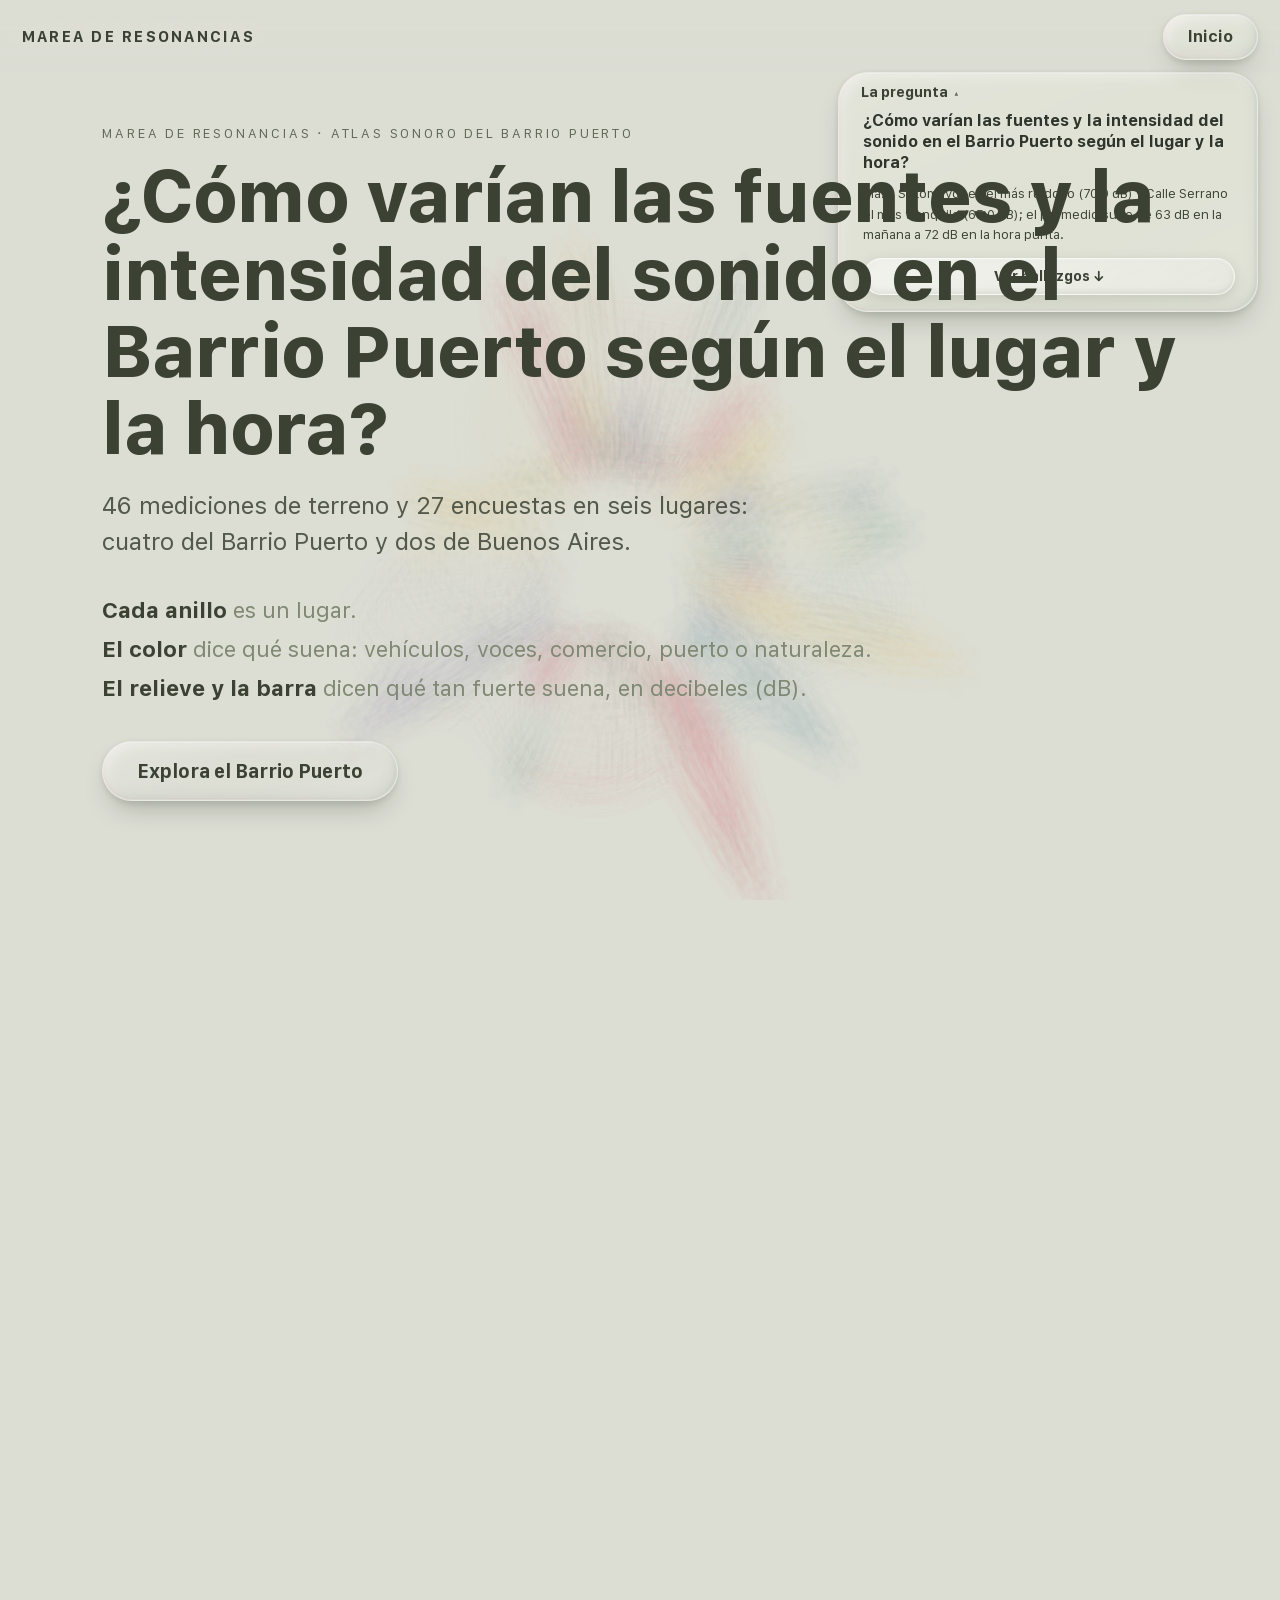
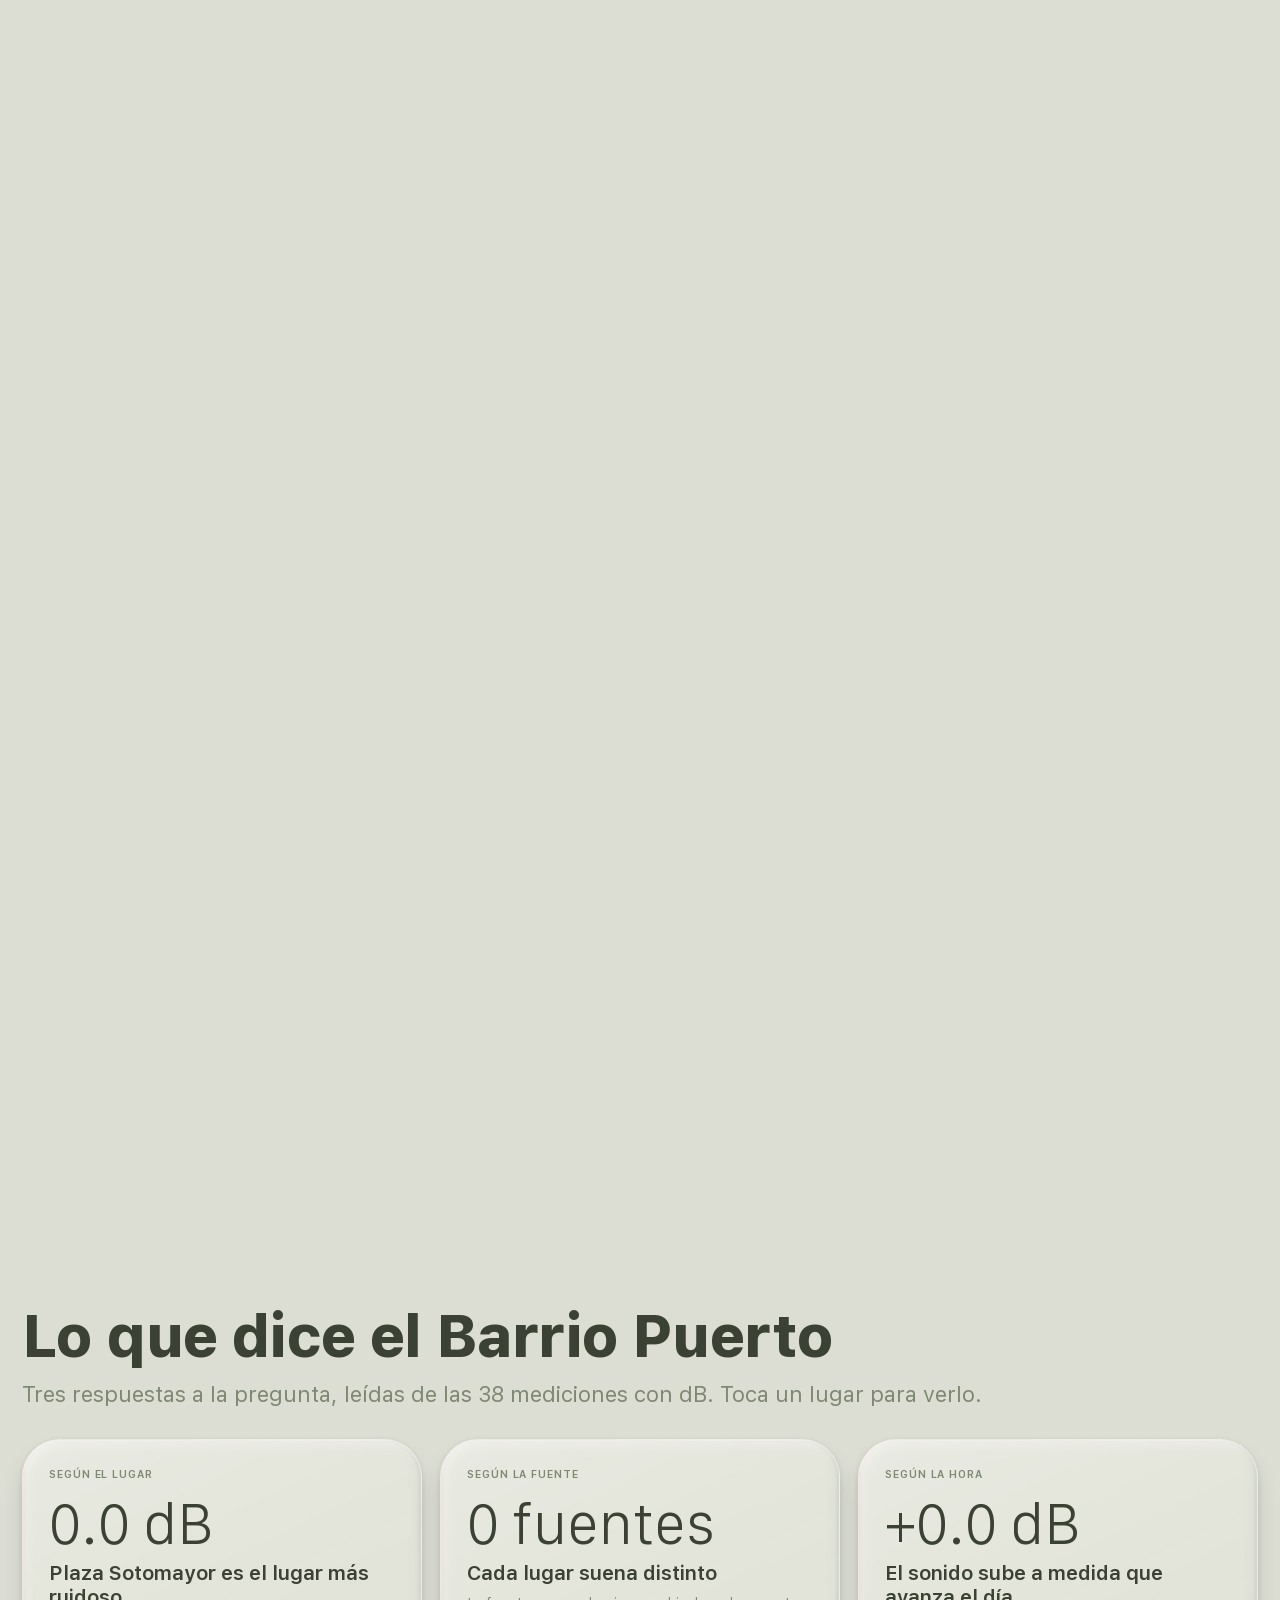
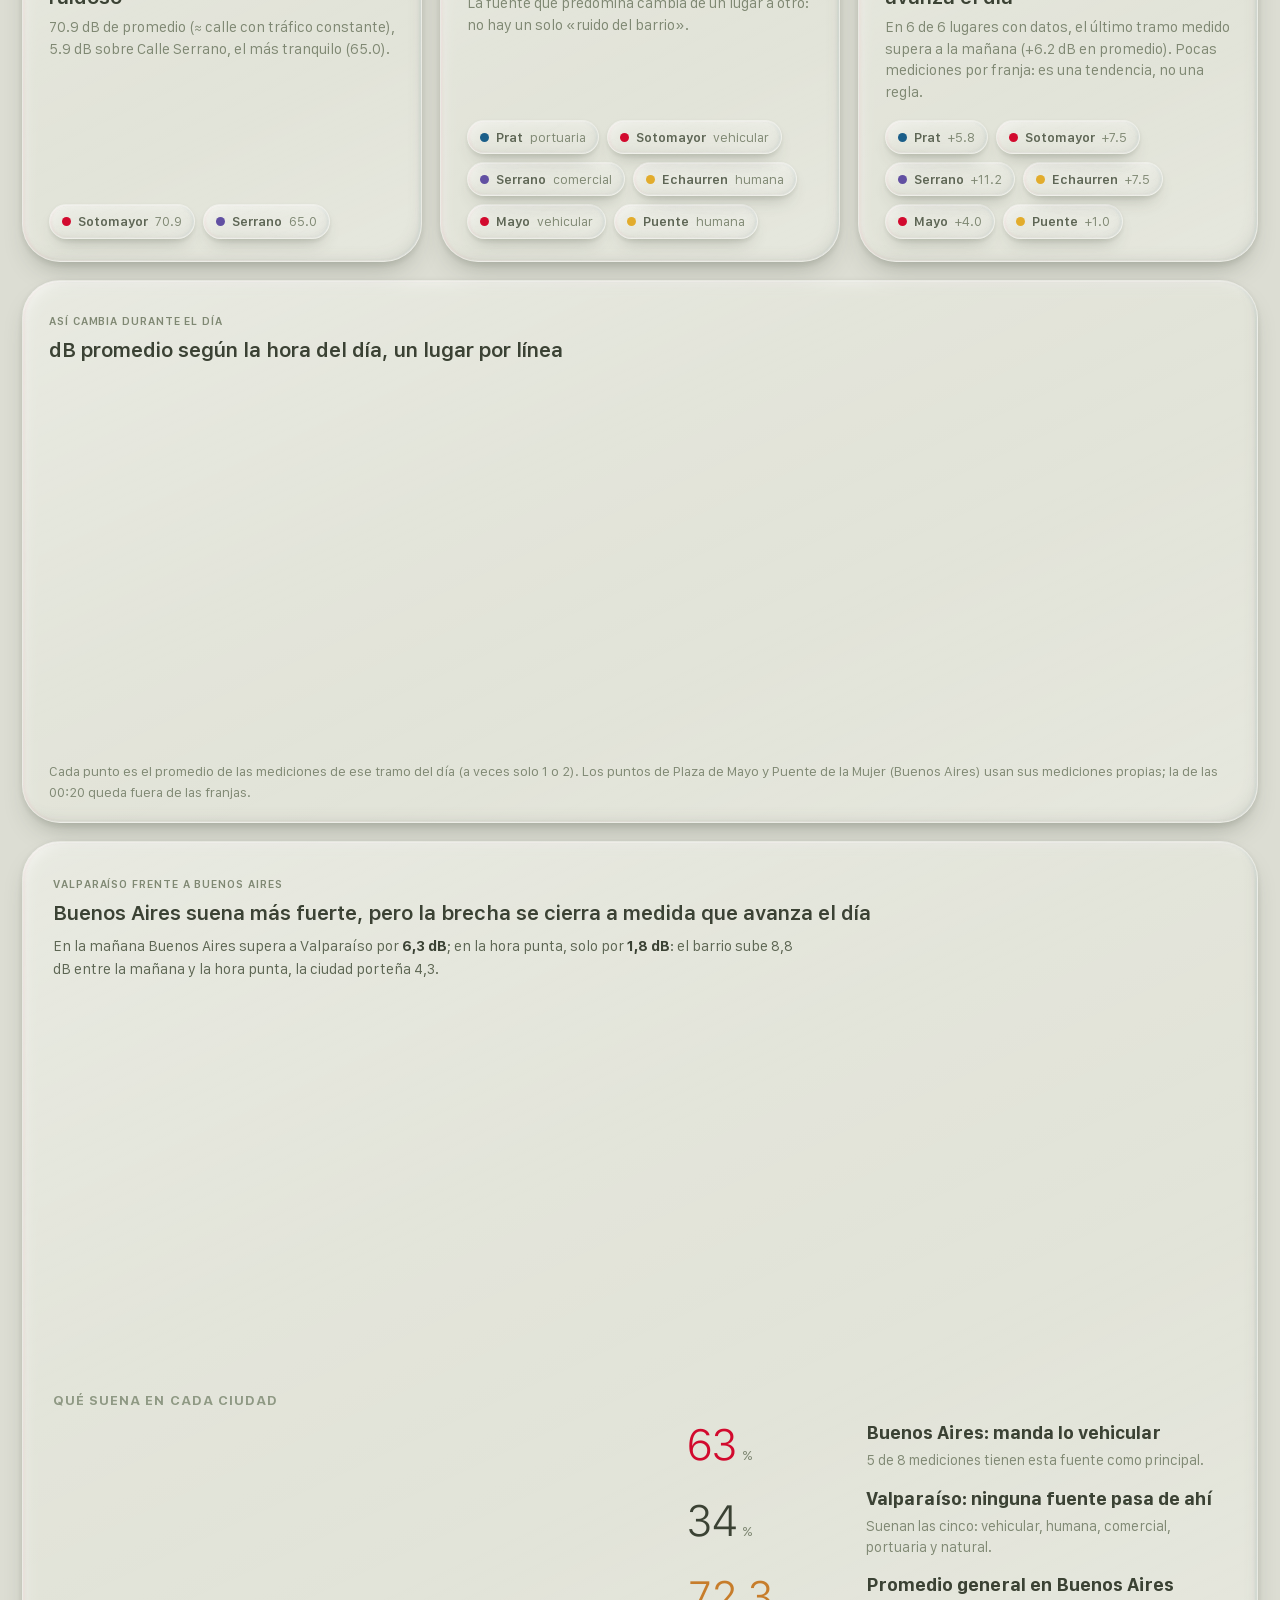
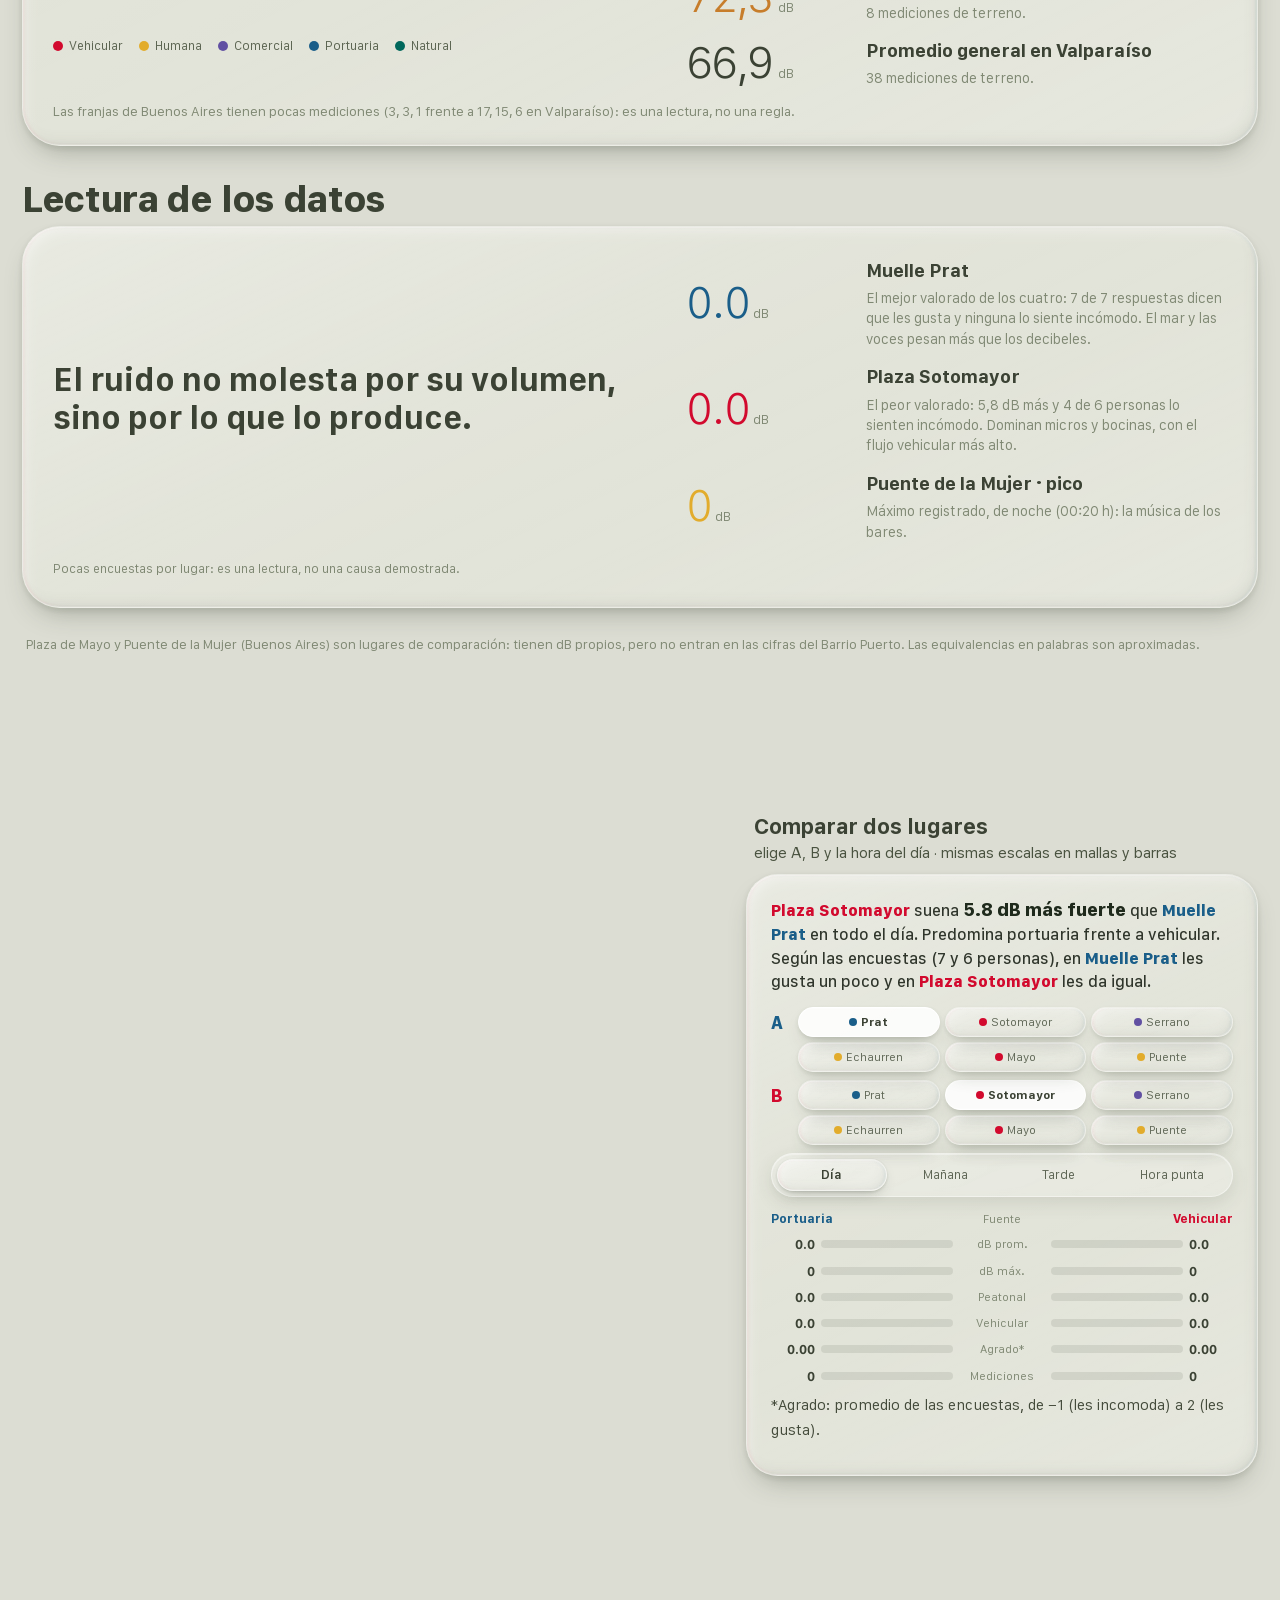
<file: index.html>
<!DOCTYPE html>
<html lang="es"><head><meta charset="utf-8"><meta name="theme-color" content="#DCDDD3"><script>(function(){var q=matchMedia('(prefers-color-scheme: dark)').matches?'dark':'light',t=q,s=null;try{s=localStorage.getItem('marea-theme')}catch(e){}if(s){var a=s.split(':');if((a[0]==='dark'||a[0]==='light')&&a[1]===q)t=a[0];else try{localStorage.removeItem('marea-theme')}catch(e){}}document.documentElement.dataset.theme=t;window.__DK=t==='dark';var m=document.querySelector('meta[name=theme-color]');if(m&&t==='dark')m.content='#05141F'})()</script><meta name="viewport" content="width=device-width,initial-scale=1">
<title>Marea de resonancias · Atlas sonoro del Barrio Puerto</title><link rel="preload" href="fonts/sf-pro.woff" as="font" type="font/woff" crossorigin><link rel="preload" href="fonts/sf-compact.woff" as="font" type="font/woff" crossorigin><link rel="stylesheet" href="style.css?v=238"><link id="dkcss" rel="stylesheet" href="dark.css?v=238" media="not all"><script>if(window.__DK)document.getElementById("dkcss").media="all"</script></head>
<body class="heroing">
<header><b>Marea de resonancias</b><nav id="nav" class="morph"><span class="lbl" tabindex="0">Inicio</span><a class="mb on" href="index.html">Visualización</a><a class="mb" href="about.html">Acerca del estudio</a></nav></header>
<section id="hero">
<div class="hs s1"><div class="eb">Marea de resonancias · atlas sonoro del Barrio Puerto</div>
<h1>¿Cómo varían las fuentes y la intensidad del sonido en el Barrio Puerto según el lugar y la hora?</h1>
<p>46 mediciones de terreno y 27 encuestas en seis lugares: cuatro del Barrio Puerto y dos de Buenos Aires.</p>
<ul class="hl"><li><b>Cada anillo</b> es un lugar.</li><li><b>El color</b> dice qué suena: vehículos, voces, comercio, puerto o naturaleza.</li><li><b>El relieve y la barra</b> dicen qué tan fuerte suena, en decibeles (dB).</li></ul>
<button id="go">Explora el Barrio Puerto</button></div>
</section>
<canvas id="c"></canvas>
<div id="leg"><div class="lgin"><button id="lgbtn" class="lgt" aria-expanded="false">Cómo leer</button><div class="lgb"></div></div></div>
<div id="bar"><div id="ctl" class="morph"><span class="lbl" tabindex="0"><span><b>Hora del día</b></span></span><button class="mb on" data-f="all">Todo el día</button><button class="mb" data-f="am">Mañana</button><button class="mb" data-f="pm">Tarde</button><button class="mb" data-f="pk">Hora punta</button></div><div id="cts" class="morph"><span class="lbl" tabindex="0"><span><b>Fuente</b></span></span><button class="mb on" data-c="">Todas</button><button class="mb" data-c="V">Vehicular</button><button class="mb" data-c="H">Humana</button><button class="mb" data-c="C">Comercial</button><button class="mb" data-c="M">Portuaria</button><button class="mb" data-c="N">Natural</button></div></div>
<div id="panel"><h2>Explora los seis sectores</h2></div><small id="psub">Pasa el cursor sobre un nodo o un rayo; clic para fijar un sector. Compara dB, flujos y agrado.</small>
<button id="back">← Volver a los seis sectores</button>
<div id="hint">Haz clic en un sector para expandirlo · teclas 1–6</div>
<div id="tip"></div>
<div id="ans"><button class="qt" id="qt" aria-expanded="true">La pregunta<i>▾</i></button><div class="ain"><b class="q">¿Cómo varían las fuentes y la intensidad del sonido en el Barrio Puerto según el lugar y la hora?</b><div class="a"><span>El sonido cambia según el lugar y tiende a subir durante el día.</span> <a href="#finds">Ver hallazgos ↓</a></div></div></div>
<button id="down" class="btn">Desplegar sectores ↓</button>
<div id="story"><section id="s1" class="spacer"></section><section id="s2" class="spacer"></section><section id="s2b" class="spacer"></section><section id="s3" class="panelsec"></section></div>
<script src="data.js?v=238"></script><script src="vita.js?v=238"></script><script src="app.js?v=238"></script><script src="story.js?v=238"></script><script src="audio.js?v=238"></script><script src="theme.js?v=238"></script><script src="glass.js?v=238"></script></body></html>
</file>
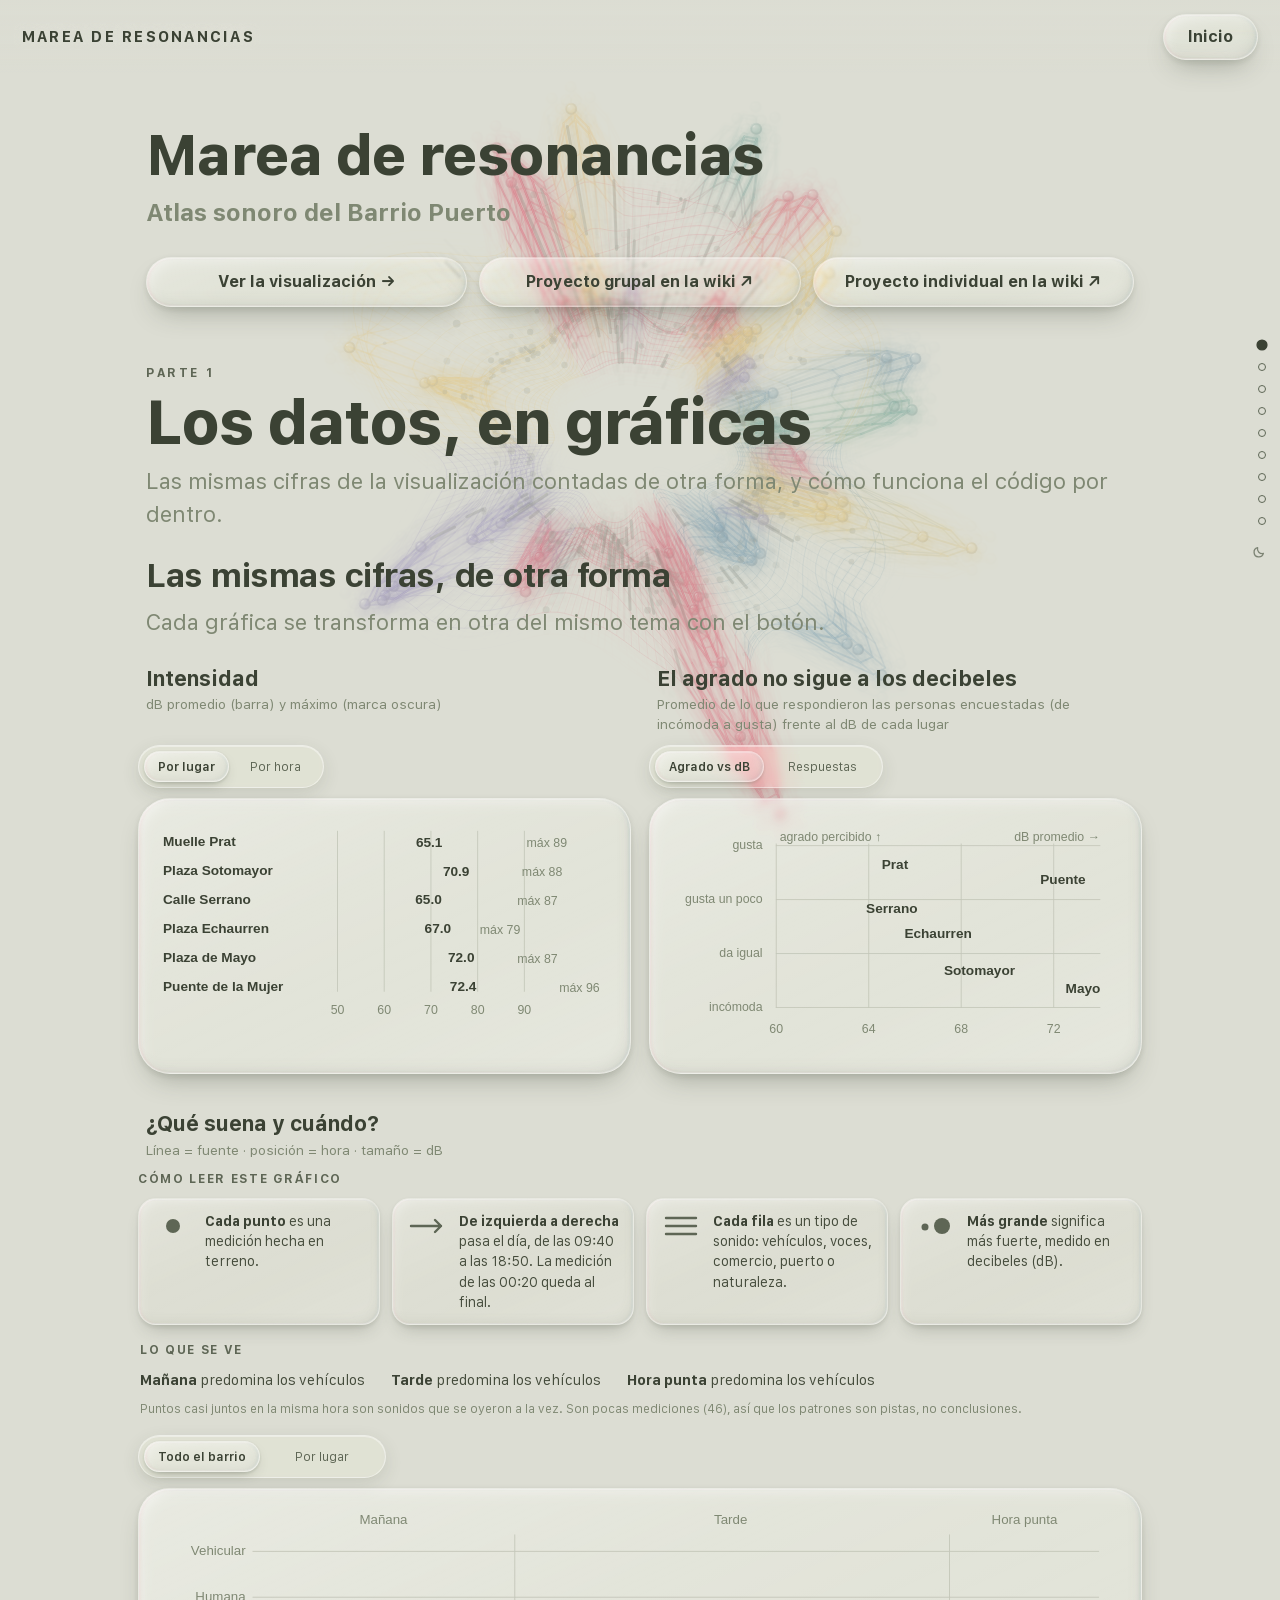
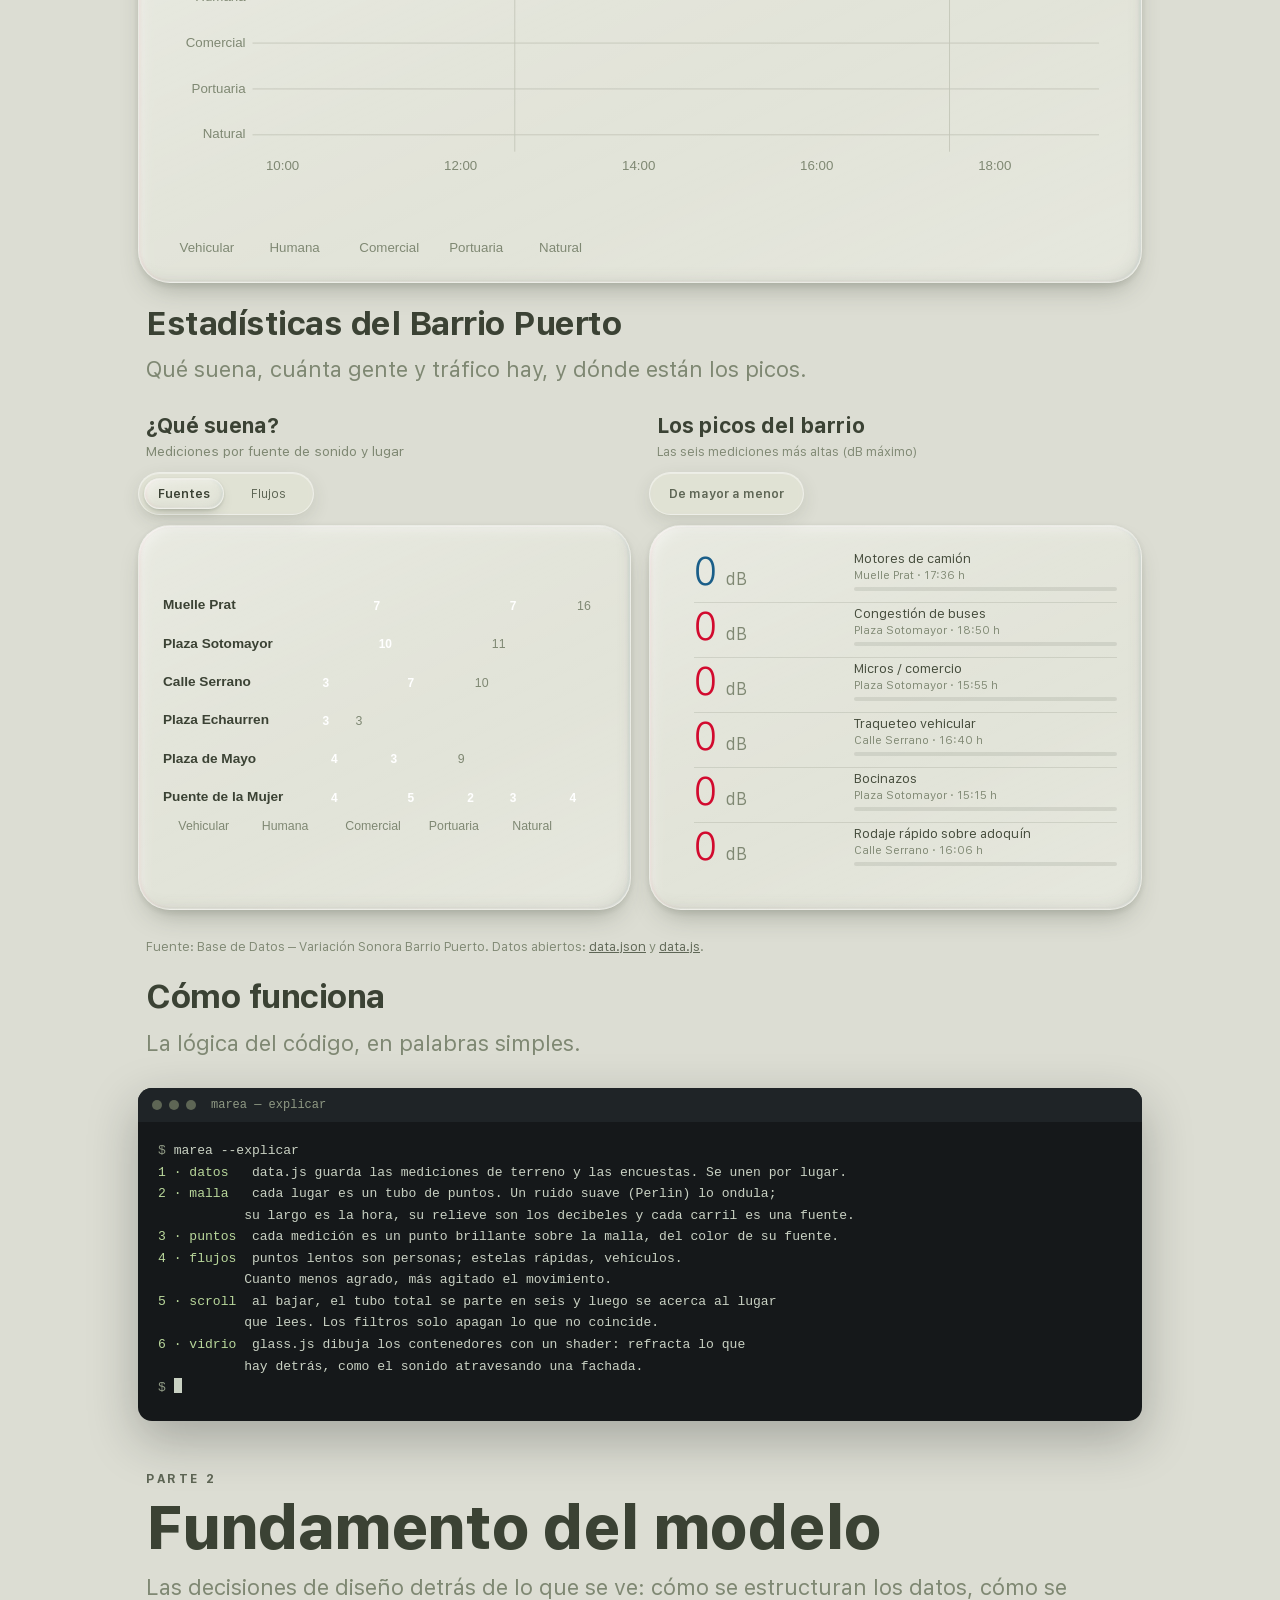
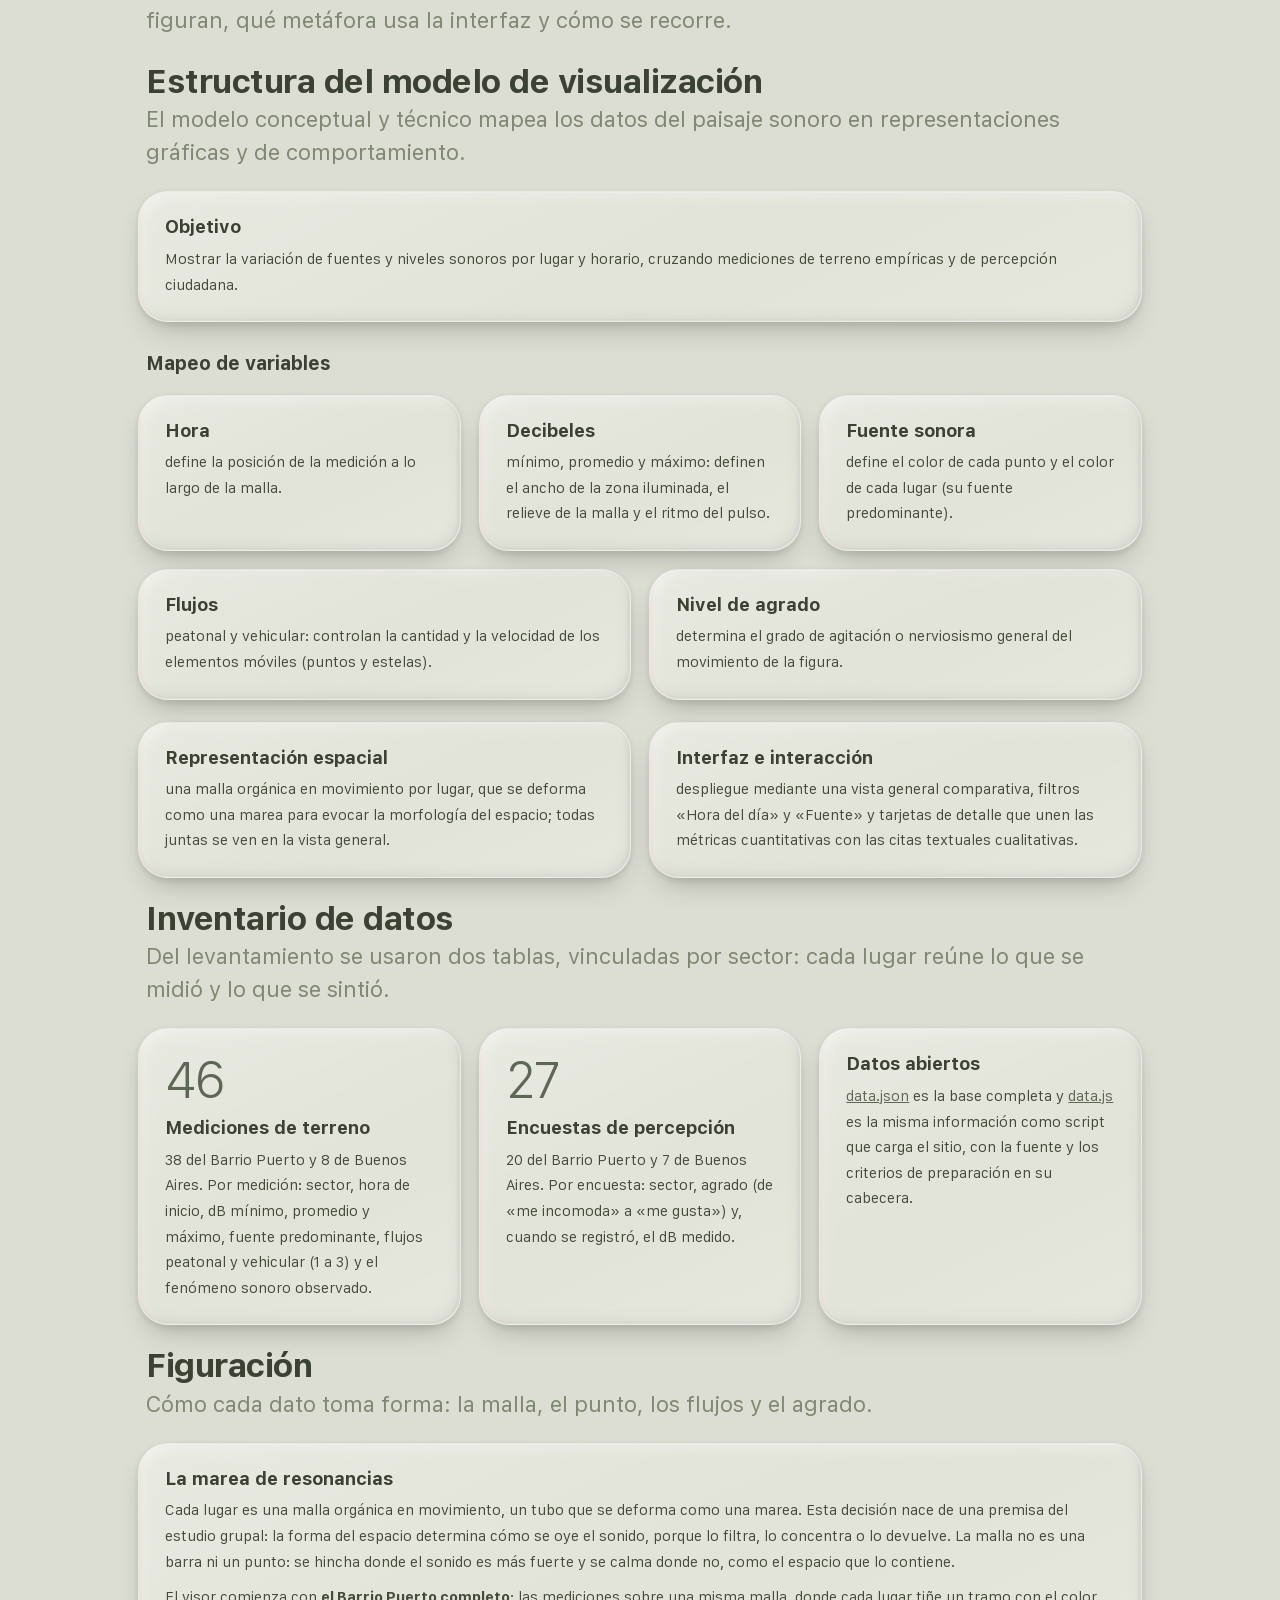
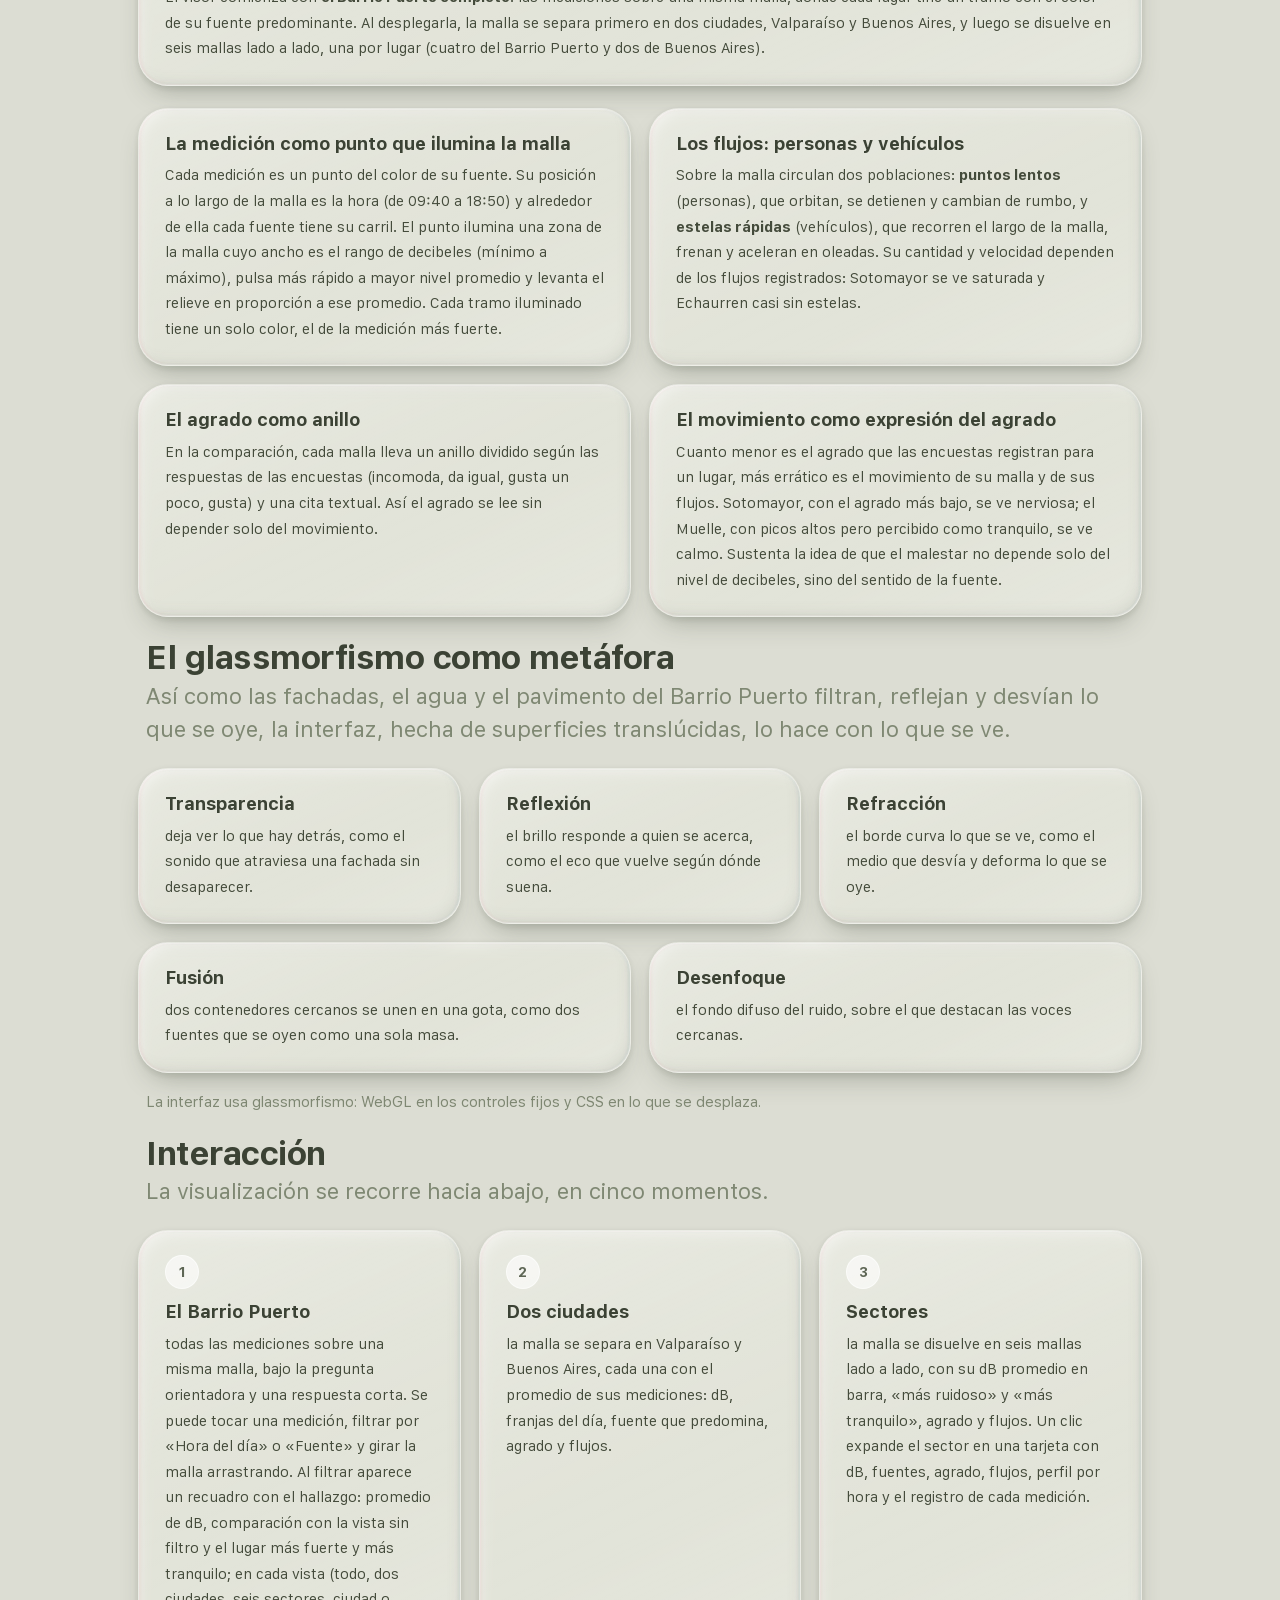
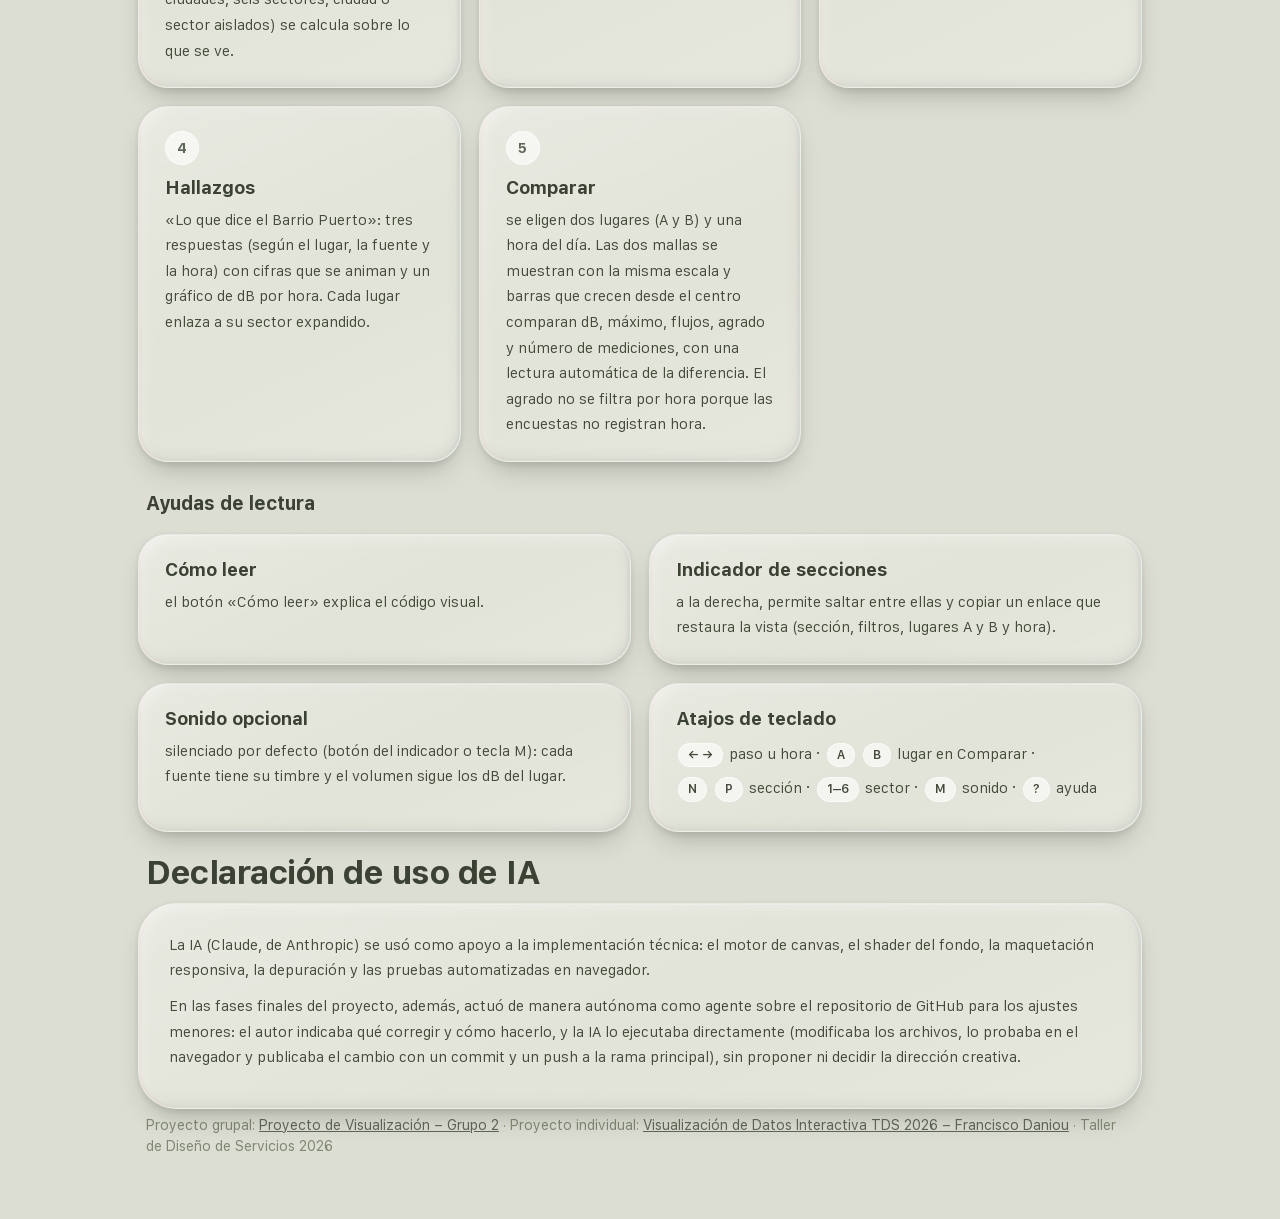
<file: about.html>
<!DOCTYPE html>
<html lang="es"><head><meta charset="utf-8"><meta name="theme-color" content="#DCDDD3"><script>(function(){var q=matchMedia('(prefers-color-scheme: dark)').matches?'dark':'light',t=q,s=null;try{s=localStorage.getItem('marea-theme')}catch(e){}if(s){var a=s.split(':');if((a[0]==='dark'||a[0]==='light')&&a[1]===q)t=a[0];else try{localStorage.removeItem('marea-theme')}catch(e){}}document.documentElement.dataset.theme=t;window.__DK=t==='dark';var m=document.querySelector('meta[name=theme-color]');if(m&&t==='dark')m.content='#05141F'})()</script><meta name="viewport" content="width=device-width,initial-scale=1">
<title>Acerca de Marea de resonancias</title><link rel="preload" href="fonts/sf-pro.woff" as="font" type="font/woff" crossorigin><link rel="preload" href="fonts/sf-compact.woff" as="font" type="font/woff" crossorigin><link rel="stylesheet" href="style.css?v=238"><link id="dkcss" rel="stylesheet" href="dark.css?v=238" media="not all"><script>if(window.__DK)document.getElementById("dkcss").media="all"</script></head>
<body class="about">
<header><b>Marea de resonancias</b><nav id="nav" class="morph"><span class="lbl" tabindex="0">Inicio</span><a class="mb" href="index.html">Visualización</a><a class="mb on" href="about.html">Acerca del estudio</a></nav></header>
<canvas id="c" aria-hidden="true"></canvas>
<div hidden><div id="leg"><div class="lgin"><button id="lgbtn" class="lgt" aria-expanded="false">Cómo leer</button><div class="lgb"></div></div></div><div id="bar"><div id="ctl" class="morph"><span class="lbl" tabindex="0"><b>Hora del día</b> · Todo el día</span><button class="mb on" data-f="all">Todo el día</button><button class="mb" data-f="am">Mañana</button><button class="mb" data-f="pm">Tarde</button><button class="mb" data-f="pk">Hora punta</button></div><div id="cts" class="morph"><span class="lbl" tabindex="0"><b>Fuente</b> · Todas</span><button class="mb on" data-c="">Todas</button><button class="mb" data-c="V">Vehicular</button><button class="mb" data-c="H">Humana</button><button class="mb" data-c="C">Comercial</button><button class="mb" data-c="M">Portuaria</button><button class="mb" data-c="N">Natural</button></div></div><div id="panel"></div><button id="back"></button><div id="hint"></div><div id="tip"></div><button id="down"></button><section id="hero" class="off"><button id="next"></button><button id="prev"></button><button id="go"></button></section></div>
<div class="wrap">
<section class="top"><h1>Marea de resonancias</h1><p class="sub">Atlas sonoro del Barrio Puerto</p><div class="brow"><a class="btn" href="index.html">Ver la visualización →</a><a class="btn" href="https://wiki.ead.pucv.cl/Proyecto_de_Visualizaci%C3%B3n_-_Grupo_2">Proyecto grupal en la wiki ↗</a><a class="btn" href="https://wiki.ead.pucv.cl/Visualizaci%C3%B3n_de_Datos_Interactiva_TDS_2026_-_Francisco_Daniou">Proyecto individual en la wiki ↗</a></div></section>
<div class="stack">
<div class="part"><span class="eb2">Parte 1</span><h2 class="part-h">Los datos, en gráficas</h2><p class="lead3">Las mismas cifras de la visualización contadas de otra forma, y cómo funciona el código por dentro.</p></div>
<h2 class="sh">Las mismas cifras, de otra forma</h2><div class="wrap2 charts2" id="ab-charts"></div>
<h2 class="sh">Estadísticas del Barrio Puerto</h2><div class="wrap2" id="s4"></div>
<h2 class="sh">Cómo funciona</h2><div class="wrap2" id="s5"></div>

<div class="part"><span class="eb2">Parte 2</span><h2 class="part-h">Fundamento del modelo</h2><p class="lead3">Las decisiones de diseño detrás de lo que se ve: cómo se estructuran los datos, cómo se figuran, qué metáfora usa la interfaz y cómo se recorre.</p></div>

<h2 class="sh">Estructura del modelo de visualización</h2>
<p class="lead3">El modelo conceptual y técnico mapea los datos del paisaje sonoro en representaciones gráficas y de comportamiento.</p>
<article class="card tile goal"><h3>Objetivo</h3><p>Mostrar la variación de fuentes y niveles sonoros por lugar y horario, cruzando mediciones de terreno empíricas y de percepción ciudadana.</p></article>
<h3 class="sh3">Mapeo de variables</h3>
<div class="tiles c5">
<article class="card tile"><h3>Hora</h3><p>define la posición de la medición a lo largo de la malla.</p></article>
<article class="card tile"><h3>Decibeles</h3><p>mínimo, promedio y máximo: definen el ancho de la zona iluminada, el relieve de la malla y el ritmo del pulso.</p></article>
<article class="card tile"><h3>Fuente sonora</h3><p>define el color de cada punto y el color de cada lugar (su fuente predominante).</p></article>
<article class="card tile"><h3>Flujos</h3><p>peatonal y vehicular: controlan la cantidad y la velocidad de los elementos móviles (puntos y estelas).</p></article>
<article class="card tile"><h3>Nivel de agrado</h3><p>determina el grado de agitación o nerviosismo general del movimiento de la figura.</p></article>
</div>
<div class="tiles t2">
<article class="card tile"><h3>Representación espacial</h3><p>una malla orgánica en movimiento por lugar, que se deforma como una marea para evocar la morfología del espacio; todas juntas se ven en la vista general.</p></article><article class="card tile"><h3>Interfaz e interacción</h3><p>despliegue mediante una vista general comparativa, filtros «Hora del día» y «Fuente» y tarjetas de detalle que unen las métricas cuantitativas con las citas textuales cualitativas.</p></article>
</div>

<h2 class="sh">Inventario de datos</h2>
<p class="lead3">Del levantamiento se usaron dos tablas, vinculadas por sector: cada lugar reúne lo que se midió y lo que se sintió.</p>
<div class="tiles">
<article class="card tile"><span class="num">46</span><h3>Mediciones de terreno</h3><p>38 del Barrio Puerto y 8 de Buenos Aires. Por medición: sector, hora de inicio, dB mínimo, promedio y máximo, fuente predominante, flujos peatonal y vehicular (1 a 3) y el fenómeno sonoro observado.</p></article>
<article class="card tile"><span class="num">27</span><h3>Encuestas de percepción</h3><p>20 del Barrio Puerto y 7 de Buenos Aires. Por encuesta: sector, agrado (de «me incomoda» a «me gusta») y, cuando se registró, el dB medido.</p></article>
<article class="card tile"><h3>Datos abiertos</h3><p><a href="data.json">data.json</a> es la base completa y <a href="data.js?v=238">data.js</a> es la misma información como script que carga el sitio, con la fuente y los criterios de preparación en su cabecera.</p></article>
</div>

<h2 class="sh">Figuración</h2>
<p class="lead3">Cómo cada dato toma forma: la malla, el punto, los flujos y el agrado.</p>
<article class="card tile span"><h3>La marea de resonancias</h3><p>Cada lugar es una malla orgánica en movimiento, un tubo que se deforma como una marea. Esta decisión nace de una premisa del estudio grupal: la forma del espacio determina cómo se oye el sonido, porque lo filtra, lo concentra o lo devuelve. La malla no es una barra ni un punto: se hincha donde el sonido es más fuerte y se calma donde no, como el espacio que lo contiene.</p><p>El visor comienza con <b>el Barrio Puerto completo</b>: las mediciones sobre una misma malla, donde cada lugar tiñe un tramo con el color de su fuente predominante. Al desplegarla, la malla se separa primero en dos ciudades, Valparaíso y Buenos Aires, y luego se disuelve en seis mallas lado a lado, una por lugar (cuatro del Barrio Puerto y dos de Buenos Aires).</p></article>
<div class="tiles t2">
<article class="card tile"><h3>La medición como punto que ilumina la malla</h3><p>Cada medición es un punto del color de su fuente. Su posición a lo largo de la malla es la hora (de 09:40 a 18:50) y alrededor de ella cada fuente tiene su carril. El punto ilumina una zona de la malla cuyo ancho es el rango de decibeles (mínimo a máximo), pulsa más rápido a mayor nivel promedio y levanta el relieve en proporción a ese promedio. Cada tramo iluminado tiene un solo color, el de la medición más fuerte.</p></article><article class="card tile"><h3>Los flujos: personas y vehículos</h3><p>Sobre la malla circulan dos poblaciones: <b>puntos lentos</b> (personas), que orbitan, se detienen y cambian de rumbo, y <b>estelas rápidas</b> (vehículos), que recorren el largo de la malla, frenan y aceleran en oleadas. Su cantidad y velocidad dependen de los flujos registrados: Sotomayor se ve saturada y Echaurren casi sin estelas.</p></article><article class="card tile"><h3>El agrado como anillo</h3><p>En la comparación, cada malla lleva un anillo dividido según las respuestas de las encuestas (incomoda, da igual, gusta un poco, gusta) y una cita textual. Así el agrado se lee sin depender solo del movimiento.</p></article><article class="card tile"><h3>El movimiento como expresión del agrado</h3><p>Cuanto menor es el agrado que las encuestas registran para un lugar, más errático es el movimiento de su malla y de sus flujos. Sotomayor, con el agrado más bajo, se ve nerviosa; el Muelle, con picos altos pero percibido como tranquilo, se ve calmo. Sustenta la idea de que el malestar no depende solo del nivel de decibeles, sino del sentido de la fuente.</p></article>
</div>

<h2 class="sh">El glassmorfismo como metáfora</h2>
<p class="lead3">Así como las fachadas, el agua y el pavimento del Barrio Puerto filtran, reflejan y desvían lo que se oye, la interfaz, hecha de superficies translúcidas, lo hace con lo que se ve.</p>
<div class="tiles c5">
<article class="card tile"><h3>Transparencia</h3><p>deja ver lo que hay detrás, como el sonido que atraviesa una fachada sin desaparecer.</p></article>
<article class="card tile"><h3>Reflexión</h3><p>el brillo responde a quien se acerca, como el eco que vuelve según dónde suena.</p></article>
<article class="card tile"><h3>Refracción</h3><p>el borde curva lo que se ve, como el medio que desvía y deforma lo que se oye.</p></article>
<article class="card tile"><h3>Fusión</h3><p>dos contenedores cercanos se unen en una gota, como dos fuentes que se oyen como una sola masa.</p></article>
<article class="card tile"><h3>Desenfoque</h3><p>el fondo difuso del ruido, sobre el que destacan las voces cercanas.</p></article>
</div>
<p class="note">La interfaz usa glassmorfismo: WebGL en los controles fijos y CSS en lo que se desplaza.</p>

<h2 class="sh">Interacción</h2>
<p class="lead3">La visualización se recorre hacia abajo, en cinco momentos.</p>
<div class="tiles">
<article class="card tile"><span class="sn">1</span><h3>El Barrio Puerto</h3><p>todas las mediciones sobre una misma malla, bajo la pregunta orientadora y una respuesta corta. Se puede tocar una medición, filtrar por «Hora del día» o «Fuente» y girar la malla arrastrando. Al filtrar aparece un recuadro con el hallazgo: promedio de dB, comparación con la vista sin filtro y el lugar más fuerte y más tranquilo; en cada vista (todo, dos ciudades, seis sectores, ciudad o sector aislados) se calcula sobre lo que se ve.</p></article>
<article class="card tile"><span class="sn">2</span><h3>Dos ciudades</h3><p>la malla se separa en Valparaíso y Buenos Aires, cada una con el promedio de sus mediciones: dB, franjas del día, fuente que predomina, agrado y flujos.</p></article>
<article class="card tile"><span class="sn">3</span><h3>Sectores</h3><p>la malla se disuelve en seis mallas lado a lado, con su dB promedio en barra, «más ruidoso» y «más tranquilo», agrado y flujos. Un clic expande el sector en una tarjeta con dB, fuentes, agrado, flujos, perfil por hora y el registro de cada medición.</p></article>
<article class="card tile"><span class="sn">4</span><h3>Hallazgos</h3><p>«Lo que dice el Barrio Puerto»: tres respuestas (según el lugar, la fuente y la hora) con cifras que se animan y un gráfico de dB por hora. Cada lugar enlaza a su sector expandido.</p></article>
<article class="card tile"><span class="sn">5</span><h3>Comparar</h3><p>se eligen dos lugares (A y B) y una hora del día. Las dos mallas se muestran con la misma escala y barras que crecen desde el centro comparan dB, máximo, flujos, agrado y número de mediciones, con una lectura automática de la diferencia. El agrado no se filtra por hora porque las encuestas no registran hora.</p></article>
</div>
<h3 class="sh3">Ayudas de lectura</h3>
<div class="tiles t2">
<article class="card tile"><h3>Cómo leer</h3><p>el botón «Cómo leer» explica el código visual.</p></article>
<article class="card tile"><h3>Indicador de secciones</h3><p>a la derecha, permite saltar entre ellas y copiar un enlace que restaura la vista (sección, filtros, lugares A y B y hora).</p></article>
<article class="card tile"><h3>Sonido opcional</h3><p>silenciado por defecto (botón del indicador o tecla M): cada fuente tiene su timbre y el volumen sigue los dB del lugar.</p></article>
<article class="card tile"><h3>Atajos de teclado</h3><p><span class="kg"><span class="kb2">← →</span> paso u hora</span> · <span class="kg"><span class="kb2">A</span> <span class="kb2">B</span> lugar en Comparar</span> · <span class="kg"><span class="kb2">N</span> <span class="kb2">P</span> sección</span> · <span class="kg"><span class="kb2">1–6</span> sector</span> · <span class="kg"><span class="kb2">M</span> sonido</span> · <span class="kg"><span class="kb2">?</span> ayuda</span></p></article>
</div>

<h2 class="sh">Declaración de uso de IA</h2><section class="card wide">
<p>La IA (Claude, de Anthropic) se usó como apoyo a la implementación técnica: el motor de canvas, el shader del fondo, la maquetación responsiva, la depuración y las pruebas automatizadas en navegador.</p>
<p>En las fases finales del proyecto, además, actuó de manera autónoma como agente sobre el repositorio de GitHub para los ajustes menores: el autor indicaba qué corregir y cómo hacerlo, y la IA lo ejecutaba directamente (modificaba los archivos, lo probaba en el navegador y publicaba el cambio con un commit y un push a la rama principal), sin proponer ni decidir la dirección creativa.</p>
</section>
</div>
<p class="foot">Proyecto grupal: <a href="https://wiki.ead.pucv.cl/Proyecto_de_Visualizaci%C3%B3n_-_Grupo_2">Proyecto de Visualización – Grupo 2</a> · Proyecto individual: <a href="https://wiki.ead.pucv.cl/Visualizaci%C3%B3n_de_Datos_Interactiva_TDS_2026_-_Francisco_Daniou">Visualización de Datos Interactiva TDS 2026 – Francisco Daniou</a> · Taller de Diseño de Servicios 2026</p>
</div>
<script src="data.js?v=238"></script><script src="vita.js?v=238"></script><script src="app.js?v=238"></script><script src="story.js?v=238"></script><script src="glass.js?v=238"></script>
<script>(function(){var S=[['hallazgos','Hallazgos']];var els=document.querySelectorAll('h2.sh');var nav=document.createElement('nav');nav.id='sec';nav.setAttribute('aria-label','Secciones de la página');
var items=[];els.forEach(function(h){var pv=h.previousElementSibling;items.push([pv&&pv.classList.contains('part')?pv:h,h.textContent.trim()]);});
nav.innerHTML=items.map(function(it,i){return '<button data-i="'+i+'" aria-label="'+it[1]+'"><span>'+it[1]+'</span><i></i></button>'}).join('');document.body.appendChild(nav);
var bs=[].slice.call(nav.querySelectorAll('button')),RM=matchMedia('(prefers-reduced-motion:reduce)').matches;
var pin=null;['wheel','touchstart','keydown'].forEach(function(ev){addEventListener(ev,function(){pin=null},{passive:true})});bs.forEach(function(b,i){b.addEventListener('click',function(){var y=items[i][0].getBoundingClientRect().top+scrollY-84;pin={i:i,y:Math.max(0,y),l:false,ly:0};scrollTo({top:y,behavior:RM?'auto':'smooth'})})});
var act=-1;function mark(){var y=scrollY+innerHeight*.35,a=0;items.forEach(function(it,i){if(it[0].getBoundingClientRect().top+scrollY<=y)a=i});if(scrollY+innerHeight>=document.documentElement.scrollHeight-4)a=items.length-1;if(pin){var mx=document.documentElement.scrollHeight-innerHeight;if(!pin.l&&(Math.abs(scrollY-pin.y)<6||scrollY>=mx-2)){pin.l=true;pin.ly=scrollY}if(pin.l&&Math.abs(scrollY-pin.ly)>30)pin=null;else a=pin.i}if(a!==act){act=a;bs.forEach(function(b,i){b.classList.toggle('on',i===a)})}}
addEventListener('scroll',function(){requestAnimationFrame(mark)},{passive:true});addEventListener('resize',mark);mark();})();</script>
<script src="theme.js?v=238"></script></body></html>
</file>
<file: style.css>
:root{--bg:#070a14;--fg:#e8ecf4;--mut:#7f8873;--line:rgba(255,255,255,.12);--V:#ff6b5e;--H:#f4c25b;--M:#8f9bff;--N:#5f8a4b}
*{box-sizing:border-box;margin:0}
html,body{height:100%;background:var(--bg);color:var(--fg);font:14px/1.5 "Helvetica Neue",Arial,sans-serif}
a{color:var(--N)}
header{position:fixed;top:0;left:0;right:0;z-index:5;display:flex;justify-content:space-between;align-items:center;padding:14px 22px;background:linear-gradient(var(--bg),transparent)}
header b{letter-spacing:.14em;font-size:12px;text-transform:uppercase}
header nav a{color:var(--fg);text-decoration:none;margin-left:18px;font-size:12px;letter-spacing:.1em;text-transform:uppercase;opacity:.7}
header nav a:hover,header nav a.on{opacity:1}
#c{position:fixed;top:0;left:0;right:0;bottom:0;width:100%;height:100%}
#hero{position:fixed;top:0;left:0;right:0;bottom:0;z-index:10;display:flex;flex-direction:column;justify-content:center;padding:0 8vw;background:rgba(220,221,211,.84);backdrop-filter:blur(14px);transition:opacity .8s}
#hero.off{opacity:0;pointer-events:none}
#hero h1{font-size:clamp(34px,6vw,76px);font-weight:300;line-height:1.05;max-width:14em}
#hero p{max-width:34em;margin:20px 0 28px;color:var(--mut);font-size:16px}
button{font:inherit;color:var(--fg);background:none;border:1px solid var(--line);border-radius:99px;padding:7px 16px;cursor:pointer;transition:.2s}
button:hover,button.on{background:rgba(255,255,255,.12);border-color:var(--fg)}
#hero button{align-self:flex-start;padding:12px 28px}
#ctl,#cts{position:fixed;left:22px;bottom:22px;z-index:4;display:flex;flex-wrap:wrap;gap:8px;align-items:center}
#ctl span,#cts span{color:var(--mut);font-size:11px;letter-spacing:.1em;text-transform:uppercase;margin-right:4px}
#leg{position:fixed;left:22px;top:60px;z-index:4;font-size:12px;color:var(--mut);max-width:240px}
#leg i{display:inline-block;width:9px;height:9px;border-radius:50%;margin-right:6px}
#leg div{margin:3px 0}
#leg hr{border:0;border-top:1px solid var(--line);margin:10px 0}
#grad{height:6px;border-radius:3px;background:linear-gradient(90deg,#D20A2E,#E2AC2C,#00675B);margin:6px 0 2px}
#grad+div{display:flex;justify-content:space-between}
#panel{position:fixed;right:22px;bottom:22px;width:min(330px,calc(100% - 44px));z-index:4;padding:18px;border:1px solid var(--line);border-radius:18px;background:rgba(14,18,32,.62);backdrop-filter:blur(16px)}
#panel h2{font-weight:400;font-size:20px;margin-bottom:2px}
#panel small{color:var(--mut)}
#panel .g{display:grid;grid-template-columns:1fr 1fr;gap:8px;margin:12px 0}
#panel .g div{border-top:1px solid var(--line);padding-top:6px;font-size:11px;color:var(--mut);text-transform:uppercase;letter-spacing:.06em}
#panel .g b{display:block;font-size:20px;font-weight:300;color:var(--fg);letter-spacing:0;text-transform:none}
#panel q{display:block;font-style:italic;color:var(--fg);opacity:.85;font-size:13px}
#tip{position:fixed;z-index:6;pointer-events:none;max-width:250px;padding:10px 12px;border-radius:12px;font-size:12px;background:rgba(14,18,32,.85);border:1px solid var(--line);display:none}
#tip b{display:block;margin-bottom:2px}
main{max-width:760px;margin:0 auto;padding:110px 22px 80px}
main h1{font-size:44px;font-weight:300;line-height:1.1;margin-bottom:10px}
main h2{font-size:12px;letter-spacing:.14em;text-transform:uppercase;color:var(--N);margin:38px 0 8px;font-weight:600}
main p,main li{color:#4f5746;margin-bottom:10px}
main ul{padding-left:18px}
main .lead{font-size:18px;color:var(--fg)}
@media(max-width:700px){#panel{bottom:70px}}
/* v2: tamaños y modo expandido */
html,body{font-size:17px}
header b{font-size:16px}header nav a{font-size:15px}
#hero h1{font-size:clamp(36px,5.6vw,80px);font-weight:800;line-height:1.08;max-width:16em;letter-spacing:-.01em}
#hero p{font-size:clamp(18px,2vw,24px);color:var(--fg);opacity:.85;max-width:30em}
#hero ul{list-style:none;padding:0;margin:0 0 30px;font-size:clamp(17px,1.8vw,22px);color:var(--mut)}
#hero li{margin:6px 0}#hero li b{color:var(--fg)}
#hero button{font-size:20px;padding:14px 34px}
#leg{font-size:15px;max-width:310px}#leg i{width:13px;height:13px}
#ctl span,#cts span{font-size:14px}#ctl button,#cts button{font-size:16px;padding:10px 20px}
#back{position:fixed;top:64px;left:50%;transform:translateX(-50%);z-index:6;display:none;font-size:16px;padding:10px 22px;background:rgba(14,18,32,.8)}
#panel{width:min(400px,calc(100% - 44px));padding:22px;font-size:16px}
#panel h2{font-size:30px}#panel small{font-size:14px}
#panel .g div{font-size:13px}#panel .g b{font-size:30px}
#panel q{font-size:17px;margin-top:6px}#panel q:before,#panel q:after{content:'“'}#panel q:after{content:'”'}
#panel .hint{display:block;margin-top:10px;color:var(--N)}
#panel.big{top:64px;bottom:22px;width:min(440px,calc(100% - 44px));overflow:auto}
.det{border-left:4px solid;padding:8px 12px;margin:14px 0;background:rgba(255,255,255,.05);border-radius:0 10px 10px 0;font-size:15px}
.det b{display:block;font-size:17px}
.list{margin-top:12px}
.it{display:grid;grid-template-columns:12px 1fr auto;gap:2px 10px;align-items:center;width:100%;text-align:left;border-radius:12px;margin:4px 0;font-size:15px;padding:8px 12px}
.it span{width:10px;height:10px;border-radius:50%;grid-row:span 2}.it em{grid-column:2;color:var(--mut);font-size:13px}.it b{grid-row:span 2;font-weight:600}
#tip{font-size:15px;max-width:320px;padding:12px 14px}
main p,main li{font-size:17px}main .lead{font-size:21px}main h2{font-size:14px}
@media(max-width:700px){#panel.big{top:110px}}
.fl{margin:12px 0}.fl div{display:grid;grid-template-columns:96px 1fr 60px;align-items:center;gap:10px;margin:6px 0;font-size:15px}
.fl .tr{height:8px;border-radius:4px;background:rgba(255,255,255,.12);overflow:hidden}.fl i{display:block;height:100%;background:#fff;border-radius:4px}.fl .v i{background:#ff9a8c}.fl b{font-size:15px!important;text-align:right;color:var(--fg)}
#leg{font-size:14.5px;max-height:calc(100vh - 150px);overflow:auto}
/* v5: leyenda horizontal, sin panel en vista general */
#leg{top:56px;left:22px;right:22px;max-width:none;max-height:none;overflow:visible;display:flex;gap:36px;font-size:14px;line-height:1.45}
#leg .lg{flex:1}#leg .lg span{display:inline-block;margin:2px 14px 2px 0;white-space:nowrap}#leg i{width:11px;height:11px}
#panel.big{top:190px}
#hint{position:fixed;left:50%;bottom:30px;transform:translateX(-30%);z-index:4;font-size:15px;color:var(--mut)}
@media(max-width:900px){#panel.big{top:110px}#hint{display:none!important}}
#back{top:186px;left:22px;transform:none}
@media(max-width:900px){#back{top:70px;left:50%;transform:translateX(-50%)}}
#back{top:186px;left:22px;transform:none}
@media(max-width:900px){#back{top:70px;left:50%;transform:translateX(-50%)}}
#hero .eb{font-size:14px;letter-spacing:.2em;text-transform:uppercase;color:var(--N);margin-bottom:22px}
/* v7: vidrio líquido. Capa WebGL (glass.js) + vidrio CSS de respaldo (Safari usa -webkit-backdrop-filter) */
#c{z-index:0}
#glass{position:fixed;top:0;left:0;width:100%;height:100%;z-index:1;pointer-events:none}
body.gl #c{opacity:0;z-index:2}
#leg,#panel,#back,#hint,#ctl button,#hero button,main,#leg,#panel,#back,#hint,#cts button,#hero button,main{
  background:linear-gradient(135deg,rgba(255,255,255,.16),rgba(255,255,255,.04) 55%,rgba(255,255,255,.08));
  -webkit-backdrop-filter:blur(16px) saturate(1.6) brightness(1.1);backdrop-filter:blur(16px) saturate(1.6) brightness(1.1);
  border:1px solid rgba(255,255,255,.18);color:var(--fg);
  box-shadow:inset .5px .5px 1px rgba(255,255,255,.22),inset -.5px -.5px 1px rgba(255,255,255,.06),inset 0 0 24px rgba(255,255,255,.06),0 12px 32px rgba(70,78,62,.2)}
#hero{-webkit-backdrop-filter:blur(14px);backdrop-filter:blur(14px)}
#leg{padding:16px 24px;border-radius:30px}
#panel{border-radius:34px}
#hint{padding:10px 22px;border-radius:99px;color:#4f5746}
#back,#ctl button,#hero button,#back,#cts button,#hero button{border-radius:99px}
#ctl button,#cts button{transition:transform .35s cubic-bezier(.3,1.6,.5,1),background .3s}
#ctl button:hover,#cts button:hover{transform:scale(1.06)}
#ctl button.on,#cts button.on{background:linear-gradient(135deg,rgba(255,255,255,.32),rgba(255,255,255,.1))}
.it{background:rgba(255,255,255,.05);border-color:rgba(255,255,255,.14)}.it.on{background:rgba(255,255,255,.16);border-color:rgba(255,255,255,.5)}
/* página "acerca": vidrio sobre manchas de color */
body.about{background:radial-gradient(circle at 15% 18%,rgba(255,255,255,.07),transparent 42%),radial-gradient(circle at 85% 65%,rgba(200,72,59,.12),transparent 40%),radial-gradient(circle at 25% 88%,rgba(197,138,20,.1),transparent 42%),var(--bg);background-attachment:fixed}
main{width:calc(100% - 32px);margin:96px auto 60px;padding:40px 44px;border-radius:40px}
@media(max-width:700px){main{padding:26px 22px}}
#back{top:198px}#panel.big{top:200px}
#hint{left:auto;right:22px;transform:none;max-width:42vw}
@media(max-width:1100px){#back{top:70px}#panel.big{top:70px}}
/* v8: mismo vidrio en inicio, cartel de ficha y página "acerca" */
#tip,.card,.btn{
  background:linear-gradient(135deg,rgba(255,255,255,.16),rgba(255,255,255,.04) 55%,rgba(255,255,255,.08));
  -webkit-backdrop-filter:blur(16px) saturate(1.6) brightness(1.1);backdrop-filter:blur(16px) saturate(1.6) brightness(1.1);
  border:1px solid rgba(255,255,255,.18);color:var(--fg);
  box-shadow:inset .5px .5px 1px rgba(255,255,255,.22),inset -.5px -.5px 1px rgba(255,255,255,.06),inset 0 0 24px rgba(255,255,255,.06),0 12px 32px rgba(70,78,62,.2)}
#tip{border-radius:24px;padding:14px 18px}
body.gl #hero{background:transparent;-webkit-backdrop-filter:none;backdrop-filter:none}
#leg,#ctl,#hint,#panel,#back,#leg,#cts,#hint,#panel,#back{transition:opacity .8s}
body.heroing #leg,body.heroing #ctl,body.heroing #hint,body.heroing #panel,body.heroing #back,body.heroing #tip,body.heroing #leg,body.heroing #cts,body.heroing #hint,body.heroing #panel,body.heroing #back,body.heroing #tip{opacity:0;pointer-events:none}
#hero>*{position:relative;z-index:1}
.btn{display:inline-block;padding:12px 26px;border-radius:99px;color:var(--fg);text-decoration:none;font-size:16px;transition:transform .35s cubic-bezier(.3,1.6,.5,1)}
.btn:hover{transform:scale(1.05)}
/* about */
.wrap{position:relative;z-index:3;padding:92px 28px 56px;max-width:1500px;margin:0 auto}
.top{padding:34px 8px 34px}
.top h1{font-size:clamp(40px,6vw,84px);font-weight:800;letter-spacing:-.01em;line-height:1.05}
.top .sub{font-size:clamp(17px,2vw,24px);color:var(--mut);margin:10px 0 26px}
.cols{column-count:2;column-gap:22px}
.card{break-inside:avoid;-webkit-column-break-inside:avoid;display:block;margin:0 0 22px;padding:32px 36px;border-radius:38px}
.card h2{font-size:14px;letter-spacing:.16em;text-transform:uppercase;color:var(--N);margin:0 0 14px;font-weight:700}
.card h3{font-size:21px;font-weight:600;margin:22px 0 8px}
.card p,.card li{font-size:16.5px;line-height:1.65;color:#444b3b;margin:0 0 10px}
.card ul,.card ol{padding-left:20px;margin:0 0 10px}.card ul ul{margin:6px 0 0}
.card em.q{display:block;font-size:19px;color:var(--fg);margin:4px 0 8px}
.foot{padding:6px 8px;color:var(--mut);font-size:14px}
@media(max-width:900px){.cols{column-count:1}.card{padding:24px 22px;border-radius:30px}}
#hero{overflow:auto;padding-top:64px;padding-bottom:40px}
#hero h1{font-size:clamp(30px,min(5.6vw,8.2vh),80px)}
#hero p{font-size:clamp(16px,min(2vw,3vh),24px)}
#hero ul{font-size:clamp(15px,min(1.8vw,2.8vh),22px)}
#hero .eb{margin-bottom:14px}
#hint{white-space:nowrap}
#tip{text-shadow:0 1px 8px rgba(255,255,255,.7)}
/* v9: pills contenedores que se expanden y se dividen (horizontal) + about en 3 columnas */
.morph{display:flex;align-items:center;flex-wrap:nowrap;gap:0}
#ctl,#nav,#cts,#nav{gap:0}
#ctl .lbl,#nav .lbl,#ctl .mb,#nav .mb,#cts .lbl,#nav .lbl,#cts .mb,#nav .mb{display:inline-block;white-space:nowrap;overflow:hidden;cursor:pointer;border-radius:99px;font-size:16px;letter-spacing:0;text-transform:none;color:var(--fg);text-decoration:none;opacity:1;margin:0;
  transition:max-width .6s cubic-bezier(.3,1.25,.5,1),padding .6s cubic-bezier(.3,1.25,.5,1),margin .6s cubic-bezier(.3,1.25,.5,1),opacity .4s,border-width .4s,background .3s}
#ctl .lbl,#nav .lbl,#cts .lbl,#nav .lbl{padding:10px 24px;max-width:300px;border:1px solid rgba(255,255,255,.18);
  background:linear-gradient(135deg,rgba(255,255,255,.16),rgba(255,255,255,.04) 55%,rgba(255,255,255,.08));-webkit-backdrop-filter:blur(16px) saturate(1.6) brightness(1.1);backdrop-filter:blur(16px) saturate(1.6) brightness(1.1);
  box-shadow:inset .5px .5px 1px rgba(255,255,255,.22),inset -.5px -.5px 1px rgba(255,255,255,.06),0 12px 32px rgba(70,78,62,.2)}
#ctl .mb,#nav .mb,#cts .mb,#nav .mb{max-width:0;padding:10px 0;border-width:0;border-style:solid;border-color:rgba(255,255,255,.22);opacity:0}
#nav .mb{background:linear-gradient(135deg,rgba(255,255,255,.16),rgba(255,255,255,.04) 55%,rgba(255,255,255,.08));-webkit-backdrop-filter:blur(16px) saturate(1.6) brightness(1.1);backdrop-filter:blur(16px) saturate(1.6) brightness(1.1);box-shadow:inset .5px .5px 1px rgba(255,255,255,.22),inset -.5px -.5px 1px rgba(255,255,255,.06),0 12px 32px rgba(70,78,62,.2)}
#ctl .mb.on,#nav .mb.on,#cts .mb.on,#nav .mb.on{background:linear-gradient(135deg,rgba(255,255,255,.32),rgba(255,255,255,.1))}
#ctl,#cts{bottom:22px}
.cols{display:grid;grid-template-columns:repeat(3,minmax(0,1fr));gap:22px;align-items:start;column-count:auto}
.col{display:flex;flex-direction:column;gap:22px;min-width:0}
.card{margin:0;padding:28px 30px}
.card p,.card li{font-size:15.5px}
@media(max-width:1100px){.cols{grid-template-columns:1fr;max-width:820px;margin:0 auto}}
#leg{top:72px}

/* v10: touch (.open) separado de hover; responsivo móvil */
#ctl.open .lbl,#nav.open .lbl,responsivo móvil */
#cts.open .lbl,#nav.open .lbl{max-width:0;padding-left:0;padding-right:0;border-width:0;opacity:0}
#ctl.open .mb,#nav.open .mb,#cts.open .mb,#nav.open .mb{max-width:240px;padding:10px 22px;margin-left:8px;border-width:1px;opacity:1}
#ctl.open .mb:first-of-type,#nav.open .mb:first-of-type,#cts.open .mb:first-of-type,#nav.open .mb:first-of-type{margin-left:0}
@media (hover:hover){
#ctl:hover .lbl,#ctl:focus-within .lbl,#nav:hover .lbl,#nav:focus-within .lbl,#cts:hover .lbl,#cts:focus-within .lbl,#nav:hover .lbl,#nav:focus-within .lbl{max-width:0;padding-left:0;padding-right:0;border-width:0;opacity:0}
#ctl:hover .mb,#ctl:focus-within .mb,#nav:hover .mb,#nav:focus-within .mb,#cts:hover .mb,#cts:focus-within .mb,#nav:hover .mb,#nav:focus-within .mb{max-width:240px;padding:10px 22px;margin-left:8px;border-width:1px;opacity:1}
#ctl:hover .mb:first-of-type,#ctl:focus-within .mb:first-of-type,#nav:hover .mb:first-of-type,#nav:focus-within .mb:first-of-type,#cts:hover .mb:first-of-type,#cts:focus-within .mb:first-of-type,#nav:hover .mb:first-of-type,#nav:focus-within .mb:first-of-type{margin-left:0}}
#tip{max-width:min(320px,80vw)}
@media(max-width:760px){
html,body{font-size:16px}
header{padding:10px 14px}
header b{font-size:12px;letter-spacing:.12em}
#nav .lbl,#nav .mb,#ctl .lbl,#ctl .mb,#nav .lbl,#nav .mb,#cts .lbl,#cts .mb{font-size:14px}
#nav .lbl,#ctl .lbl,#nav .lbl,#cts .lbl{padding:8px 18px}
#nav.open .mb{padding:8px 13px;margin-left:6px;font-size:13px}
#ctl.open .mb,#cts.open .mb{padding:8px 12px;margin-left:6px;font-size:13px}
#nav.open .mb:first-of-type,#ctl.open .mb:first-of-type,#nav.open .mb:first-of-type,#cts.open .mb:first-of-type{margin-left:0}
body.navopen header b{opacity:0}
#ctl,#cts{left:14px;right:14px;bottom:calc(14px + env(safe-area-inset-bottom,0px))}
#back{top:66px;left:14px;transform:none;font-size:14px;padding:7px 14px}
#panel.big{top:var(--pt,50%);bottom:calc(64px + env(safe-area-inset-bottom,0px));left:12px;right:12px;width:auto;padding:16px 18px;border-radius:28px;-webkit-overflow-scrolling:touch}
#panel h2{font-size:22px}#panel .g b{font-size:22px}#panel .g div{font-size:11px}#panel q{font-size:14px}
.it{font-size:14px;padding:6px 10px}
.wrap{padding:84px 14px 40px}
.top h1{font-size:clamp(34px,11vw,56px)}
.card{padding:22px 20px}
}

/* v11: «Cómo leer» = pill que se transforma en la leyenda (punteo estructurado) */
#leg{position:fixed;top:72px;left:22px;right:auto;z-index:4;width:122px;height:38px;max-width:none;max-height:none;padding:0;display:block;overflow:hidden;border-radius:99px;font-size:14px;line-height:1.45;gap:0;
  transition:width .65s cubic-bezier(.3,1.15,.5,1),height .65s cubic-bezier(.3,1.15,.5,1),border-radius .65s ease,opacity .8s}
#leg.open{width:calc(100vw - 44px);height:var(--oh,200px);border-radius:30px}
.lgin{width:calc(100vw - 44px)}
.lgt{display:block;font:inherit;font-size:15px;font-weight:700;color:var(--fg);background:none;border:0;padding:0 22px;height:38px;line-height:38px;cursor:pointer;text-align:left;white-space:nowrap;border-radius:0}
.lgt::after{content:' ▾';font-size:11px;opacity:.7}#leg.open .lgt::after{content:' ▴'}
.lgb{padding:2px 24px 18px;opacity:0;transition:opacity .35s}#leg.open .lgb{opacity:1;transition-delay:.25s}
.lcols{display:grid;grid-template-columns:1.05fr 1fr 1.15fr 1.1fr;gap:28px}
.lc h4{font-size:12.5px;letter-spacing:.07em;text-transform:uppercase;color:var(--N);margin:0 0 6px;font-weight:700}
.lc ul{list-style:none;padding:0;margin:0}.lc li{position:relative;padding-left:16px;margin:3px 0;color:#444b3b}
.lc li::before{content:'•';position:absolute;left:3px;color:var(--mut)}
.lc ul.dots li::before{display:none}.lc ul.dots li{padding-left:20px}.lc .dots i{position:absolute;left:0;top:5px;margin:0}
.lc li b{color:var(--fg)}
@media(min-width:1101px){#back{top:var(--lb,198px)}#panel.big{top:calc(var(--lb,198px) + 4px)}}
@media(max-width:1100px){
#leg{top:66px;left:auto;right:14px;width:122px;z-index:7}
#leg.open{width:calc(100vw - 28px)}
.lgin{width:calc(100vw - 28px)}
.lcols{grid-template-columns:1fr;gap:12px}
.lgb{max-height:calc(100vh - 215px);overflow:auto;-webkit-overflow-scrolling:touch}}
@media(min-width:760px) and (max-width:1100px){.lcols{grid-template-columns:1fr 1fr}}
/* leyenda abierta sobre las figuras (móvil/tablet): velo oscuro para que el punteo se lea */
@media(max-width:1100px){body.gl #leg.open{background:rgba(220,221,211,.78)}}
/* v12: overlay en dos secciones + enlaces de wiki */
#hero{justify-content:flex-start}
#hero .hs{display:none;flex-direction:column;align-items:flex-start;margin:auto 0;animation:hsIn .6s ease both}
#hero:not(.s2) .s1,#hero.s2 .s2{display:flex}
@keyframes hsIn{from{opacity:0;transform:translateY(14px)}to{opacity:1;transform:none}}
#hero h2{font-size:clamp(24px,min(4.2vw,6.4vh),54px);font-weight:800;line-height:1.1;max-width:18em;letter-spacing:-.01em}
#hero .p2{font-size:clamp(14px,min(1.6vw,2.6vh),19px);color:var(--mut);margin:-10px 0 26px}
#hero .s2 p{margin:16px 0 18px}
#hero .s2 ul{max-width:44em;margin:0 0 24px}
#hero .s2 li{margin:8px 0}
#hero .row{display:flex;gap:12px;flex-wrap:wrap}
.brow{display:flex;gap:12px;flex-wrap:wrap}
.foot a{color:var(--N)}
/* v13: filtro por fuente, perfil por franja y comparación */
.lc .dots li{cursor:pointer;transition:opacity .25s}
.lc .dots li:hover b,.lc .dots li:hover{color:var(--fg)}
.lc .dots li.act{color:var(--fg);font-weight:700}.lc .dots li.dim{opacity:.38}
.lc .hn{font-size:12px;color:var(--mut);margin:6px 0 0}
.pf h5{font-size:11px;letter-spacing:.07em;text-transform:uppercase;color:var(--mut);margin:14px 0 4px;font-weight:600}
.pf div{display:grid;grid-template-columns:112px 1fr 32px;align-items:center;gap:10px;margin:4px 0;font-size:14px}
.pf .tr{height:7px;border-radius:4px;background:rgba(255,255,255,.12);overflow:hidden}.pf i{display:block;height:100%;background:#4f5746;border-radius:4px}
.pf .hi{color:var(--fg);font-weight:700}.pf .hi i{background:var(--N)}.pf b{text-align:right;font-weight:600}
.lc li:focus-visible,#c:focus-visible,.lgt:focus-visible{outline:2px solid var(--N);outline-offset:2px}
@media (prefers-reduced-motion:reduce){*{animation-duration:.01s!important;transition-duration:.01s!important}}
/* about: tarjetas anchas */
.card.wide{margin:0 0 22px}
.card.wide .lead2{font-size:18px;color:var(--fg);max-width:60em;margin:0 0 16px}
.g2{display:grid;grid-template-columns:repeat(2,minmax(0,1fr));gap:6px 40px}
.g3{display:grid;grid-template-columns:repeat(3,minmax(0,1fr));gap:6px 36px}
.hl h3{font-size:19px;margin:14px 0 6px}
.hw{font-size:14px!important;color:var(--mut)!important}
.card.wide h3{font-size:18px;margin:6px 0 8px}
.card a{color:var(--N)}
@media(max-width:900px){.g2,.g3{grid-template-columns:1fr}}
body.about header{padding-bottom:34px;background:linear-gradient(var(--bg) 52%,transparent)}
/* v14: marea orgánica con scroll · contraste y estadísticas */
html,body{height:auto}
body.lock,body.heroing{overflow:hidden}
#story{position:relative}
.spacer{height:100vh}
.panelsec{position:relative;z-index:3;padding:96px 0 48px}
.wrap2{max-width:1320px;margin:0 auto;padding:0 22px}
.sech{font-size:clamp(30px,4.6vw,64px);font-weight:800;letter-spacing:-.01em;line-height:1.05;margin:0 0 10px}
.lead3{font-size:clamp(16px,1.8vw,22px);color:var(--mut);max-width:44em;margin:0 0 28px}
.cards4{display:grid;grid-template-columns:repeat(4,minmax(0,1fr));gap:18px;margin-bottom:22px}
.charts{display:grid;grid-template-columns:repeat(3,minmax(0,1fr));gap:18px}
.grid2{display:grid;grid-template-columns:repeat(2,minmax(0,1fr));gap:18px}
.sc{padding:24px 24px 20px;border-radius:32px;display:block}
.sc h3{margin:0;font-size:21px}.sc .sub{font-size:13px;color:var(--mut);margin-top:2px}
.sc .big{font-size:58px;font-weight:300;line-height:1.05;margin:14px 0 4px;letter-spacing:-.02em}.sc .big small{font-size:15px;color:var(--mut);margin-left:8px;letter-spacing:0}
.sc .chips{display:flex;gap:16px;flex-wrap:wrap;font-weight:600;font-size:15px;margin:2px 0 8px}
.sc .fact{font-size:13.5px;color:#4f5746;margin-bottom:10px}.sc .fi{font-size:14.5px;line-height:1.55;color:#444b3b;margin:0 0 6px}
.cc{padding:24px 24px 18px;border-radius:32px;display:block}.cc h3{margin:0 0 2px;font-size:20px}.cs{margin:0 0 10px;font-size:13.5px;color:var(--mut)}
.cc svg{display:block}.cc svg .t{fill:#4f5746;font:12px Helvetica,Arial,sans-serif}.cc svg .b{font-weight:700;fill:#fff}.cc svg .m{fill:#7f8873;font-size:11px}.cc svg .k{fill:#07101c;font-weight:700;font-size:11px}.cc svg .g{stroke:rgba(255,255,255,.12);stroke-width:1}
.peaks{list-style:none;margin:0;padding:0}.peaks li{display:grid;grid-template-columns:96px 1fr;align-items:center;gap:10px;padding:9px 0;border-top:1px solid rgba(255,255,255,.1)}
.peaks b{font-size:34px;font-weight:300}.peaks small{font-size:13px;color:var(--mut)}.peaks span{font-size:14.5px}.peaks em{display:block;font-style:normal;font-size:12.5px;color:var(--mut)}
.foot2{margin:26px 4px 0;color:var(--mut);font-size:13.5px}.foot2 a{color:var(--N)}
#down{position:fixed;left:0;right:0;margin:0 auto;width:max-content;bottom:calc(26px + env(safe-area-inset-bottom,0px));z-index:4;cursor:pointer;font-family:inherit;transition:opacity .6s}
body.deep #down,body.lock #down,body.heroing #down{opacity:0;pointer-events:none}
body.deep #leg,body.deep #ctl,body.deep #hint,body.deep #back,body.deep #panel,body.deep #tip,body.deep #leg,body.deep #cts,body.deep #hint,body.deep #back,body.deep #panel,body.deep #tip{opacity:0;pointer-events:none}
body.deep header{padding-bottom:34px;background:linear-gradient(var(--bg) 52%,transparent)}
@media(max-width:1100px){.cards4,.grid2{grid-template-columns:repeat(2,minmax(0,1fr))}.charts{grid-template-columns:repeat(2,minmax(0,1fr))}}
@media(max-width:700px){.cards4,.grid2,.charts{grid-template-columns:1fr}.sc .big{font-size:48px}#down{bottom:calc(74px + env(safe-area-inset-bottom,0px))}.panelsec{padding-top:80px}}
.cc svg .t{font-size:17px}.cc svg .m{font-size:14.5px}.cc svg .k{font-size:14px}


/* v15: tema claro salvia (#DCDDD3) con tintas café ocre */
:root{--bg:#DCDDD3;--fg:#3b4234;--mut:#7f8873;--line:rgba(94,102,85,.2);--V:#D20A2E;--H:#E2AC2C;--M:#1A5E89;--N:#00675B}
html,body{background:var(--bg);color:var(--fg)}
a{color:var(--N)}
.pf .tr,.fl .tr{background:rgba(94,102,85,.14)}.pf i,.fl i{background:#5E6655}.pf .hi i{background:var(--N)}.fl .v i{background:var(--V)}
.peaks li{border-top:1px solid rgba(94,102,85,.16)}.cc svg .g{stroke:rgba(94,102,85,.16)}
.cc svg .t{fill:#4f5746}.cc svg .b{fill:#3b4234}.cc svg .m{fill:#7f8873}.cc svg .k{fill:#fff}
.det{background:rgba(94,102,85,.06)}.it{background:rgba(255,255,255,.35);border-color:rgba(94,102,85,.16)}.it.on{background:rgba(255,255,255,.7);border-color:rgba(94,102,85,.5)}
#ctl .mb.on,#nav .mb.on,#ctl button.on,#cts .mb.on,#nav .mb.on,#cts button.on{background:linear-gradient(135deg,rgba(255,255,255,.75),rgba(255,255,255,.35))}
.lc .dots li:hover{color:var(--fg)}
body.about{background:radial-gradient(circle at 15% 18%,rgba(255,255,255,.45),transparent 42%),radial-gradient(circle at 85% 65%,rgba(200,72,59,.12),transparent 40%),radial-gradient(circle at 25% 88%,rgba(95,138,75,.12),transparent 42%),var(--bg);background-attachment:fixed}
/* títulos fuera de los contenedores no desplegables */
.blk{display:flex;flex-direction:column;min-width:0}
.bh{padding:0 8px 10px}.bh h3{margin:0;font-size:21px;line-height:1.15}.bh .sub,.bh .cs{margin:3px 0 0;font-size:13.5px;color:var(--mut)}
.blk>.card{flex:1}
.sc,.cc{padding:22px 24px}

/* v16: escala salvia de la wiki (#5E6655 · #8F9984 · #C4C7B9 · #DCDDD3) */
:root{--bg:#DCDDD3;--fg:#3b4234;--mut:#7f8873;--line:rgba(94,102,85,.28);--N:#5E6655;--s1:#5E6655;--s2:#8F9984;--s3:#C4C7B9;--s4:#DCDDD3}
.lc h4,.card h2,.eb,#hero .eb{color:var(--s1)}
/* v16: barra inferior con pills de franja y de fuente */
#bar{position:fixed;left:22px;bottom:22px;z-index:4;display:flex;gap:10px;align-items:flex-end;flex-wrap:wrap-reverse;max-width:calc(100vw - 44px)}
#bar #ctl,#bar #cts{position:static;left:auto;right:auto;bottom:auto;transition:opacity .8s}
body.heroing #bar,body.deep #bar{opacity:0;pointer-events:none}
#cts .mb i{display:inline-block;width:9px;height:9px;border-radius:50%;margin-right:7px;vertical-align:0}
#down{left:auto;right:22px;margin:0;width:auto}
#hint{bottom:76px}
@media(max-width:760px){#bar{left:14px;bottom:calc(14px + env(safe-area-inset-bottom,0px));max-width:calc(100vw - 28px)}#down{left:0;right:0;margin:0 auto;width:max-content}#cts.open .mb{padding:8px 11px}}

/* v16 · comparativa guiada, gráficas que se transforman, consola */
.steps{position:relative}
.step{min-height:100vh;display:flex;align-items:center;justify-content:flex-end;padding:0 5vw}
.step .blk{width:min(500px,46%)}
.mg{min-width:0}
.tg{display:inline-flex;gap:4px;margin:0 0 10px;padding:4px;border-radius:999px;background:rgba(255,255,255,.35);-webkit-backdrop-filter:blur(10px);backdrop-filter:blur(10px);border:1px solid rgba(94,102,85,.2)}
.tg button{font:inherit;font-size:13px;padding:6px 14px;border-radius:999px;border:0;background:transparent;color:#5E6655;cursor:pointer;transition:background .3s,color .3s}
.tg button.on{color:#3b4234;font-weight:600}
.console{background:#15181a;color:#c9d1c3;border-radius:14px;overflow:hidden;box-shadow:0 18px 50px rgba(21,24,26,.28);max-width:880px}
.cbar{display:flex;align-items:center;gap:7px;padding:10px 14px;background:#1f2427;font:12px ui-monospace,Menlo,Consolas,monospace;color:#8F9984}
.cbar i{width:10px;height:10px;border-radius:50%;background:#5E6655}.cbar span{margin-left:8px}
.console pre{margin:0;padding:18px 20px 22px;font:13px/1.65 ui-monospace,Menlo,Consolas,monospace;white-space:pre-wrap;overflow-x:auto}
.console .pm{color:#8F9984}.console .ok{color:#b9d79b}
.cur{display:inline-block;width:8px;height:15px;background:#c9d1c3;vertical-align:-2px;animation:bl 1s steps(1) infinite}
@keyframes bl{50%{opacity:0}}
#bar:has(.morph.open)~#down{opacity:0}
@media(max-width:760px){.step{align-items:flex-end;justify-content:center;padding:0 12px 28px}.step .blk{width:100%}.console pre{font-size:11.5px}}

/* v17 · selector glassmorfismo (barra de pestañas): lente deslizante sobre pastilla esmerilada */
.tg{position:relative;padding:5px;background:rgba(255,255,255,.28);-webkit-backdrop-filter:blur(14px) saturate(1.3);backdrop-filter:blur(14px) saturate(1.3);border:1px solid rgba(255,255,255,.44);box-shadow:inset 0 1px 0 rgba(255,255,255,.39),0 6px 18px rgba(59,66,52,.12)}
.tg button{position:relative;z-index:2;background:transparent;-webkit-tap-highlight-color:transparent}
.tg .th{position:absolute;z-index:1;top:5px;bottom:5px;left:5px;width:60px;border-radius:999px;pointer-events:none;background:linear-gradient(135deg,rgba(255,255,255,.7),rgba(255,255,255,.28));border:1px solid rgba(255,255,255,.55);box-shadow:0 4px 14px rgba(59,66,52,.22),inset 0 -2px 6px rgba(94,102,85,.18),inset 0 1px 2px rgba(255,255,255,.45);-webkit-backdrop-filter:blur(3px) saturate(1.5);backdrop-filter:blur(3px) saturate(1.5);transition:left .5s cubic-bezier(.3,1.35,.5,1),width .5s cubic-bezier(.3,1.35,.5,1)}
@media(prefers-reduced-motion:reduce){.tg .th{transition:none}}

/* v18 · vidrio en CSS para todo lo que se desplaza (el shader solo dibuja elementos fijos: así no se desfasan al hacer scroll);
   lente del selector sobre la pastilla, nunca detrás */
.card{background:linear-gradient(145deg,rgba(255,255,255,.62),rgba(255,255,255,.26));-webkit-backdrop-filter:blur(18px) saturate(1.45);backdrop-filter:blur(18px) saturate(1.45);border:1px solid rgba(255,255,255,.49);box-shadow:inset 0 1px 0 rgba(255,255,255,.29),inset 0 -10px 24px rgba(94,102,85,.10),inset 1px 0 0 rgba(255,255,255,.25),0 22px 50px rgba(59,66,52,.16),0 2px 6px rgba(59,66,52,.08)}
.tg{isolation:isolate}
.tg .th{z-index:0;background:linear-gradient(160deg,rgba(255,255,255,.92),rgba(255,255,255,.45) 55%,rgba(255,255,255,.7));border:1px solid rgba(255,255,255,.62);box-shadow:0 6px 16px rgba(59,66,52,.22),0 1px 2px rgba(59,66,52,.2),inset 0 1px 2px rgba(255,255,255,.5),inset 0 -3px 8px rgba(94,102,85,.22),inset 3px 0 6px rgba(210,10,46,.10),inset -3px 0 6px rgba(26,94,137,.12)}
.tg button{z-index:2}
.wrap2{max-width:clamp(1320px,88vw,2100px)}
.console{max-width:none}
.console pre{font-size:clamp(13px,1.02vw,21px)}
@media(min-width:1500px){
 .step .blk{width:clamp(500px,31vw,780px)}
 .sc{padding:30px 32px 26px}.sc h3{font-size:28px}.sc .sub{font-size:16px}.sc .big{font-size:78px}.sc .big small{font-size:19px}
 .sc .chips{font-size:19px}.sc .fact{font-size:17px}.sc .fi{font-size:19px}.pf div{font-size:17px;grid-template-columns:140px 1fr 40px}.pf h5{font-size:13px}
 .cc{padding:30px 32px 24px}.cc h3,.bh h3{font-size:26px}.cs,.bh .cs{font-size:17px}.tg button{font-size:16px;padding:8px 18px}
 .peaks li{font-size:18px}.peaks b{font-size:34px}
 .lead3{font-size:clamp(20px,1.5vw,30px)}
}
@media(max-width:1100px){.step{justify-content:center;align-items:flex-end;padding-bottom:6vh}.step .blk{width:min(560px,92%)}}

/* v19 · vidrio claro (no lechoso): casi transparente, borde de luz, sombras internas; capa propia para evitar fantasmas al hacer scroll */
.card{background:linear-gradient(150deg,rgba(255,255,255,.30),rgba(255,255,255,.07) 45%,rgba(255,255,255,.14));-webkit-backdrop-filter:blur(5px) saturate(1.7) brightness(1.03);backdrop-filter:blur(5px) saturate(1.7) brightness(1.03);border:1px solid rgba(255,255,255,.44);box-shadow:inset 0 1px 0 rgba(255,255,255,.28),inset 1px 0 0 rgba(255,255,255,.12),inset 0 -1.5px 0 rgba(94,102,85,.18),inset 0 -14px 22px -14px rgba(255,255,255,.35),0 18px 40px rgba(59,66,52,.14),0 2px 5px rgba(59,66,52,.08);-webkit-transform:translateZ(0);transform:translateZ(0);-webkit-backface-visibility:hidden;backface-visibility:hidden}
.tg{background:rgba(255,255,255,.12);-webkit-backdrop-filter:blur(4px) saturate(1.6);backdrop-filter:blur(4px) saturate(1.6)}

/* v20 · leyenda acotada, separación de botones, about alineado, barra fija de la comparativa */
#leg.open{width:min(1000px,calc(100vw - 44px))}.lgin{width:min(1000px,calc(100vw - 44px))}
#hint{bottom:92px}
.cols{align-items:stretch}.col>.card{margin:0}.col>.card:last-child{flex:1}
.card.wide{margin:22px 0 0}
.cmpw{position:sticky;top:68px;height:0;z-index:6;pointer-events:none}
.cmp{position:absolute;left:5vw;top:0;width:min(640px,44vw);padding:14px 20px 14px;border-radius:26px;pointer-events:auto}
.cmp .ct{display:flex;align-items:baseline;justify-content:space-between;gap:14px;flex-wrap:wrap}
.cmp .ct b{font-size:17px;color:var(--fg)}.cmp .cn{font-size:14px;color:var(--mut)}.cmp .cn i{font-style:normal;font-weight:700;color:var(--fg)}
.cmp .dots{display:flex;gap:8px;margin:8px 0 2px}.cmp .dots span{width:10px;height:10px;border-radius:50%;opacity:.35;transition:transform .35s cubic-bezier(.3,1.5,.5,1),opacity .3s}.cmp .dots span.on{opacity:1;transform:scale(1.5)}
.cmp .cl{display:flex;flex-wrap:wrap;gap:4px 16px;font-size:13px;color:#4f5746;margin-top:6px}
@media(min-width:1500px){.cmp{width:min(760px,42vw);padding:18px 26px}.cmp .ct b{font-size:21px}.cmp .cn{font-size:17px}.cmp .cl{font-size:16px}}
@media(max-width:1100px){.cmp{left:12px;right:12px;width:auto;padding:10px 16px}.cmp .cl{display:none}.cmp .ct b{font-size:15px}.cmp .cn{font-size:13px}}

/* v21 · título y leyenda fijos de la comparativa (texto sobre el fondo, sin tarjeta) */
.cmp{background:none;border:0;box-shadow:none;-webkit-backdrop-filter:none;backdrop-filter:none;-webkit-transform:none;transform:none;padding:0;border-radius:0;width:min(560px,44vw);left:5vw}
.cmp h2{font-size:clamp(28px,3vw,50px);font-weight:800;letter-spacing:-.01em;line-height:1.05;margin:0 0 8px;color:var(--fg)}
.cmp .cq{font-size:clamp(14px,1.15vw,19px);line-height:1.4;color:var(--mut);margin:0 0 12px;max-width:34em}
.cmp .cp{display:flex;align-items:center;gap:14px;margin:0 0 10px;font-size:clamp(14px,1.1vw,18px);color:var(--mut)}
.cmp .cp .dots{display:flex;gap:8px;margin:0}.cmp .cp .cn{font-size:inherit}
.cmp .cl{display:grid;grid-template-columns:auto 1fr;gap:3px 14px;margin:0;font-size:clamp(13px,1vw,16.5px);line-height:1.35}
.cmp .cl>div{display:contents}.cmp .cl dt{font-weight:700;color:var(--fg);white-space:nowrap}.cmp .cl dd{margin:0;color:#4f5746}
@media(max-width:1100px){.cmp{left:14px;right:14px;width:auto}.cmp h2{font-size:23px;margin-bottom:4px}.cmp .cq{display:none}.cmp .cp{margin-bottom:6px;font-size:13px}
 .cmp .cl{grid-template-columns:auto 1fr auto 1fr;gap:1px 10px;font-size:11.5px}.cmp .cl dt,.cmp .cl dd{white-space:normal}}

@media(max-width:1100px){.cmp .cl{display:block;line-height:1.4}.cmp .cl>div{display:inline;margin-right:9px}.cmp .cl dt,.cmp .cl dd{display:inline;white-space:normal}.cmp .cl dt::after{content:': '}.cmp .cl dd::after{content:' ·'}.cmp .cl>div:last-child dd::after{content:''}}

/* v22 · botones del about en vidrio CSS (se desplazan: sin shader), con la misma receta del selector */
body.about .btn{transition:transform .35s cubic-bezier(.3,1.5,.5,1),box-shadow .3s}
@media(hover:hover){body.about .btn:hover{transform:scale(1.05)}}
body.about .wrap{position:relative;z-index:3}

/* v23 · cada lugar dura tres tramos de scroll (mañana, tarde, hora punta); título y leyenda en posición fija */
.step{display:block!important;min-height:0!important;height:270vh;padding:0!important}
.step .stk{position:-webkit-sticky;position:sticky;top:0;height:100vh;box-sizing:border-box;display:flex;align-items:center;justify-content:flex-end;padding:0 5vw}
.cmp{position:fixed;top:68px;left:5vw}
.cmpw{position:static;height:0}
.ft{display:flex;gap:6px;margin:0 0 10px;max-width:520px}
.ft span{flex:1;position:relative;padding-top:8px;font-size:clamp(12px,.95vw,15px);color:var(--mut);white-space:nowrap;transition:color .3s}
.ft span em{font-style:normal;opacity:.75;font-size:.85em}
.ft span::before,.ft span::after{content:'';position:absolute;top:0;left:0;height:3px;border-radius:2px}
.ft span::before{right:0;background:rgba(94,102,85,.2)}.ft span::after{width:calc(var(--p,0) * 100%);background:var(--fg)}
.ft span.on{color:var(--fg);font-weight:700}
.fnow{display:flex;flex-wrap:wrap;align-items:baseline;gap:2px 10px;margin:2px 0 10px;padding:8px 12px;border-radius:14px;background:rgba(255,255,255,.35);border:1px solid rgba(255,255,255,.48)}
.fnow .fn{font-size:15px}.fnow .fh{font-size:13px;color:var(--mut)}.fnow .fv{margin-left:auto;font-size:14px;color:#4f5746}.fnow .fv i{font-style:normal;font-size:22px;font-weight:700;color:var(--fg)}
@media(min-width:1500px){.fnow .fn{font-size:18px}.fnow .fh{font-size:15px}.fnow .fv{font-size:17px}.fnow .fv i{font-size:28px}}
@media(max-width:1100px){.step .stk{justify-content:center;align-items:flex-end;padding:0 12px 20px}.cmp{left:14px;right:14px;top:62px}.ft{max-width:none;margin-bottom:6px}.ft span em{display:none}.fnow{padding:6px 10px;margin-bottom:6px}.fnow .fv i{font-size:18px}.sc .fi{font-size:13px;line-height:1.4;margin-bottom:2px}.sc .fact{margin-bottom:4px}.sc .big{font-size:40px;margin:6px 0 2px}.pf h5{margin-top:8px}}

/* v25 · modo comparar, agrado legible (anillo y barra) y partitura */
.cstage{display:block;height:230vh;position:relative}
.cstage .stk{position:-webkit-sticky;position:sticky;top:0;height:100vh;box-sizing:border-box;display:flex;align-items:center;justify-content:flex-end;padding:0 5vw}
.cstage .blk{width:min(500px,46%)}
.cmp .cn.c{display:none}
.cmp .cn i{font-style:normal;font-weight:700;color:var(--fg)}
.cmp .cl dd .sw,.cmp .cl dd span{white-space:nowrap}
.pk{display:flex;flex-wrap:wrap;align-items:center;gap:6px;margin:0 0 8px}
.pk>b{width:22px;font-size:18px;font-weight:800}
.pk button{font:inherit;font-size:12.5px;white-space:nowrap;display:inline-flex;align-items:center;gap:5px;padding:5px 9px;border-radius:999px;border:1px solid rgba(94,102,85,.25);background:rgba(255,255,255,.28);color:#5E6655;cursor:pointer;-webkit-tap-highlight-color:transparent;transition:background .25s,color .25s,border-color .25s}
.pk button i{width:9px;height:9px;border-radius:50%;display:block}
.pk button.on{background:rgba(255,255,255,.85);color:#3b4234;font-weight:700;border-color:#fff;box-shadow:0 3px 10px rgba(59,66,52,.16)}
.cmpc .tg{margin:4px 0 12px}
.bfs{margin:2px 0 8px}
.bf{display:grid;grid-template-columns:44px 1fr 86px 1fr 44px;align-items:center;gap:6px;margin:6px 0;font-size:13.5px}
.bf b{font-weight:700;color:#3b4234}.bf b:first-child{text-align:right}.bf b:last-child{text-align:left}
.bf em{font-style:normal;text-align:center;font-size:12px;color:var(--mut)}
.bf .ba,.bf .bb{height:8px;border-radius:4px;background:rgba(94,102,85,.14);display:flex;overflow:hidden}
.bf .ba{justify-content:flex-end}
.bf .ba i,.bf .bb i{display:block;height:100%;border-radius:4px;transition:width .6s cubic-bezier(.3,.9,.3,1)}
.bf.dm{margin-top:10px}.bf.dm b{font-size:13px}
.rd{margin:10px 0 0;font-size:14px;line-height:1.5;color:#444b3b}.rd b{color:#3b4234}
.ag{margin:4px 0 10px}
.agb{display:flex;gap:2px;height:16px;border-radius:8px;overflow:hidden}
.agb span{display:flex;align-items:center;justify-content:center;color:#fff;font-size:10.5px;font-weight:700}
.ag small{display:block;margin:5px 0 0;font-size:12px;color:var(--mut);line-height:1.4}
.ag q{display:block;margin:6px 0 0;font-size:13.5px;line-height:1.45;font-style:italic;color:#4f5746;quotes:'«' '»'}
.rd2 .rl{list-style:none;margin:0 0 6px;padding:0;font-size:14.5px;line-height:1.5;color:#444b3b}
.rd2 .rl li{margin:5px 0}.rd2 .rl b{color:#3b4234}
.rd2 h5{font-size:11px;letter-spacing:.07em;text-transform:uppercase;color:var(--mut);margin:14px 0 4px;font-weight:600}
.rd2 .rn{font-size:12.5px;color:var(--mut);margin:10px 0 0;line-height:1.45}
.ptr{margin-top:34px}
@media(min-width:1500px){.cstage .blk{width:clamp(500px,31vw,780px)}.pk button{font-size:14px}.bf{font-size:16px;grid-template-columns:52px 1fr 100px 1fr 52px}.bf em{font-size:14px}.rd{font-size:16.5px}.ag q{font-size:16px}.ag small{font-size:14px}.rd2 .rl{font-size:17px}}
@media(max-width:1100px){.cstage .stk{justify-content:center;align-items:flex-end;padding:0 12px 20px}.cstage .blk{width:min(560px,92%)}.cmp .cl dd span{white-space:normal}
 .cmpc{padding:12px 14px!important}.pk{gap:4px;margin-bottom:5px}.pk>b{width:18px;font-size:15px}.pk button{font-size:11.5px;padding:5px 8px;gap:4px}.cmpc .tg{margin:2px 0 6px;padding:3px}.cmpc .tg button{font-size:12px;padding:5px 9px}.cmpc .tg .th{top:3px;bottom:3px}
 .bf{grid-template-columns:34px 1fr 62px 1fr 34px;margin:3px 0;font-size:12px;gap:4px}.bf em{font-size:10.5px}.rd{font-size:12px;line-height:1.35;margin-top:6px}.cstage .sc h3{font-size:17px}.cstage .sub{font-size:11.5px}.ag q{display:none}.ag{margin:2px 0 4px}.ag small{font-size:10.5px}.agb{height:12px}}
@media(max-width:1100px){.cstage .bh{display:none}.pk button i{display:none}.pk button{padding:4px 7px;font-size:11.5px}.pk{flex-wrap:nowrap}.cmp[data-m="c"] .cl>div:nth-child(2),.cmp[data-m="c"] .cl>div:nth-child(3){display:none}}

/* v26 · comparación sin indicador de scroll; partitura a todo el ancho con la lectura sobre los botones; aire en about */
.cmp[data-m="c"] .ft{display:none}
.card.wide{margin:22px 0}
.ptr{margin-top:38px}
.rd2.lg{margin:0 0 14px;max-width:none}
.rd2.lg .rl{display:grid;gap:6px 30px;margin:0 0 8px;font-size:14.5px;line-height:1.45}
.rd2.lg .r4{grid-template-columns:repeat(4,minmax(0,1fr))}.rd2.lg .r3{grid-template-columns:repeat(3,minmax(0,1fr))}
.rd2.lg .rn{margin:4px 0 0}
@media(max-width:1100px){.rd2.lg .r4{grid-template-columns:repeat(2,minmax(0,1fr))}.rd2.lg .r3{grid-template-columns:1fr}}
@media(max-width:700px){.rd2.lg .r4{grid-template-columns:1fr}.rd2.lg .rl{font-size:13px}}

/* v28 · tesis en la portada, navegación por secciones, atajos de teclado y foco visible */
#hero .tesis{max-width:40em;margin:6px 0 18px;padding:14px 18px;border-radius:22px;background:rgba(255,255,255,.32);border:1px solid rgba(255,255,255,.48)}
#hero .tesis h5{margin:0 0 6px;font-size:12px;letter-spacing:.16em;text-transform:uppercase;color:var(--N);font-weight:700}
#hero .tesis ol{margin:0;padding-left:20px;list-style:decimal;font-size:clamp(14px,1.25vw,17px);line-height:1.45;color:var(--fg)}
#hero .tesis li{margin:5px 0}#hero .tesis li b{color:var(--fg)}
#hero p.p2{margin-top:8px}
#sec{position:fixed;right:8px;top:50%;transform:translateY(-50%);z-index:30;display:flex;flex-direction:column;align-items:flex-end;gap:0;transition:opacity .3s}
body.heroing #sec,body.about #sec{display:none}body.foc #sec{opacity:0;pointer-events:none}
#sec button{display:flex;align-items:center;gap:8px;padding:7px 6px;background:none;border:0;cursor:pointer;color:#5E6655;font:inherit;font-size:12.5px;-webkit-tap-highlight-color:transparent}
#sec button span{opacity:0;transform:translateX(6px);transition:opacity .2s,transform .2s;padding:3px 10px;border-radius:99px;white-space:nowrap;pointer-events:none;background:rgba(255,255,255,.7);border:1px solid rgba(255,255,255,.59);-webkit-backdrop-filter:blur(6px);backdrop-filter:blur(6px);box-shadow:0 4px 14px rgba(59,66,52,.14);color:#3b4234}
#sec button i{width:8px;height:8px;border-radius:50%;border:1.5px solid #5E6655;box-sizing:border-box;transition:transform .25s,background .25s,border-color .25s}
#sec button.on i{background:#3b4234;border-color:#3b4234;transform:scale(1.4)}
#sec button:hover span,#sec button:focus-visible span{opacity:1;transform:none}
#sec .lk,#sec .kb{margin-top:6px;opacity:.75}#sec .lk:hover,#sec .kb:hover{opacity:1}#sec .kb b{font-size:12px;width:16px;height:16px;line-height:14px;text-align:center;border:1.5px solid #5E6655;border-radius:50%;box-sizing:border-box}
#sec .lk svg{margin:0 1px}
#kbd{position:fixed;right:44px;top:50%;transform:translateY(-50%);z-index:31;width:min(320px,calc(100vw - 70px));padding:16px 18px;border-radius:22px;background:rgba(240,241,232,.9);-webkit-backdrop-filter:blur(14px) saturate(1.4);backdrop-filter:blur(14px) saturate(1.4);border:1px solid rgba(255,255,255,.59);box-shadow:0 12px 34px rgba(59,66,52,.2);font-size:13.5px;line-height:1.4;color:#3b4234}
#kbd[hidden]{display:none}#kbd h4{margin:0 0 8px;font-size:12px;letter-spacing:.14em;text-transform:uppercase;color:var(--N)}
#kbd dl{display:grid;grid-template-columns:auto 1fr;gap:6px 12px;margin:0}#kbd dt{font-weight:700;white-space:nowrap}#kbd dd{margin:0}
button:focus-visible,a:focus-visible,[tabindex]:focus-visible{outline:2px solid #3b4234;outline-offset:2px}
@media(max-width:760px){#sec{right:2px}#sec button{padding:8px 6px}#sec button i{width:7px;height:7px}#sec .lk,#sec .kb{display:none}#kbd{display:none}}
@media(prefers-reduced-motion:reduce){#sec button span,#sec button i{transition:none}}

#hero h1{max-width:21em}
@media(min-width:1100px){#hero .tesis{max-width:none;width:min(100%,64em)}#hero .tesis ol{display:grid;grid-template-columns:repeat(3,minmax(0,1fr));gap:0 28px;padding:0;list-style:none}}
@media(max-width:1100px){.cmp[data-m="r"] .cl>div:nth-child(4),.cmp[data-m="r"] .cl>div:nth-child(5){display:none}.step .sub{display:none}}

/* v31 · sonido por fuentes (opcional) */
#sec .snd{margin-top:6px;opacity:.75}#sec .snd:hover,#sec .snd.on{opacity:1}#sec .snd[hidden]{display:none}
#sec .snd .w{opacity:0;transition:opacity .25s}#sec .snd.on .w{opacity:1}#sec .snd.on{color:#00675B}
@media(max-width:760px){#sec .snd{display:flex}#sec .snd span{display:none}}

/* v33 · leyenda amigable de la partitura y estadísticas equilibradas */
.rd2.lg{margin:0 0 16px}
.rd2.lg h5{margin:0 0 10px;font-size:12px;letter-spacing:.14em;text-transform:uppercase;color:var(--N);font-weight:700}
.how{list-style:none;margin:0 0 16px;padding:0;display:grid;grid-template-columns:repeat(4,minmax(0,1fr));gap:12px}
.how li{display:flex;align-items:flex-start;gap:12px;padding:12px 14px;border-radius:18px;background:rgba(255,255,255,.34);border:1px solid rgba(255,255,255,.52)}
.how svg{flex:0 0 40px;width:40px;height:28px;color:#5E6655;margin-top:1px}
.how p{margin:0;font-size:14.5px;line-height:1.4;color:#444b3b}.how b{color:#3b4234}
.see{padding:0 2px}.see ul{list-style:none;margin:0 0 8px;padding:0;display:flex;flex-wrap:wrap;gap:6px 26px;font-size:15px;color:#444b3b}.see li b{color:#3b4234}
.see .rn{margin:4px 0 0;font-size:13px;color:var(--mut);line-height:1.45}
@media(max-width:1100px){.how{grid-template-columns:repeat(2,minmax(0,1fr))}}
@media(max-width:700px){.how{grid-template-columns:1fr;gap:8px}.how li{padding:10px 12px}.how p{font-size:13.5px}.see ul{flex-direction:column;gap:4px;font-size:14px}}
@media(min-width:1500px){.how p{font-size:16.5px}.see ul{font-size:17px}.see .rn{font-size:15px}}
#s4 .grid2{align-items:stretch}
#s4 .mg,#s4 .blk{display:flex;flex-direction:column}
#s4 .mg>.cc,#s4 .blk>.card{flex:1}
#s4 .mg>.cc{display:flex;flex-direction:column;justify-content:center}
.tg.st{align-self:flex-start;pointer-events:none}.tg.st span{padding:6px 14px;font-size:13px;color:#5E6655;font-weight:600}
@media(min-width:1500px){.tg.st span{font-size:16px;padding:8px 18px}}
#s4 .peaks{display:flex;flex-direction:column;justify-content:space-between;height:100%}
#s4 .peaks li{flex:1;grid-template-columns:104px 1fr;padding:8px 0}
#s4 .peaks li:first-child{border-top:0}
.peaks span{display:block;min-width:0}.peaks .pb{display:block;height:5px;border-radius:3px;background:rgba(94,102,85,.14);margin-top:6px;overflow:hidden}.peaks .pb u{display:block;height:100%;border-radius:3px;opacity:.85}
@media(max-width:700px){#s4 .peaks li{grid-template-columns:86px 1fr}#s4 .peaks b{font-size:28px}}
#s4 .tg{align-self:flex-start}
#s4 .peaks li{padding:6px 0}.peaks .pb{height:4px;margin-top:5px}
#s4 .peaks li{padding:4px 0}#s4 .peaks b{font-size:30px}#s4 .peaks span{font-size:14px}#s4 .peaks em{font-size:12px;margin-top:1px}
#s4 .blk>.card{display:flex;flex-direction:column}
#s4 .peaks{height:auto;flex:1}
#s4 .peaks span{line-height:1.3}#s4 .peaks em{line-height:1.3}#s4 .peaks b{line-height:1}
#s4 .peaks li{padding:1px 0}#s4 .peaks .pb{margin-top:3px}
/* v34 · salida inmediata de la UI del modelo al entrar en contraste/comparación */
body.deep #leg,body.deep #ctl,body.deep #cts,body.deep #hint,body.deep #back,body.deep #panel,body.deep #tip,body.deep #down{opacity:0;visibility:hidden;pointer-events:none;transition:opacity .12s linear,visibility 0s linear .12s}
body:not(.deep) #leg,body:not(.deep) #ctl,body:not(.deep) #cts,body:not(.deep) #hint,body:not(.deep) #panel{transition:opacity .35s ease .1s,visibility 0s}
/* v35 · Plaza de Mayo: sin dB medido */
.nd{font-style:normal;color:var(--mut)}.big .nd{font-size:.62em;letter-spacing:-.01em}.pf small.nd{display:block;margin-top:8px;line-height:1.4}
@media(min-width:901px){#hint{left:420px;right:auto;transform:none;bottom:30px;max-width:calc(100vw - 760px)}}
.pk{gap:5px}.pk button{padding:5px 8px;font-size:12px;gap:4px}.pk button i{width:8px;height:8px}
.step .ag.na .agb,.step .ag.na small{display:none}
@media(max-width:1100px){.pk button{padding:4px 5px;font-size:11px}.pk{gap:3px}.pk>b{width:16px}}
/* v37 · fila inferior alineada: mismas alturas, mismo borde inferior y misma tipografía */
@media(min-width:901px){#ctl,#cts{bottom:22px}#hint,#down{box-sizing:border-box;height:46px;text-align:center;padding:0 24px;font-size:16px;line-height:44px;white-space:nowrap;bottom:calc(22px + env(safe-area-inset-bottom,0px))}#hint{left:396px;right:auto;transform:none;max-width:calc(100vw - 760px);overflow:hidden;text-overflow:ellipsis}}
/* v38 · aviso de la marea arriba al centro: ya no choca con Franja/Fuente ni con sus menús */
@media(min-width:901px){#hint{top:22px;bottom:auto;left:max(340px,calc(50% - 150px));right:auto;transform:none;max-width:calc(100vw - 560px)}}
body:has(#cts:hover) #down,body:has(#cts:focus-within) #down,body:has(#ctl:hover) #down{opacity:0;pointer-events:none}
/* v39 · aviso de vuelta en la fila inferior (alineado con los botones); se oculta mientras se abre Franja/Fuente */
@media(min-width:901px){#hint{top:auto;bottom:calc(22px + env(safe-area-inset-bottom,0px));left:396px;right:auto;transform:none;max-width:calc(100vw - 760px)}}
body:has(#cts:hover) #hint,body:has(#cts:focus-within) #hint,body:has(#ctl:hover) #hint,body:has(#ctl:focus-within) #hint{opacity:0;pointer-events:none}
/* v40 · seis lugares */
@media(max-width:1100px){.pk{flex-wrap:wrap}}
.pk{display:grid!important;grid-template-columns:22px repeat(3,1fr);gap:5px!important;align-items:center}
.pk button{justify-content:center;min-width:0;padding:5px 6px!important}.pk button:nth-of-type(4){grid-column:2}
@media(max-width:1100px){.pk{gap:4px!important}.pk>b{width:auto}}
/* v40 · la barra de secciones ya no bloquea clics (los rótulos ocultos ocupaban ~160 px a la derecha) */
#sec{pointer-events:none}#sec button{pointer-events:auto;position:relative}
#sec button span{position:absolute;right:calc(100% + 2px);top:50%;margin-top:-13px}
/* v41 · vitalidad: contadores y barras animados (vita.js) */
.agb[data-reveal]{clip-path:inset(0 0 0 0 round 999px)}
.fv i[data-n],.big [data-n]{font-variant-numeric:tabular-nums}
.bf b,.peaks b,.sc .fact span,.chips i{font-variant-numeric:tabular-nums}
@media(prefers-reduced-motion:reduce){[data-w],[data-reveal]{transition:none!important}}
/* v43 · más holgura de lectura por scroll, alto visible real en móvil y «pop» del dB grande */
.step{height:340vh!important}
.step .stk,.cstage .stk{height:100vh;height:100svh}
@media(max-width:1100px){.step .stk,.cstage .stk{padding-bottom:calc(20px + env(safe-area-inset-bottom,0px))}}
@keyframes vpop{0%{opacity:0;transform:translateY(22px) scale(.82);filter:blur(10px);letter-spacing:.06em}55%{opacity:1;filter:blur(0)}100%{opacity:1;transform:none;filter:none;letter-spacing:inherit}}
.big [data-big]{display:inline-block;transform-origin:0 70%}.big [data-big].vp{animation:vpop 1.1s cubic-bezier(.2,.9,.25,1) both}
/* v44 · leyenda en 3 pasos, escala dB, hallazgos */
.l3{display:grid;grid-template-columns:1.1fr 1.2fr 1.1fr;gap:26px;padding-top:2px}
.ls{display:flex;gap:12px;align-items:flex-start}
.ls>b{flex:none;width:26px;height:26px;border-radius:50%;background:#5E6655;color:#eef0e6;font-size:14px;display:grid;place-items:center;margin-top:1px}
.ls h4{margin:0 0 3px;font-size:15px;color:var(--fg)}.ls p{margin:0 0 8px;font-size:13.5px;line-height:1.4;color:var(--mut)}
.ls .dots{list-style:none;margin:0;padding:0;display:flex;flex-wrap:wrap;gap:4px 14px}.ls .dots li{margin:0;cursor:pointer;font-size:13.5px}
.lmore{margin:14px 0 0;background:none;border:0;padding:0;font:inherit;font-size:13px;font-weight:600;color:#5E6655;cursor:pointer;text-decoration:underline;text-underline-offset:3px}
.lx{display:none;margin-top:14px;padding-top:14px;border-top:1px solid var(--line);grid-template-columns:repeat(3,1fr)!important}#leg.more .lx{display:grid}
.dbs .dtr{height:7px;border-radius:4px;background:rgba(94,102,85,.16);overflow:hidden}.dbs .dtr i{display:block;height:100%;width:0;border-radius:4px;background:#5E6655;margin:0}
.dbs.ref .dtr{background:linear-gradient(90deg,#cfd3c2,#5E6655 55%,#2f352b)}.dbs.ref .dtr i{width:0;background:none}
.dbs.ref .dtk{position:relative;height:16px;margin-top:4px}.dbs.ref .dtk span{position:absolute;transform:translateX(-50%);font-size:11px;white-space:nowrap;color:var(--mut)}
.card .dbs{display:flex;align-items:center;gap:12px;margin:-2px 0 10px}.card .dbs .dtr{flex:none;width:96px}.card .dbs small{font-size:13px;color:var(--mut)}
.finds{padding-top:110px;padding-bottom:90px}
.fgrid{display:grid;grid-template-columns:repeat(3,minmax(0,1fr));gap:18px}
.fd{display:flex;flex-direction:column;padding:26px 26px 22px!important}.fd .k{font-size:11.5px;letter-spacing:.08em;text-transform:uppercase;color:var(--mut);font-weight:600}
.fd .fb{font-size:clamp(40px,4.6vw,64px);font-weight:300;line-height:1.05;margin:10px 0 6px;color:var(--fg);font-variant-numeric:tabular-nums}
.fd h3{font-size:20px;line-height:1.2;margin:0 0 8px}.fd p{font-size:15px;line-height:1.45;color:var(--mut);margin:0 0 16px}
.fcs{display:flex;flex-wrap:wrap;gap:8px;margin-top:auto}
.fc{display:inline-flex;align-items:center;gap:7px;padding:6px 12px;border-radius:99px;font-size:13.5px;font-weight:600;color:var(--fg);text-decoration:none;background:rgba(255,255,255,.35);border:1px solid rgba(94,102,85,.18);transition:box-shadow .25s,transform .25s,background .25s}
.fc i{width:9px;height:9px;border-radius:50%;background:var(--c);margin:0;display:inline-block;transition:box-shadow .25s}.fc em{font-style:normal;font-weight:400;color:var(--mut)}
.fc:hover,.fc:focus-visible{background:rgba(255,255,255,.7);transform:translateY(-1px);box-shadow:0 0 0 1px var(--c),0 4px 18px color-mix(in srgb,var(--c) 45%,transparent);outline:0}.fc:hover i,.fc:focus-visible i{box-shadow:0 0 10px 3px var(--c)}
@media(max-width:1100px){.l3{grid-template-columns:1fr;gap:14px}.lx{grid-template-columns:1fr!important}.fgrid{grid-template-columns:1fr}.finds{padding-top:70px}}
.finds{position:relative;isolation:isolate}.dbs.ref .dtk span{font-size:10.5px}
/* v44b · hero de una pantalla, gráfico horario, fondo sólido tras gráficas */
.fday{grid-column:1/-1;margin-top:18px;padding:26px 26px 20px!important}.fday h3{margin:6px 0 10px}.fday svg{width:100%;height:auto;display:block;overflow:visible}.fday p{margin:12px 0 0;font-size:14px}
.finds .fday{display:block}
.charts2,#s4,#s5{position:relative}
#hero ul.hl{margin:0 0 30px}
/* v47 · tarjeta del sector expandido = tarjeta de comparación + registro de mediciones */
#panel .sc.pn{padding:0;font-size:inherit;color:var(--fg)}#panel .sc.pn .bh{margin:0}
#panel .sc.pn .big{font-size:58px}#panel .sc.pn .big small{font-size:15px}
#panel .sc.pn .fact{margin:4px 0 8px}#panel .sc.pn .fact span{font-variant-numeric:tabular-nums}
#panel .sc.pn .dbe{display:block;margin:2px 0 8px;font-size:12px;color:var(--mut)}
#panel .sc.pn .hint{display:block;margin-top:10px;color:var(--N)}
#panel .sc.pn .pf h5{margin:14px 0 4px}
#panel .sc.pn .fl{margin:8px 0}
#panel .det{border:1px solid rgba(255,255,255,.48);border-left:4px solid;border-radius:14px;background:rgba(255,255,255,.35);padding:8px 12px}
#panel .list{margin-top:6px}
#panel .it{grid-template-columns:12px 1fr 74px auto;column-gap:10px;border-radius:14px}
#panel .it .rg{grid-column:3;grid-row:span 2;position:relative;height:6px;border-radius:3px;background:rgba(94,102,85,.16);margin:0;width:auto;align-self:center}
#panel .it .rg i{position:absolute;top:0;height:100%;border-radius:3px;margin:0;opacity:.8}
#panel .it .rg u{position:absolute;top:-3px;width:2px;height:12px;border-radius:1px;background:#3b4234;text-decoration:none}
#panel .it .rg.nd{background:repeating-linear-gradient(90deg,rgba(94,102,85,.2) 0 4px,transparent 4px 8px)}
#panel .it b{grid-column:4;font-variant-numeric:tabular-nums}
@media(max-width:1100px){#panel .sc.pn .big{font-size:44px}}
#panel .dbs{display:flex;align-items:center;gap:12px;margin:-2px 0 10px}#panel .dbs .dtr{flex:none;width:96px}#panel .dbs small{font-size:13px;color:var(--mut)}
/* v48 · pills y títulos con más peso; subtítulo del panel fuera del vidrio */
#ctl .lbl,#cts .lbl,#back{font-weight:700}#ctl .mb,#cts .mb{font-weight:600}
#panel h2{font-weight:700}
#psub{position:fixed;right:22px;bottom:calc(22px + 84px);width:min(400px,calc(100% - 44px));z-index:4;display:none;font-size:14px;line-height:1.4;color:var(--mut);text-align:left;padding:0 6px;transition:opacity .35s}
body.deep #psub,body.heroing #psub{opacity:0;visibility:hidden;pointer-events:none}
#panel .sc.pn .fact .ex{font-style:normal;color:var(--mut);font-size:.92em}
#psub{color:#5E6655;text-shadow:0 0 10px var(--bg),0 0 4px var(--bg)}#panel:not(.big) h2{font-size:24px;white-space:nowrap;margin:0}
/* v49 · peso solo en las palabras Franja/Fuente; Inicio, sus acciones y el botón del hero en negrita */
#ctl .lbl,#cts .lbl{font-weight:400}#ctl .mb,#cts .mb{font-weight:400}#ctl .lbl b,#cts .lbl b{font-weight:700}
#nav .lbl,#nav .mb,#hero button{font-weight:700}
/* v50 · respuesta corta, conclusión arriba en la comparación */
#ans{position:fixed;top:78px;left:50%;transform:translateX(-50%);z-index:3;max-width:min(720px,calc(100% - 340px));padding:9px 20px;border-radius:99px;background:rgba(255,255,255,.4);border:1px solid rgba(255,255,255,.52);box-shadow:0 4px 18px rgba(94,102,85,.12);font-size:15px;line-height:1.35;color:#3b4234;text-align:center;transition:opacity .35s}
#ans a{font-weight:700;color:#3b4234;text-decoration:underline;text-underline-offset:3px;white-space:nowrap}
body.deep #ans,body.heroing #ans,body.lock #ans,body.about #ans{opacity:0;visibility:hidden;pointer-events:none}
@media(max-width:1100px){#ans{top:62px;left:14px;right:150px;transform:none;max-width:none;font-size:12px;padding:6px 12px;border-radius:16px;text-align:left}}
.cmpc .rd{margin:0 0 14px;font-size:15.5px;line-height:1.45;color:var(--fg)}
@media(max-width:1100px){.cmpc .rd{font-size:12px;margin:0 0 8px}}
/* v51 · botón inferior de acción en negrita */
#down,#down.btn{font-weight:700}
#ans{max-width:min(900px,calc(100% - 340px))}@media(max-width:1100px){#ans{max-width:none}}
#ans{width:max-content}@media(max-width:1100px){#ans{width:auto}}
/* v53 · pregunta sobre la respuesta, cabecera opaca, tarjeta móvil plegable */
#ans{display:flex;flex-direction:column;align-items:center;gap:4px;border-radius:22px;padding:10px 26px 11px}
#ans .q{font-size:17px;font-weight:700;line-height:1.25;color:#2f352b;text-align:center;max-width:none;white-space:nowrap}
#ans span{font-size:15px}
@media(max-width:1100px){#ans{border-radius:16px;align-items:flex-start;padding:7px 12px;width:auto}#ans .q{font-size:11.5px;text-align:left;white-space:normal}#ans span{font-size:11px;line-height:1.3}}
header{padding-bottom:34px;background:linear-gradient(var(--bg) 52%,transparent)}
@media(max-width:1100px){header{padding-bottom:28px}}
.cmin{display:none}
@media(max-width:1100px){
 .cmp .cl{display:none}
 .step .blk .cmin{display:inline-block;margin:6px 0 8px;background:none;border:0;padding:0;font:inherit;font-size:13px;font-weight:700;color:#5E6655;text-decoration:underline;text-underline-offset:3px}
 .step .blk:not(.open) .card>:not(.big):not(.dbs):not(.chips):not(.fnow){display:none}
 .step .blk.open .card{max-height:56vh;max-height:56svh;overflow:auto}
}
#ans{max-width:min(1040px,calc(100% - 340px))}@media(max-width:1100px){#ans{max-width:none}}
header,body.deep header,body.about header{background:linear-gradient(var(--bg) 78%,transparent)}
/* v54 · pregunta fuera del vidrio, respuesta dentro */
#ans{background:none;border:0;box-shadow:none;padding:0;border-radius:0;gap:10px}
#ans .q{text-shadow:0 0 12px var(--bg),0 0 4px var(--bg)}
#ans .a{display:flex;flex-direction:column;align-items:center;gap:2px;padding:9px 26px 10px;border-radius:22px;background:rgba(255,255,255,.4);border:1px solid rgba(255,255,255,.52);box-shadow:0 4px 18px rgba(94,102,85,.12);text-align:center}
@media(max-width:1100px){#ans .a{align-items:flex-start;padding:7px 12px;border-radius:16px;text-align:left}}
#ans{z-index:6}
/* v55 · modelo visible tras los hallazgos; cabecera sin fondo (deja ver el vidrio de las pastillas); pregunta y respuesta alineadas */
.finds::before{display:none!important}
header,body.deep header,body.about header{background:none;padding-bottom:14px}
header b{text-shadow:0 0 10px var(--bg),0 0 4px var(--bg)}
#ans{align-items:stretch;width:max-content}
#ans .q{text-align:center}
#ans .a{align-items:center}
@media(max-width:1100px){#ans{align-items:flex-start;width:auto}header{padding-bottom:10px}}

/* v57 tesis: subtítulo fuera, tarjeta a dos columnas */
.sech2{font-size:clamp(24px,2.8vw,38px);font-weight:800;letter-spacing:-.01em;line-height:1.1;margin:34px 0 6px}
.thesis{display:grid!important;grid-template-columns:1.1fr 1fr;grid-template-areas:"q e" "n n";gap:10px 40px;align-items:center;margin:0!important;padding:28px 30px!important}
.thesis .tq{grid-area:q;font-size:clamp(22px,2.6vw,36px)!important;font-weight:700;line-height:1.15;margin:0!important;color:var(--fg)!important;text-align:left}
.thesis .tev{grid-area:e;list-style:none;margin:0!important;padding:0!important;display:flex;flex-direction:column;gap:12px}
.thesis .tev li{display:flex;align-items:center;gap:18px;margin:0!important}
.thesis .tev b{flex:none;width:3.5em;font-size:clamp(34px,3.6vw,52px);font-weight:300;line-height:1;font-variant-numeric:tabular-nums;color:var(--c)}
.thesis .tev b small{font-size:13px;color:var(--mut);font-weight:400}
.thesis .tev div{display:flex;flex-direction:column;gap:2px}
.thesis .tev strong{font-size:clamp(17px,1.5vw,21px);font-weight:700;color:var(--fg)}
.thesis .tev div span{font-size:14.5px;line-height:1.4;color:var(--mut)}
.thesis .tn{grid-area:n;font-size:13px!important;color:var(--mut)!important;margin:6px 0 0!important}
@media(max-width:900px){.thesis{grid-template-columns:1fr;grid-template-areas:"q" "e" "n";padding:22px 20px!important}.thesis .tev b{width:4.6em}}
@media(max-width:900px){.thesis .tev b{width:3.3em;font-size:30px}.thesis .tev li{gap:12px}.thesis .tev strong{font-size:16px}}

/* v61 referencia APrA: banda modelada, no medición */
#panel .it .rg.ap i{background-image:repeating-linear-gradient(135deg,rgba(255,255,255,.55) 0 3px,transparent 3px 6px);outline:1px dashed currentColor;opacity:.9}
#panel .det .org{display:block;margin-top:8px;padding-top:8px;border-top:1px dashed rgba(94,102,85,.35);font-size:12.5px;line-height:1.45;color:var(--mut)}
#panel .det .org b{font-weight:700;color:var(--fg)}

/* v65 la tarjeta del paso entra con el mismo fundido que el título y la leyenda */
.step .blk{opacity:var(--ei,1)}
/* v66 · about en pantallas grandes: mismo ancho útil que el recorrido, texto que escala y lecturas con medida cómoda */
body.about .wrap{max-width:clamp(1320px,88vw,2100px)}
body.about .top h1{font-size:clamp(40px,4.4vw,104px)}
body.about .card.wide .lead2{max-width:46em}
body.about .g2>.hl,body.about .g2>ul{max-width:44em}
body.about .card.wide>p.hw{max-width:70em}
@media(min-width:1500px){body.about .card p,body.about .card li{font-size:clamp(15.5px,.92vw,21px)}body.about .card h3{font-size:clamp(19px,1.1vw,26px)}body.about .card h2{font-size:clamp(14px,.8vw,18px)}body.about .hw{font-size:clamp(14px,.82vw,18px)!important}body.about .card.wide .lead2{font-size:clamp(18px,1.1vw,26px)}}
.col>.card.wide{margin:0}
/* v68 · móvil: carrusel horizontal de sectores */
#car{position:fixed;left:0;right:0;z-index:3;display:flex;overflow-x:auto;overflow-y:hidden;scroll-snap-type:x mandatory;-webkit-overflow-scrolling:touch;scrollbar-width:none;overscroll-behavior-x:contain;visibility:hidden;pointer-events:none}
#car::-webkit-scrollbar{display:none}
#car.on{visibility:visible;pointer-events:auto}
#car .sl{flex:0 0 100vw;height:100%;scroll-snap-align:center;scroll-snap-stop:always}
#cdots{position:fixed;left:0;right:0;z-index:3;display:none;justify-content:center;gap:10px;pointer-events:none}
#cdots i{width:8px;height:8px;border-radius:50%;background:#5E6655;opacity:.25;transition:opacity .25s,transform .25s}
#cdots i.on{opacity:.9;transform:scale(1.3)}
@media(max-width:759px){#cdots.on{display:flex}}
@media(min-width:760px){#car,#cdots{display:none!important}}

/* v70 · vidrio unificado estilo Apple (Liquid Glass): transparente, poco desenfoque, filo especular arriba-izquierda,
   sombra interior opuesta, leve dispersión cromática en los bordes y sombra proyectada. Todo CSS: sin ghosting. */
.card,#ans .a,#leg,#panel,#back,#hint,#tip,#down,.btn,#hero button,#ctl .lbl,#cts .lbl,#nav .lbl,#ctl .mb,#cts .mb,#nav .mb{
  background:linear-gradient(155deg,rgba(255,255,255,.2),rgba(255,255,255,.04) 38%,rgba(255,255,255,.03) 62%,rgba(255,255,255,.14));
  -webkit-backdrop-filter:blur(1px) saturate(1.18) brightness(1.02);backdrop-filter:blur(1px) saturate(1.18) brightness(1.02);
  text-shadow:none;color:var(--fg);
  box-shadow:inset .5px 1px 1px -.5px rgba(255,255,255,.47),inset -.5px -1px 1px -.5px rgba(255,255,255,.25),inset 0 0 0 1px rgba(255,255,255,.09),
    inset 7px 9px 16px -9px rgba(255,255,255,.6),inset -7px -9px 16px -9px rgba(94,102,85,.16),inset 2px 0 5px -3px rgba(210,10,46,.25),inset -2px 0 5px -3px rgba(26,94,137,.25),
    0 14px 26px -10px rgba(59,66,52,.34),0 2px 6px rgba(59,66,52,.12)}
.card,#ans .a,#leg,#panel,#back,#hint,#tip,#down,.btn,#hero button,#ctl .lbl,#cts .lbl,#nav .lbl{border:1px solid rgba(255,255,255,.27)}
#ctl .mb,#cts .mb,#nav .mb{border-color:rgba(255,255,255,.34)}
/* superficies con texto corrido: un poco más de desenfoque para leer sobre la malla */
.card,#ans .a,#panel,#leg.open{-webkit-backdrop-filter:blur(3px) saturate(1.15) brightness(1.02);backdrop-filter:blur(3px) saturate(1.15) brightness(1.02);background:linear-gradient(155deg,rgba(255,255,255,.28),rgba(255,255,255,.1) 40%,rgba(255,255,255,.08) 62%,rgba(255,255,255,.2))}
@media(hover:hover){.btn:hover,#hero button:hover,#down:hover{transform:scale(1.04)}}
.btn,#hero button,#down{transition:transform .35s cubic-bezier(.3,1.5,.5,1),box-shadow .3s}
@media(max-width:700px){
  .pk{display:flex!important;flex-wrap:nowrap!important;overflow-x:auto;-webkit-overflow-scrolling:touch;scrollbar-width:none;gap:5px!important}.pk::-webkit-scrollbar{display:none}
  .pk button{flex:0 0 auto;padding:5px 10px!important}.pk button:nth-of-type(4){grid-column:auto}.pk>b{flex:0 0 auto}}
header,body.deep header,body.about header{background:linear-gradient(rgba(220,221,211,.85),rgba(220,221,211,0))}
/* v71 · «Cómo leer»: etiqueta centrada en el pill (sin margen superior fantasma ni borde que la desplace) */
#leg .lgin{margin:0}
#leg .lgt{height:36px;line-height:36px}
#leg:not(.open) .lgt{text-align:center;padding:0;width:120px}
/* v73 · menú «Inicio» en móvil: al abrirse apila las opciones en vez de salirse de la pantalla */
@media(max-width:520px){#nav.open{flex-direction:column;align-items:flex-end;gap:6px}#nav.open .mb,#nav.open .mb:first-of-type{margin-left:0;font-size:14px;padding:9px 18px}}
/* v74 · comparación: fila «Predomina» sin recortes y puntos separados del subtítulo */
.bf.dm{grid-template-columns:auto 1fr auto 1fr auto!important;align-items:baseline}.bf.dm b:last-child{text-align:right}
.cmp .cp{margin-top:12px}
@media(max-width:1100px){.cmp .cp{margin-top:14px}.cmp h2{margin-bottom:6px}}
/* v74 · el mismo vidrio en los contenedores menores (guía «cómo leer», lectura actual, chips y selectores): sombra proyectada incluida */
.how li,.fnow,.fc,.pk button:not(.on){
  background:linear-gradient(155deg,rgba(255,255,255,.2),rgba(255,255,255,.05) 40%,rgba(255,255,255,.04) 62%,rgba(255,255,255,.14));
  -webkit-backdrop-filter:blur(2px) saturate(1.18);backdrop-filter:blur(2px) saturate(1.18);border:1px solid rgba(255,255,255,.27);
  box-shadow:inset .5px 1px 1px -.5px rgba(255,255,255,.47),inset -.5px -1px 1px -.5px rgba(255,255,255,.25),inset 0 0 0 1px rgba(255,255,255,.08),inset 6px 8px 14px -9px rgba(255,255,255,.55),inset -6px -8px 14px -9px rgba(94,102,85,.14),inset 2px 0 5px -3px rgba(210,10,46,.2),inset -2px 0 5px -3px rgba(26,94,137,.2),
    0 10px 18px -8px rgba(59,66,52,.3),0 2px 4px rgba(59,66,52,.1)}
.pk button.on{box-shadow:inset .5px 1px 1px -.5px rgba(255,255,255,.5),inset -.5px -1px 1px -.5px rgba(255,255,255,.3),0 10px 18px -8px rgba(59,66,52,.34),0 2px 4px rgba(59,66,52,.12)}
/* fila «Predomina»: las dos fuentes alineadas a cada borde (antes se salía de la tarjeta) */
.bf.dm{grid-template-columns:1fr auto 1fr!important}.bf.dm>span{display:none}.bf.dm>b:first-child{text-align:left}.bf.dm>b:last-child{text-align:right}
/* respiro entre el título y los puntos de progreso de «Dos lugares frente a frente» */
@media(max-width:1100px){.cmp .cp{margin-top:12px}}
/* v75 · menú superior en táctil: sin :hover pegado, apertura solo por toque, y sin solaparse con «Cómo leer» ni la respuesta corta */
@media(hover:none){
#nav:hover:not(.open) .lbl,#nav:focus-within:not(.open) .lbl{max-width:300px;padding:8px 18px;border-width:1px;opacity:1}
#nav:hover:not(.open) .mb,#nav:focus-within:not(.open) .mb{max-width:0;padding:8px 0;margin-left:0;border-width:0;opacity:0}}
@media(max-width:520px){
#nav:hover:not(.open),#nav:focus-within:not(.open){flex-direction:row}
header{z-index:12}
body.navopen #leg,body.navopen #ans,body.navopen #hint{opacity:0!important;pointer-events:none}
#nav.open .mb{backdrop-filter:blur(3px) saturate(1.18);-webkit-backdrop-filter:blur(3px) saturate(1.18);background-color:rgba(226,228,218,.82)}}
/* v76 · picos: la cifra de dB usa el mismo peso y tamaño que el resto de números de la página */
.peaks b{font-size:34px;font-weight:700;line-height:1;letter-spacing:-.01em}
.peaks b>span{display:inline;font-size:inherit;font-weight:inherit;line-height:inherit}
.peaks b small{font-size:14px;font-weight:500;margin-left:2px}
@media(max-width:700px){#s4 .peaks b{font-size:28px}}
/* v77 · móvil: «Fuente» arriba y «Hora del día» abajo, siempre en el mismo orden; al desplegar uno, el otro no se mueve */
@media(max-width:760px){#bar{flex-direction:column-reverse;flex-wrap:nowrap;align-items:flex-start;gap:8px}
#bar #ctl,#bar #cts{max-width:100%}}
/* v77 · al desplegar, la etiqueta se pliega (regla antes invalidada por un comentario roto): las opciones caben en una fila */
#ctl.open .lbl,#cts.open .lbl,#nav.open .lbl{max-width:0;padding-left:0;padding-right:0;border-width:0;opacity:0;margin:0}
@media(max-width:760px){#ctl.open,#cts.open{gap:6px}#ctl.open .mb,#cts.open .mb,#ctl.open .mb:first-of-type,#cts.open .mb:first-of-type{margin-left:0}}
/* v79 · la tarjeta de título/leyenda sube con el scroll nativo (sticky) en vez de fixed + JS: sin ghosting */
.cmpw{position:sticky!important;top:68px;height:0}
.cmp{position:absolute!important;top:0!important}
@media(max-width:1100px){.cmpw{top:62px}}
/* v80 · móvil: «Desplegar sectores» sobre la barra de filtros de dos filas, sin solaparse */
@media(max-width:760px){#down{bottom:calc(122px + env(safe-area-inset-bottom,0px))}}
/* v81 · mismos márgenes laterales que .wrap2 (hallazgos, gráficas, estadísticas) en «Cada lugar» y «Dos lugares» */
:root{--mx:max(22px,calc((100vw - clamp(1320px,88vw,2100px))/2 + 22px))}
.cmp{left:var(--mx)!important}
.step .stk{padding-left:var(--mx)!important;padding-right:var(--mx)!important}
@media(max-width:1100px){:root{--mx:22px}.cmp{left:22px!important;right:22px!important}}
.cstage .stk{padding-left:var(--mx)!important;padding-right:var(--mx)!important}
@media(max-width:1100px){.step .blk,.cstage .blk{width:min(560px,100%)}}

/* v83 · about: botones en negrita */
.btn,.brow .btn,.brow a{font-weight:700}

/* v84 · laptops de poca altura: se achica el texto, no los modelos */
body.legopen #ans{opacity:0;visibility:hidden;pointer-events:none}
@media(min-width:1101px) and (max-height:820px){
 #ans{padding:6px 20px 7px;gap:2px;border-radius:18px}#ans .q{font-size:15px}#ans span{font-size:13px;line-height:1.3}
 .cmp h2{font-size:30px;margin-bottom:4px}.cmp .cq{font-size:13px;margin:0 0 6px;line-height:1.3}.cmp .cp{margin:0 0 6px;font-size:13px}
 .cmp .cl{font-size:12.5px;line-height:1.25;gap:1px 12px}
 #leg{font-size:12.5px;line-height:1.35}
}
@media(min-width:1101px) and (max-height:680px){.cmp .cq{display:none}.cmp h2{font-size:26px}}
.step .blk,.cstage .blk{transform-origin:right center;will-change:transform}

/* v86 · gráficas alineadas */
.charts2 .grid2{align-items:stretch}.charts2 .mg{display:flex;flex-direction:column}.charts2 .mg>.cc{flex:1;display:flex;flex-direction:column;justify-content:center}
.charts2 .mg>.tg{align-self:flex-start}
/* v86 · movimiento orgánico unificado: todos los controles rebotan igual */
:root{--spring-el:cubic-bezier(.3,1.6,.5,1);--spring:cubic-bezier(.3,1.6,.5,1);--spring-soft:cubic-bezier(.3,1.35,.5,1)}
button,.btn,.lgt,.lmore,.pk button,.tg button,#ctl button,#cts button,#nav a,#nav button,#down,#back,#hint,.cmin,.fc,.how li,.fnow{transition:scale .8s var(--spring-el),transform .45s var(--spring),background .3s,color .3s,box-shadow .3s,opacity .35s,border-color .3s}
@media(hover:hover){button:not(:disabled):hover,.btn:hover,.pk button:hover,.fc:hover,#down:hover,#back:hover{scale:1.045}}
button:not(:disabled):active,.btn:active,.pk button:active,.lgt:active,#down:active,#back:active{scale:.93;transition-duration:.12s}
#leg{transition:width .7s var(--spring-soft),height .7s var(--spring-soft),border-radius .6s var(--spring-soft),opacity .8s,scale .8s var(--spring-el)}
.lgb{transform:translateY(12px);transition:opacity .4s,transform .75s var(--spring)}#leg.open .lgb{transform:none}
.lgt::after{display:inline-block;transition:transform .5s var(--spring)}#leg.open .lgt::after{transform:rotate(0)}
.tg .th{transition:left .55s var(--spring),width .55s var(--spring)}
@media(prefers-reduced-motion:reduce){button,.btn,#leg,.lgb,.tg .th{transition-duration:.01s!important}}
/* v86b · gana a las reglas de mayor especificidad: rebote también en "Cómo leer", Fuente/Hora y portada */
body:not(.deep) #leg,body #leg{transition:width .7s var(--spring-soft),height .7s var(--spring-soft),border-radius .6s var(--spring-soft),scale .8s var(--spring-el),opacity .35s ease .1s,visibility 0s}
body.deep #leg{transition:opacity .35s ease,visibility 0s}
body #ctl button,body #cts button{transition:max-width .6s var(--spring-soft),padding .6s var(--spring-soft),margin .6s var(--spring-soft),scale .8s var(--spring-el),opacity .4s,border-width .4s,background .3s}
body #go,body #hero button,body #down{transition:scale .8s var(--spring-el),transform .45s var(--spring),box-shadow .3s,opacity .35s}
/* v88 · tarjetas laterales alineadas con el título de la izquierda, contenido repartido sin hueco abajo */
@media(min-width:1101px){.step .stk,.cstage .stk{align-items:flex-start!important;padding-top:70px!important}
.step .blk>.card{display:flex;flex-direction:column;justify-content:space-between;gap:6px}
.step .blk{width:auto}}

/* v91 · picos: cifras grandes */
#s4 .peaks li{grid-template-columns:150px 1fr}#s4 .peaks b{font-size:42px;line-height:1}#s4 .peaks b small{font-size:18px;font-weight:600}
.cc svg .b{font-size:16px}
#s4 .peaks b>span,#s4 .peaks li>b span{font-size:42px!important;font-weight:700!important;color:inherit!important;line-height:1}

/* v94 · about: tarjetas con alto propio (sin estirar) */
.cols{align-items:start!important}.col>.card:last-child{flex:none!important}
/* v94 · franja horaria: la tarjeta no cambia de tamaño */
.step .ag.na .agb,.step .ag.na small{display:block!important;visibility:hidden}
.step .blk>.card{flex:1}
.fnow{min-height:46px;box-sizing:border-box}

/* v95 · about: columna única de tarjetas, texto en 2 columnas balanceadas (sin vacíos), navegación por puntos */
body.about #sec{display:flex!important}
body.about .stack{display:flex;flex-direction:column;gap:22px;margin-top:22px}
body.about .stack>.card{margin:0}
@media(min-width:1100px){
 body.about .stack>.card{column-count:2;column-gap:56px;column-fill:balance}
 body.about .stack>.card>h2{column-span:all}
 body.about .stack>.card h3,body.about .stack>.card h4{break-after:avoid}
 body.about .stack>.card p,body.about .stack>.card li,body.about .stack>.card .hl{break-inside:avoid}
 body.about .stack>.card>.hw,body.about .stack>.card>.foot{column-span:all}
}
body.about .stack>.card ul{margin-top:0}
body.about .card.wide .g2{column-span:all}
@media(max-width:1099px){body.about #sec{display:none!important}}
/* v95 · franja horaria: alto fijo */
.fnow{height:54px;align-items:center!important;flex-wrap:nowrap!important;overflow:hidden}
/* v95b · about: una sola columna legible, sin columnas CSS (evita vacíos) */
body.about .wrap{max-width:1060px!important}
@media(min-width:1100px){body.about .stack>.card{column-count:auto!important}}
body.about .card.wide .lead2,body.about .card.wide>p.hw{max-width:none}
body.about .stack>.card>ul,body.about .stack>.card>p{max-width:none}
/* v97 · iluminación unificada en hover/click para todos los controles */
:root{--glow:0 0 0 1px rgba(255,255,255,.95),0 0 26px 2px rgba(255,255,255,.9),0 8px 22px rgba(59,66,52,.2),inset 0 0 20px rgba(255,255,255,.75),inset 0 1px 2px rgba(255,255,255,.5);--glow-p:0 0 0 1px rgba(255,255,255,1),0 0 34px 5px rgba(255,255,255,1),0 3px 10px rgba(59,66,52,.18),inset 0 0 26px rgba(255,255,255,.95)}
.btn,button,.lgt,.lmore,.cmin,.fc,#down,#back,#ctl .mb,#ctl .lbl,#cts .mb,#cts .lbl,#nav .mb,#nav .lbl,.pk button,.tg button,.snd,#sec button i{transition:scale .8s var(--spring-el),transform .45s var(--spring),background .3s,color .3s,box-shadow .35s ease,opacity .35s,border-color .3s}
@media(hover:hover){
 .btn:hover,#hero button:hover,#down:hover,#back:hover,#ctl .mb:hover,#ctl .lbl:hover,#cts .mb:hover,#cts .lbl:hover,#nav .mb:hover,#nav .lbl:hover,.pk button:hover,.fc:hover,.lgt:hover,.lmore:hover,header nav .mb:hover{box-shadow:var(--glow)!important;background-color:rgba(255,255,255,.55)}
 .tg button:not(.on):hover{background:rgba(255,255,255,.6);box-shadow:var(--glow)}
 #ctl button:not(.mb):hover,#cts button:not(.mb):hover{box-shadow:var(--glow)!important}
 #sec button:hover i{box-shadow:0 0 0 3px rgba(255,255,255,.9),0 0 12px 3px rgba(255,255,255,.95);transform:scale(1.4)}
}
.btn:active,#hero button:active,#down:active,#back:active,#ctl .mb:active,#ctl .lbl:active,#cts .mb:active,#cts .lbl:active,#nav .mb:active,#nav .lbl:active,.pk button:active,.fc:active,.lgt:active,.lmore:active,.tg button:active,.snd:active{box-shadow:var(--glow-p)!important;background-color:rgba(255,255,255,.8)}
.btn:focus-visible,button:focus-visible,.fc:focus-visible{outline:0;box-shadow:var(--glow)!important}
/* v97 · franja horaria: alto rígido */
.step .fnow{height:54px!important;min-height:54px!important;max-height:54px!important;box-sizing:border-box;overflow:hidden}
@media(hover:hover){#leg:not(.open):hover{box-shadow:var(--glow)!important;background-color:rgba(255,255,255,.55)}}
#leg:not(.open):active{box-shadow:var(--glow-p)!important;background-color:rgba(255,255,255,.8)}
body #leg{transition:width .7s var(--spring-soft),height .7s var(--spring-soft),border-radius .6s var(--spring-soft),scale .8s var(--spring-el),box-shadow .35s ease,background-color .3s,opacity .35s ease .1s,visibility 0s}
/* v98 · about: mismo halo en botones e Inicio (header nav) */
@media(hover:hover){body.about .btn:hover,body.about header nav .lbl:hover,body.about header nav .mb:hover,body.about #nav:hover .lbl{box-shadow:var(--glow)!important;background-color:rgba(255,255,255,.6)!important}}
body.about .btn:active,body.about header nav .lbl:active,body.about header nav .mb:active{box-shadow:var(--glow-p)!important;background-color:rgba(255,255,255,.85)!important}
body.about .btn,body.about header nav .lbl,body.about header nav .mb{transition:scale .8s var(--spring-el),transform .45s var(--spring),box-shadow .35s ease,background-color .3s!important}
/* v100 · restaura el despliegue elástico de Inicio / Hora del día / Fuente junto con el halo */
body #ctl .lbl,body #ctl .mb,body #cts .lbl,body #cts .mb,body #nav .lbl,body #nav .mb,body.about header nav .lbl,body.about header nav .mb{transition:max-width .6s var(--spring-soft),padding .6s var(--spring-soft),margin .6s var(--spring-soft),opacity .4s,border-width .4s,background-color .3s,box-shadow .35s ease,scale .8s var(--spring-el),transform .45s var(--spring)!important}
#cdots{z-index:7}
/* v102 · hint y ↓ se atenúan de inmediato al desplegar Hora/Fuente y regresan cuando el rebote terminó */
body #hint,body #down{transition:opacity .3s ease .45s,visibility 0s}
body:has(#ctl:hover) #hint,body:has(#cts:hover) #hint,body:has(#ctl:focus-within) #hint,body:has(#cts:focus-within) #hint,body:has(#ctl:hover) #down,body:has(#cts:hover) #down,body:has(#ctl:focus-within) #down,body:has(#cts:focus-within) #down,#bar:has(.morph.open)~#down{transition:opacity .12s ease 0s!important}

@media(hover:hover) and (min-width:761px){#bar:has(#ctl:hover) #cts,#bar:has(#ctl:focus-within) #cts,#bar:has(#cts:hover) #ctl,#bar:has(#cts:focus-within) #ctl{opacity:0!important;pointer-events:none!important;transition:opacity .15s!important}
#bar #ctl,#bar #cts{transition:opacity .35s .1s}}
/* v104 · retorno orgánico de «Clic en un sector…» y «Ver lugar por lugar»: fundido + subida con resorte, tras terminar el repliegue */
body:not(.deep) #hint,body:not(.deep) #down,body #hint,body #down{transition:opacity .5s ease .38s,translate .85s var(--spring) .38s,scale .85s var(--spring) .38s,box-shadow .35s ease,background-color .3s,visibility 0s}
body:has(#ctl:hover) #hint,body:has(#cts:hover) #hint,body:has(#ctl:focus-within) #hint,body:has(#cts:focus-within) #hint,body:has(#ctl:hover) #down,body:has(#cts:hover) #down,body:has(#ctl:focus-within) #down,body:has(#cts:focus-within) #down,#bar:has(.morph.open)~#down{translate:0 12px;scale:.94;transition:opacity .14s ease 0s,translate .25s ease 0s,scale .25s ease 0s!important}
/* v106 · tarjeta de respuesta armónica, «Ver hallazgos» como botón de vidrio, atajos translúcidos y animados */
@media(min-width:1101px){
 #ans{width:min(760px,calc(100vw - 720px))!important;max-width:none!important;padding:14px 28px 14px!important;gap:6px!important;border-radius:26px!important}
 #ans .q{white-space:normal!important;text-wrap:balance;font-size:17px!important;line-height:1.3!important}
 #ans .a{display:flex;flex-direction:column;align-items:center;gap:8px;text-align:center}
 #ans span{font-size:14.5px!important;line-height:1.45!important;text-wrap:balance;max-width:34em}
}
@media(min-width:1101px) and (max-height:820px){#ans{padding:10px 24px!important}#ans .q{font-size:15.5px!important}#ans span{font-size:13px!important}}
#ans a{display:inline-block;padding:7px 20px;border-radius:99px;text-decoration:none!important;color:var(--fg);font-weight:700;white-space:nowrap;background:linear-gradient(135deg,rgba(255,255,255,.55),rgba(255,255,255,.18));border:1px solid rgba(255,255,255,.55);box-shadow:0 4px 14px rgba(59,66,52,.18),inset 0 1px 2px rgba(255,255,255,.45),inset 0 -2px 6px rgba(94,102,85,.14);-webkit-backdrop-filter:blur(3px) saturate(1.5);backdrop-filter:blur(3px) saturate(1.5);transition:scale .8s var(--spring-el),box-shadow .35s ease,background-color .3s}
@media(hover:hover){#ans a:hover{scale:1.045;box-shadow:var(--glow);background-color:rgba(255,255,255,.55)}}
#ans a:active{scale:.93;box-shadow:var(--glow-p);transition-duration:.12s}
#kbd,#kbd[hidden]{display:block!important}
#kbd{background:linear-gradient(135deg,rgba(255,255,255,.5),rgba(255,255,255,.16))!important;-webkit-backdrop-filter:blur(3px) saturate(1.5)!important;backdrop-filter:blur(3px) saturate(1.5)!important;border:1px solid rgba(255,255,255,.55)!important;box-shadow:0 14px 34px rgba(59,66,52,.2),inset 0 1px 2px rgba(255,255,255,.47),inset 0 -2px 6px rgba(94,102,85,.14)!important;transform-origin:right center;transition:opacity .35s ease,transform .6s var(--spring-soft),visibility 0s}
#kbd:not([hidden]){opacity:1;visibility:visible;transform:translateY(-50%) scale(1)}
#kbd[hidden]{opacity:0;visibility:hidden;pointer-events:none;transform:translateY(-50%) translateX(24px) scale(.86);transition:opacity .25s ease,transform .35s ease,visibility 0s .35s}
@media(min-width:1101px){#ans{padding:0!important;gap:12px!important;border-radius:0!important;width:min(780px,calc(100vw - 720px))!important}
#ans .a{align-self:stretch;padding:14px 32px 14px!important;border-radius:26px!important;gap:10px}
#ans .q{font-size:17px!important;white-space:nowrap!important;text-wrap:initial}
#ans span{max-width:none;text-wrap:balance}}
@media(min-width:1101px) and (max-height:820px){#ans{gap:8px!important}#ans .a{padding:10px 26px!important;gap:6px}#ans .q{font-size:16px!important}}
/* v107 · respuesta: la tarjeta toma el ancho de la pregunta; atajos con expansión elástica */
@media(min-width:1101px){#ans{width:max-content!important;max-width:calc(100vw - 640px)!important}
#ans .a{padding:14px 30px!important}
#ans span{text-wrap:pretty!important;max-width:none!important;text-align:center}
#ans a{margin-top:2px}}
#kbd{transform-origin:calc(100% + 6px) calc(100% - 4px)!important}
#kbd:not([hidden]){transform:translateY(-50%) scale(1)!important;transition:opacity .3s ease,transform .8s cubic-bezier(.2,1.75,.4,1),visibility 0s!important}
#kbd[hidden]{transform:translateY(-50%) translate(10px,40px) scale(.3)!important;transition:opacity .22s ease,transform .38s cubic-bezier(.5,0,.8,.4),visibility 0s .38s!important}
#kbd h4,#kbd dt,#kbd dd{transition:opacity .35s ease,transform .6s cubic-bezier(.2,1.6,.4,1)}
#kbd[hidden] h4,#kbd[hidden] dt,#kbd[hidden] dd{opacity:0;transform:translateY(8px)}
#kbd:not([hidden]) h4{transition-delay:.1s}
#kbd:not([hidden]) dt:nth-of-type(1),#kbd:not([hidden]) dd:nth-of-type(1){transition-delay:.14s}
#kbd:not([hidden]) dt:nth-of-type(2),#kbd:not([hidden]) dd:nth-of-type(2){transition-delay:.18s}
#kbd:not([hidden]) dt:nth-of-type(3),#kbd:not([hidden]) dd:nth-of-type(3){transition-delay:.22s}
#kbd:not([hidden]) dt:nth-of-type(4),#kbd:not([hidden]) dd:nth-of-type(4){transition-delay:.26s}
#kbd:not([hidden]) dt:nth-of-type(5),#kbd:not([hidden]) dd:nth-of-type(5){transition-delay:.3s}
#kbd:not([hidden]) dt:nth-of-type(6),#kbd:not([hidden]) dd:nth-of-type(6){transition-delay:.34s}

/* v108 · pregunta/respuesta como contenedor plegable a la derecha (escritorio) */
@media(min-width:1101px){
 #ans{top:72px!important;right:22px!important;left:auto!important;transform:none!important;width:150px!important;max-width:none!important;height:38px;padding:0!important;gap:0!important;overflow:hidden;align-items:stretch!important;border-radius:99px!important;background:linear-gradient(135deg,rgba(255,255,255,.5),rgba(255,255,255,.16))!important;border:1px solid rgba(255,255,255,.55)!important;box-shadow:0 8px 24px rgba(59,66,52,.16),inset 0 1px 2px rgba(255,255,255,.47),inset 0 -2px 6px rgba(94,102,85,.14)!important;-webkit-backdrop-filter:blur(3px) saturate(1.5);backdrop-filter:blur(3px) saturate(1.5);transition:width .7s var(--spring-soft),height .7s var(--spring-soft),border-radius .6s var(--spring-soft),box-shadow .35s ease,opacity .35s ease,visibility 0s!important}
 #ans.open{width:420px!important;height:var(--ah,230px);border-radius:30px!important}
 #ans .qt{display:block;font:inherit;font-size:15px;font-weight:700;color:var(--fg);background:none;border:0;height:38px;line-height:38px;padding:0 22px;cursor:pointer;text-align:left;white-space:nowrap;width:100%;box-shadow:none}
 #ans .qt i{font-style:normal;font-size:11px;opacity:.7;margin-left:6px;display:inline-block;transition:transform .5s var(--spring)}#ans.open .qt i{transform:rotate(180deg)}
 #ans .ain{width:420px;box-sizing:border-box;padding:0 24px 18px;display:flex;flex-direction:column;gap:10px;opacity:0;transform:translateY(12px);transition:opacity .35s ease,transform .75s var(--spring)}
 #ans.open .ain{opacity:1;transform:none;transition-delay:.18s}
 #ans .q{white-space:normal!important;text-align:left!important;font-size:16px!important;line-height:1.3!important;text-shadow:none!important}
 #ans .a{background:none!important;border:0!important;box-shadow:none!important;-webkit-backdrop-filter:none!important;backdrop-filter:none!important;padding:0!important;align-items:flex-start!important;text-align:left!important;gap:12px!important}
 #ans span{text-align:left!important;font-size:14px!important;line-height:1.45!important;text-wrap:pretty!important}
 body.legopen #ans{opacity:1;visibility:visible;pointer-events:auto}
 body.lock #ans,body.deep #ans{opacity:0;visibility:hidden;pointer-events:none}
}
@media(max-width:1100px){#ans .qt{display:none}#ans .ain{display:contents}}
/* v111 · atajos: nace como círculo en el botón «?» y muta a contenedor (clip-path con resorte) */
#kbd{clip-path:inset(-40px round 40px);transform:translateY(-50%)!important;transform-origin:center!important}
#kbd:not([hidden]){opacity:1;transition:clip-path .85s cubic-bezier(.22,1.45,.4,1),opacity .2s ease,visibility 0s!important}
#kbd[hidden]{clip-path:inset(calc(100% - 40px) -8px 4px calc(100% - 28px) round 50%);opacity:0;transform:translateY(-50%)!important;transition:clip-path .45s cubic-bezier(.6,0,.8,.3),opacity .2s ease .25s,visibility 0s .45s!important}
#kbd:not([hidden]){animation:kbdpop .3s ease both}
@keyframes kbdpop{from{opacity:0}to{opacity:1}}
#kbd h4,#kbd dt,#kbd dd{transition:opacity .3s ease .0s,transform .6s cubic-bezier(.2,1.6,.4,1)}
#kbd:not([hidden]) h4{transition-delay:.22s}
#kbd:not([hidden]) dt:nth-of-type(n),#kbd:not([hidden]) dd:nth-of-type(n){transition-delay:.3s}

/* v112 · botón de la pregunta con halo; píldora al ancho del texto; «Respuesta corta:» en negrita */
#ans a{align-self:stretch;text-align:center;box-sizing:border-box}
#ans span b{font-weight:700;color:#3b4234}
@media(hover:hover) and (min-width:1101px){#ans:has(.qt:hover){box-shadow:var(--glow)!important;background-color:rgba(255,255,255,.55)!important;scale:1.03}
#ans.open:has(.qt:hover){scale:1.012}}
#ans:has(.qt:active){box-shadow:var(--glow-p)!important;scale:.96!important;transition-duration:.12s!important}
@media(min-width:1101px){#ans{transition:width .7s var(--spring-soft),height .7s var(--spring-soft),border-radius .6s var(--spring-soft),box-shadow .35s ease,background-color .3s,scale .8s var(--spring-el),opacity .35s ease,visibility 0s!important;transform-origin:right top}}

/* v113 · atajos: misma expansión elástica que el botón de la pregunta (ancho/alto/radio con resorte, contenido con retardo) */
#kbd{--kw:min(320px,calc(100vw - 70px));clip-path:none!important;animation:none!important;transform:none!important;top:auto!important;bottom:var(--kb,200px)!important;right:44px!important;padding:0!important;overflow:hidden;box-sizing:border-box;width:36px!important;height:36px!important;border-radius:50%!important;opacity:0;visibility:hidden;pointer-events:none;transition:width .7s var(--spring-soft),height .7s var(--spring-soft),border-radius .6s var(--spring-soft),opacity .3s ease,visibility 0s .7s!important}
#kbd:not([hidden]){width:var(--kw)!important;height:var(--kh,300px)!important;border-radius:22px!important;opacity:1;visibility:visible;pointer-events:auto;transition:width .7s var(--spring-soft),height .7s var(--spring-soft),border-radius .6s var(--spring-soft),opacity .2s ease,visibility 0s!important}
#kbd h4{margin:16px 18px 8px!important;width:calc(var(--kw) - 36px)}
#kbd dl{margin:0 18px 16px!important;width:calc(var(--kw) - 36px)}
#kbd h4,#kbd dl{opacity:0;transform:translateY(12px);transition:opacity .3s ease,transform .5s ease}
#kbd:not([hidden]) h4,#kbd:not([hidden]) dl{opacity:1;transform:none;transition:opacity .35s ease .18s,transform .75s var(--spring) .18s}
#kbd dt,#kbd dd{opacity:1!important;transform:none!important;transition:none!important}
#kbd:not([hidden]),#kbd[hidden],#kbd[hidden]:not(x){transform:none!important}

/* v117 · «Cómo leer» replica la lógica de «La pregunta» (halo, escala elástica, flecha que gira); «Ver detalle» como pill de vidrio */
.lgt::after,#leg.open .lgt::after{content:'▾'!important;font-size:11px;opacity:.7;margin-left:6px;display:inline-block;transition:transform .5s var(--spring)}
#leg.open .lgt::after{transform:rotate(180deg)!important}
#leg{transform-origin:left top}
@media(hover:hover){body #leg:has(.lgt:hover){box-shadow:var(--glow)!important;background-color:rgba(255,255,255,.55)!important;scale:1.03}
body #leg.open:has(.lgt:hover){scale:1.012}}
body #leg:has(.lgt:active){box-shadow:var(--glow-p)!important;scale:.96!important;transition-duration:.12s!important}
body #leg .lgt:hover,body #leg .lgt:active{box-shadow:none!important;background-color:transparent!important;scale:1}
.lmore,.cmin,.step .blk .cmin{padding:7px 20px!important;border-radius:99px;text-decoration:none!important;color:var(--fg)!important;font-weight:700;font-size:13px;white-space:nowrap;background:linear-gradient(135deg,rgba(255,255,255,.55),rgba(255,255,255,.18));border:1px solid rgba(255,255,255,.55)!important;box-shadow:0 4px 14px rgba(59,66,52,.18),inset 0 1px 2px rgba(255,255,255,.45),inset 0 -2px 6px rgba(94,102,85,.14);-webkit-backdrop-filter:blur(3px) saturate(1.5);backdrop-filter:blur(3px) saturate(1.5);cursor:pointer;transition:scale .8s var(--spring-el),box-shadow .35s ease,background-color .3s}
.cmin,.step .blk .cmin{display:none!important}@media(max-width:1100px){.step .blk .cmin{display:inline-block!important}}
@media(hover:hover){body .lmore:hover,body .cmin:hover{scale:1.045;box-shadow:var(--glow)!important;background-color:rgba(255,255,255,.55)}}
body .lmore:active,body .cmin:active{scale:.93;box-shadow:var(--glow-p)!important;transition-duration:.12s}
.lmore{margin:14px 0 0}
.step .blk .cmin{align-self:flex-start!important;width:max-content!important;max-width:100%;margin:8px 0 12px!important;line-height:1.2}
#kbd[hidden]{transition:width .55s var(--spring-soft),height .55s var(--spring-soft),border-radius .5s var(--spring-soft),opacity .3s ease .12s,visibility 0s .6s!important}
#kbd[hidden] h4,#kbd[hidden] dl{transition:opacity .2s ease,transform .4s ease!important}

/* v122 · móvil/tablet: «La pregunta» = botón a la derecha bajo «Cómo leer», se expande como contenedor (misma lógica que escritorio) */
@media(max-width:1100px){
#ans{position:fixed;top:112px!important;right:14px!important;left:auto!important;transform:none!important;transform-origin:right top;width:150px!important;max-width:none!important;height:38px;padding:0!important;gap:0!important;overflow:hidden;align-items:stretch!important;border-radius:99px!important;z-index:6;background:linear-gradient(135deg,rgba(255,255,255,.5),rgba(255,255,255,.16))!important;border:1px solid rgba(255,255,255,.55)!important;box-shadow:0 8px 24px rgba(59,66,52,.16),inset 0 1px 2px rgba(255,255,255,.47),inset 0 -2px 6px rgba(94,102,85,.14)!important;-webkit-backdrop-filter:blur(3px) saturate(1.5);backdrop-filter:blur(3px) saturate(1.5);transition:width .7s var(--spring-soft),height .7s var(--spring-soft),border-radius .6s var(--spring-soft),box-shadow .35s ease,background-color .3s,scale .8s var(--spring-el),opacity .35s ease,visibility 0s!important}
#ans.open{width:calc(100vw - 28px)!important;height:var(--ah,230px);border-radius:30px!important}
#ans .qt{display:block!important;font:inherit;font-size:15px;font-weight:700;color:var(--fg);background:none;border:0;height:38px;line-height:38px;padding:0 22px;cursor:pointer;text-align:left;white-space:nowrap;width:100%;box-shadow:none}
#ans .qt i{font-style:normal;font-size:11px;opacity:.7;margin-left:6px;display:inline-block;transition:transform .5s var(--spring)}#ans.open .qt i{transform:rotate(180deg)}
#ans .ain{display:flex!important;width:calc(100vw - 28px);box-sizing:border-box;padding:2px 22px 20px;flex-direction:column;gap:12px;opacity:0;transform:translateY(12px);transition:opacity .35s ease,transform .75s var(--spring)}
#ans.open .ain{opacity:1;transform:none;transition-delay:.18s}
#ans .q{white-space:normal!important;text-align:left!important;font-size:15px!important;line-height:1.3!important}
#ans .a{background:none!important;border:0!important;box-shadow:none!important;-webkit-backdrop-filter:none!important;backdrop-filter:none!important;padding:0!important;align-items:stretch!important;text-align:left!important;gap:14px!important;display:flex;flex-direction:column}
#ans span{text-align:left!important;font-size:13.5px!important;line-height:1.45!important;text-wrap:pretty!important}
#ans a{margin-top:2px;padding:10px 20px}
body.legopen #ans,body.lock #ans,body.deep #ans{opacity:0;visibility:hidden;pointer-events:none}
#ans:has(.qt:active){box-shadow:var(--glow-p)!important;scale:.96!important;transition-duration:.12s!important}}
@media(max-width:760px){body #down{left:14px!important;right:auto!important;margin:0!important}}

/* v124 · móvil: «La pregunta» arriba, «Cómo leer» debajo */
@media(max-width:1100px){
#ans{top:66px!important}
#leg{top:112px!important}
.lgb{max-height:calc(100vh - 262px)!important}
body:has(#ans.open) #leg:not(.open){opacity:0;pointer-events:none}}

/* v134b · barra inferior: todos los contenedores comparten la misma línea base (con área segura del iPad) */
@media(min-width:761px){
#bar{bottom:calc(22px + env(safe-area-inset-bottom,0px))}
#hint,#down{box-sizing:border-box;height:46px;line-height:44px;padding:0 24px;font-size:16px;white-space:nowrap;text-align:center;bottom:calc(22px + env(safe-area-inset-bottom,0px))}
#down{left:auto;right:22px;margin:0;width:auto}
}

/* v136b · móvil: "Desplegar sectores / Ver lugar por lugar" siempre visible; sube sobre la barra cuando Fuente u Hora se despliegan */
@media(max-width:760px){
body #down,body:has(#ctl:hover) #down,body:has(#cts:hover) #down,body:has(#ctl:focus-within) #down,body:has(#cts:focus-within) #down,#bar:has(.morph.open)~#down{bottom:calc(var(--barh,90px) + 32px + env(safe-area-inset-bottom,0px))!important;transition:bottom .45s var(--spring),opacity .35s,scale .8s var(--spring-el)!important}
body:not(.deep):not(.lock):not(.heroing) #down,body:not(.deep):not(.lock):not(.heroing):has(#ctl:hover) #down,body:not(.deep):not(.lock):not(.heroing):has(#cts:hover) #down,body:not(.deep):not(.lock):not(.heroing):has(#ctl:focus-within) #down,body:not(.deep):not(.lock):not(.heroing):has(#cts:focus-within) #down,body:not(.deep):not(.lock):not(.heroing) #bar:has(.morph.open)~#down{opacity:1!important;translate:0 0!important;scale:1!important;pointer-events:auto!important}
}

/* v137b · Los picos del barrio: número y dB con el mismo formato que "dB promedio" (ligero, unidad atenuada) */
.peaks b,#s4 .peaks b,.peaks b>span{font-weight:300;letter-spacing:-.02em}
.peaks b small,#s4 .peaks b small{font-weight:400;color:var(--mut);margin-left:6px;letter-spacing:0}
#s4 .peaks b>span,#s4 .peaks li>b span{font-weight:300!important;letter-spacing:-.02em}

/* v142b · rebote elástico real (resorte subamortiguado) para el crecer/soltar de botones y paneles */
@supports(transition-timing-function:linear(0,1)){:root{--spring-el:linear(0,0.063,0.22,0.428,0.648,0.851,1.016,1.135,1.206,1.233,1.225,1.192,1.145,1.094,1.045,1.004,0.974,0.955,0.946,0.946,0.953,0.963,0.975,0.987,0.997,1.005,1.01,1.012,1.013,1.011,1.009,1.006,1.004,1.001,0.999,0.998,0.997,0.997,0.997,0.998,1)}}

/* v146 · about: subtítulos de sección fuera del contenedor, en bold (misma lógica que .bh h3 de la visualización) */
body.about h2.sh{font-size:clamp(21px,1.5vw,30px);line-height:1.15;font-weight:700;letter-spacing:-.005em;text-transform:none;color:var(--fg);margin:0 0 -12px;padding:0 8px;scroll-margin-top:84px}
body.about .stack>h2.sh:first-child,body.about .wrap>h2.sh{margin-top:0}
body.about .wrap>h2.sh{margin:22px 0 10px}
@media(max-width:760px){body.about h2.sh{font-size:21px;padding:0 6px}}
body.about .card>h3:first-child{margin-top:0}

/* v149 · about: títulos de sección más grandes */
body.about h2.sh{font-size:clamp(30px,2.6vw,50px);line-height:1.1;letter-spacing:-.015em;margin-bottom:-10px}
@media(max-width:760px){body.about h2.sh{font-size:28px;margin-bottom:-8px}}

/* v150 · about: gráficas, estadísticas y consola (movidas desde la visualización) */
body.about .wrap2{max-width:none;padding:0;margin:0}
body.about .stack>.wrap2{position:relative;margin:0}
body.about #s4 .foot2,body.about .lead3{margin-left:8px}

/* v151 · about: dos partes (datos / fundamento), fundamento en teselas, fondo 3 % desenfocado */
body.about #c{filter:blur(3px)}
body.about .part{margin:26px 0 4px;padding:0 8px}
body.about .part:first-child{margin-top:0}
body.about .eb2{display:block;font-size:13px;letter-spacing:.2em;text-transform:uppercase;font-weight:700;color:var(--N);margin-bottom:8px}
body.about h2.part-h{font-size:clamp(40px,4.8vw,88px);font-weight:800;letter-spacing:-.02em;line-height:1.02;margin:0 0 12px;color:var(--fg)}
body.about .part .lead3{margin:0;max-width:46em}
body.about .stack>.lead3{margin:-8px 0 0;padding:0 8px;max-width:52em}
body.about h3.sh3{font-size:clamp(19px,1.3vw,26px);font-weight:700;margin:6px 0 -6px;padding:0 8px;color:var(--fg)}
body.about .tiles{display:grid;gap:18px;grid-template-columns:repeat(auto-fit,minmax(min(100%,270px),1fr))}
body.about .tiles.t2{grid-template-columns:repeat(2,minmax(0,1fr))}
body.about .tile{margin:0;padding:24px 26px;border-radius:30px;min-width:0;display:block}
body.about .tile.span{grid-column:1/-1}
body.about .tile h3{margin:0 0 8px;font-size:clamp(18px,1.2vw,24px);font-weight:700;line-height:1.2}
body.about .tile p{margin:0 0 10px}body.about .tile p:last-child{margin:0}
body.about .tile .num{display:block;font-size:clamp(46px,4.2vw,72px);font-weight:300;line-height:1;letter-spacing:-.03em;color:var(--N);margin-bottom:10px}
body.about .tile .sn{display:inline-grid;place-items:center;width:34px;height:34px;border-radius:50%;background:rgba(255,255,255,.6);border:1px solid rgba(255,255,255,.55);font-weight:700;font-size:15px;margin-bottom:12px;color:var(--N)}
body.about .tile.goal{max-width:none}
body.about .kb2{display:inline-block;padding:1px 9px;border-radius:999px;background:rgba(255,255,255,.6);border:1px solid rgba(255,255,255,.55);font-size:13px;line-height:1.6;margin:2px 2px;font-weight:600}
body.about .note{margin:-4px 0 0;padding:0 8px;color:var(--mut);font-size:14.5px}
@media(max-width:760px){body.about .tiles.t2{grid-template-columns:1fr}body.about .tile{padding:20px 20px;border-radius:26px}body.about h2.part-h{font-size:38px}}
body.about .tiles.c5{grid-template-columns:repeat(6,minmax(0,1fr))}
body.about .tiles.c5>.tile{grid-column:span 2}
body.about .tiles.c5>.tile:nth-child(n+4){grid-column:span 3}
@media(max-width:1000px){body.about .tiles.c5{grid-template-columns:repeat(2,minmax(0,1fr))}body.about .tiles.c5>.tile,body.about .tiles.c5>.tile:nth-child(n+4){grid-column:auto}body.about .tiles.c5>.tile:last-child{grid-column:1/-1}}
@media(max-width:760px){body.about .tiles.c5{grid-template-columns:1fr}body.about .tiles.c5>.tile:last-child{grid-column:auto}}
body.about .kg{white-space:nowrap;display:inline-block;margin:3px 0}

/* v153 · about: fondo algo más desenfocado para leer las bajadas */
body.about #c{filter:blur(6px)}

/* v160 · sector expandido (escritorio): misma tarjeta que «Cada lugar, a cada hora»; título fuera del vidrio, scroll interno, registro y comparativo al final */
@media(min-width:1101px){
  #panel.big{position:fixed;top:var(--ptop,70px)!important;bottom:auto!important;right:var(--pright,5vw)!important;left:auto!important;width:var(--pw,500px)!important;height:auto!important;max-height:none!important;padding:0!important;overflow:visible!important;border:0!important;border-radius:0!important;background:none!important;box-shadow:none!important;-webkit-backdrop-filter:none!important;backdrop-filter:none!important;transform:var(--ptr,none);transform-origin:right top}
  #panel .pd{display:flex;flex-direction:column;min-width:0}
  #panel .pd .bh{padding:0 8px 10px}#panel .pd .bh h3{margin:0;font-size:21px;line-height:1.15}#panel .pd .bh .sub{margin:3px 0 0;font-size:13.5px;color:var(--mut)}
  #panel .pcard{height:var(--pch,540px);overflow-y:auto;overflow-x:hidden;box-sizing:border-box;scrollbar-width:thin;scrollbar-color:rgba(94,102,85,.35) transparent;overscroll-behavior:contain}
  #panel .pcard>*{flex:none}
  #panel .pcard .fnow{height:54px;min-height:54px;max-height:54px;box-sizing:border-box;overflow:hidden;align-items:center;flex-wrap:nowrap}
  #panel .pcard .cmpf{margin-top:14px}
  #panel .pcard .list{margin-bottom:4px}
}
@media(min-width:1500px){#panel .pd .bh h3{font-size:26px}#panel .pd .bh .sub{font-size:17px}}

/* v162 · lectura amigable de las tarjetas: cita con el color de su fuente, bloque «Qué se oye / Cómo se vive», cifras con palabras */
.ag q,#panel .ag q{font-weight:700;font-style:italic;font-size:14.5px;line-height:1.45;opacity:1}
.sc .fi2{margin:2px 0 10px;display:grid;gap:9px}
.sc .fi2 div{display:grid;gap:1px}
.sc .fi2 b{font-size:10.5px;font-weight:700;letter-spacing:.09em;text-transform:uppercase;color:#8F9984}
.sc .fi2 span{font-size:14.5px;line-height:1.5;color:#444b3b}
.sc .fact b{font-weight:700;color:#3b4234}
.ag small b{font-weight:700}
@media(min-width:1500px){.sc .fi2 span{font-size:16.5px}.sc .fi2 b{font-size:12px}.ag q,#panel .ag q{font-size:17px}}
body.about #c{filter:blur(14px)}

/* v164 · tarjetas legibles: subtítulos grandes y oscuros, unidades dB a la vista */
.sc .pf h5,#panel .pf h5{font-size:15px!important;letter-spacing:0!important;text-transform:none!important;color:#3b4234!important;font-weight:700!important;line-height:1.3;margin:18px 0 6px!important}
.sc .fi2 b{font-size:13px;color:#4a5340;letter-spacing:.07em}
.sc .fi2 span{font-size:15px;color:#2f352b}
.sc .ag small,#panel .ag small{font-size:13.5px;color:#4a5340;line-height:1.45}
.sc .dbs small,#panel .dbs small,.card .dbs small{font-size:14px;color:#4a5340}
.sc .big small,#panel .sc .big small{font-size:16px;color:#4a5340}
.bh .sub,#panel .pd .bh .sub,.sc .sub{font-size:14.5px;color:#4a5340}
.sc .fact{font-size:14.5px;color:#2f352b}
.sc .dbe,#panel .sc .dbe{font-size:13.5px!important;color:#4a5340!important}
.sc .fnow .fh{font-size:13.5px;color:#4a5340}
.sc .pf div{font-size:15px;grid-template-columns:112px 1fr 62px}
.sc .pf b.u::after,#panel .pf b.u::after{content:' dB';font-weight:600;font-size:.78em;color:#5E6655}
.sc .pf div b{white-space:nowrap}
@media(min-width:1500px){.sc .pf h5,#panel .pf h5{font-size:17px!important}.sc .fi2 b{font-size:14px}.sc .fi2 span{font-size:17px}.sc .ag small,#panel .ag small{font-size:15px}.bh .sub,#panel .pd .bh .sub,.sc .sub{font-size:17px}.sc .fact{font-size:16.5px}.sc .pf div{font-size:17px;grid-template-columns:140px 1fr 74px}.sc .dbs small{font-size:15px}}
@media(max-width:760px){.sc .pf div{grid-template-columns:92px 1fr 56px}.sc .pf h5,#panel .pf h5{font-size:14px!important}}

/* v166 · el hallazgo del filtro vive dentro de la tarjeta; moldes ocultos de tarjeta */
#sref{position:fixed;left:0;top:0;width:100%;height:0;overflow:hidden;visibility:hidden;pointer-events:none}
.fbk2{margin:6px 0 12px;padding:11px 14px 12px;border-radius:16px;color:#3b4234;background:rgba(255,255,255,.46);border:1px solid rgba(255,255,255,.49);box-shadow:inset 0 1px 0 rgba(255,255,255,.44)}
.fbk2>b{display:block;font-size:15px;margin-bottom:6px}.fbk2 .fi2{margin:0;gap:7px}.fbk2 .fi2 span{font-size:14.5px}


.cmp[data-m="c"] .dots{display:none}

/* v168 · nota de agrado en comparar */
.bfn{margin:6px 0 0;font-size:12.5px;line-height:1.35;color:#4b5342}
@media(min-width:1500px){.bfn{font-size:14px}}

/* v171 · móvil: carrusel horizontal de las dos ciudades (como el de sectores) */
#carR{position:fixed;left:0;right:0;z-index:3;display:flex;overflow-x:auto;overflow-y:hidden;scroll-snap-type:x mandatory;-webkit-overflow-scrolling:touch;scrollbar-width:none;overscroll-behavior-x:contain;visibility:hidden;pointer-events:none}
#carR::-webkit-scrollbar{display:none}
#carR.on{visibility:visible;pointer-events:auto}
#carR .sl{flex:0 0 100vw;height:100%;scroll-snap-align:center;scroll-snap-stop:always}
#cdotsR{position:fixed;left:0;right:0;z-index:7;display:none;justify-content:center;gap:10px;pointer-events:none}
#cdotsR i{width:8px;height:8px;border-radius:50%;background:#5E6655;opacity:.25;transition:opacity .25s,transform .25s}
#cdotsR i.on{opacity:.9;transform:scale(1.3)}
@media(max-width:759px){#cdotsR.on{display:flex}}
@media(min-width:760px){#carR,#cdotsR{display:none!important}}
@media(max-width:759px) and (max-height:760px){.bfn{display:none}}

/* v174 · tipografía propia: SF Pro (títulos, subtítulos, cuerpos) · SF Compact (rótulos, etiquetas, textos dentro de tarjetas y contenedores) · New York (citas) */
@font-face{font-family:"SF Pro";src:url(fonts/sf-pro.woff) format("woff");font-weight:1 1000;font-style:normal;font-display:swap}
@font-face{font-family:"SF Compact";src:url(fonts/sf-compact.woff) format("woff");font-weight:1 1000;font-style:normal;font-display:swap}
@font-face{font-family:"New York";src:url(fonts/new-york.woff) format("woff");font-weight:400 1000;font-style:normal;font-display:swap}
html,body{font-family:"SF Pro",-apple-system,"Helvetica Neue",Arial,sans-serif}
.card,.tile,.blk,.sc,#panel,#leg,#ans,#kbd,#tip,#hint,#down,#back,#bar,#ctl,#cts,#sec,#car,.cmp .ft,.cmp .cl,.cmp .cp,.rd,.rd2,.lc,.finds .fc,.chips,.cc svg text,button,input,select,textarea,.bf,.pk,.tg,.console,.foot2,.cn{font-family:"SF Compact","SF Pro",-apple-system,"Helvetica Neue",Arial,sans-serif}
h1,h2,h3,h4,h5,.sub,.sech,.part-h,.sh,#cmph,.bh h3,.sc h3,.sc .pf h5,#panel .pf h5,.lead3,.card h2,.card h3,#ans .q{font-family:"SF Pro",-apple-system,"Helvetica Neue",Arial,sans-serif;font-weight:700}
header b,header nav a,.eb,.eb2,#hero .eb,.fi2 b,.cl dt,.bf em,.lc h4,.chips,.cn{font-family:"SF Compact","SF Pro",-apple-system,"Helvetica Neue",Arial,sans-serif}
q,.ag q,#panel q,.card em.q{font-family:"New York",Georgia,"Times New Roman",serif;font-style:normal!important;font-weight:600}
.lead3{font-weight:400}
/* v175 · index: se restauran los pesos originales (solo cambia la familia) */
body:not(.about) .sub{font-weight:400}
body:not(.about) .sech,body:not(.about) #cmph{font-weight:800}
body:not(.about) h3{font-weight:600}
body:not(.about) .sc h3,body:not(.about) .bh h3,body:not(.about) #panel .pd .bh h3{font-weight:700}
body:not(.about) q,body:not(.about) .ag q,body:not(.about) #panel q,body:not(.about) .card em.q{font-weight:700}
body:not(.about) .sech2{font-weight:800}
/* v176 · overlay móvil: la pregunta con más protagonismo y aire antes de la bajada */
@media(max-width:759px){#hero h1{font-size:clamp(32px,min(10.8vw,5.6vh),54px);line-height:1.06;font-weight:800;letter-spacing:-.015em;margin-bottom:clamp(20px,3.8vh,34px)}#hero p{margin-top:0}#hero .eb{margin-bottom:18px}}
@media(max-width:759px) and (max-height:700px){#hero h1{font-size:clamp(30px,min(5.6vw,8.2vh),80px);margin-bottom:16px}#hero .eb{margin-bottom:12px}}

/* v178 · comparar: el «Cómo leer» global (píldora elástica → tarjeta) con la leyenda de comparación */
.cmp .cl,.cmp .clt{display:none!important}
.cmgw,.cmg{display:none}
body.cmpv #leg{opacity:1!important;visibility:visible!important;pointer-events:auto!important}
body.cmpv .lgb>:not(.cmg){display:none!important}
body.cmpv .lgb>.cmg{display:grid!important;grid-template-columns:1fr!important;gap:16px;padding-top:6px}
body.cmpv #leg.open{width:min(640px,calc(100vw - 28px))!important}
body.cmpv .lgin{width:min(640px,calc(100vw - 28px))!important}
.cmg .ls{align-items:flex-start;gap:14px}.cmg .ls>div{flex:1;min-width:0}
.cmg .ls h4{font-size:16px;margin:0 0 3px}.cmg .ls p{font-size:14px;margin:0 0 6px;color:#4a5340;line-height:1.4}
.cmg .ab,.cmg .rg{flex:none}.cmg .ab{margin-left:auto;display:flex;gap:6px}
.cmg .rg{width:46px;height:46px;transform:rotate(-90deg);margin-left:auto;align-self:center}
.cmg .dbs.ref{max-width:260px;margin:6px 0 0}
.cmg .agl{list-style:none;margin:2px 0 0;padding:0;display:flex;flex-wrap:wrap;gap:3px 14px}.cmg .agl li{display:flex;align-items:center;gap:6px;font-size:13.5px;color:#3b4234}.cmg .agl i{width:11px;height:11px;border-radius:50%;display:inline-block}
.cmg .abn{display:flex;flex-wrap:wrap;gap:6px 16px;margin-top:2px}.cmg .abn span{display:inline-flex;align-items:center;gap:8px;font-weight:700;font-size:14.5px;color:#2f352b}
.cmg .abn i{display:grid;place-items:center;width:24px;height:24px;border-radius:50%;background:var(--c);color:#fff;font:800 12.5px/1 "SF Pro",sans-serif;font-style:normal}
@media(min-width:1500px){body.cmpv #leg.open,body.cmpv .lgin{width:min(720px,calc(100vw - 28px))!important}.cmg .ls h4{font-size:18px}.cmg .ls p{font-size:15.5px}}
@media(max-width:1099px){.cmg .ls h4{font-size:14.5px}.cmg .ls p{font-size:12.5px}.cmg .agl li{font-size:12px}.cmg .rg{width:40px;height:40px}.cmp{padding-bottom:44px!important}}
@media(max-width:1099px) and (max-height:700px){.cmp{padding-bottom:0!important}.cmp h2#cmph{font-size:16px!important;margin:0 0 2px!important}}
/* lectura: peso y color, sin recuadro */
.cmpc .rd{font-size:clamp(16px,1.3vw,21px)!important;line-height:1.4!important;font-weight:500;color:#2f352b;margin:0 0 14px!important}
.cmpc .rd b{font-weight:800}.cmpc .rd .dd{font-size:1.14em;color:#1f2a1c}
@media(max-width:1099px){.cmpc .rd{font-size:14px!important;line-height:1.36!important;margin:0 0 8px!important}}
@media(max-width:1099px) and (max-height:700px){.cmpc .rd{font-size:12.5px!important;line-height:1.3!important;margin:0 0 5px!important}}
/* selector A/B: el lugar elegido se marca con su color */
@media(min-width:1100px){.cmp{padding-bottom:50px!important}body.cmpv #leg.open,body.cmpv .lgin{width:min(640px,44vw)!important}}
@media(min-width:1500px){body.cmpv #leg.open,body.cmpv .lgin{width:min(700px,44vw)!important}}
#leg .cmg .abn i{width:24px;height:24px;border-radius:50%;background:var(--c);color:#fff;display:grid;place-items:center;font:800 12.5px/1 "SF Pro",sans-serif;font-style:normal;flex:none}
#leg .cmg .agl i{width:11px;height:11px;border-radius:50%;display:inline-block;flex:none}
/* v179 · la píldora «Cómo leer» conserva su transición elástica también en comparar (body.deep la anulaba) */
body.cmpv #leg,body.cmpv.deep #leg{transition:width .7s var(--spring-soft),height .7s var(--spring-soft),border-radius .6s var(--spring-soft),scale .8s var(--spring-el),box-shadow .35s ease,background-color .3s,opacity .35s ease .1s,visibility 0s!important}
body.cmpv .lgb{transition:opacity .4s,transform .75s var(--spring)!important}

/* v180 · tarjetas de sector y ciudad: jerarquía, peso y aire */
#panel .sc{--ink:#2b3227;--ink2:#444b3b;--rule:rgba(94,102,85,.2)}
#panel .sc .big{margin:0 0 4px}
#panel .sc .dbs{margin:2px 0 20px!important}
#panel .sc .dbs small{font-size:15px!important;color:var(--ink2)!important}
/* chips: dos datos clave, como píldoras */
#panel .sc .chips{display:flex;flex-wrap:wrap;gap:10px;margin:0 0 24px!important;font-size:15px!important}
#panel .sc .chips span{padding:7px 14px;border-radius:99px;background:rgba(255,255,255,.55);box-shadow:inset 0 1px 0 rgba(255,255,255,.44),0 1px 3px rgba(60,70,50,.1);font-weight:700;line-height:1.2}
/* encabezados de sección (nivel 1) */
#panel .sc .sl,#panel .sc .pf h5{display:block;margin:34px 0 14px!important;padding:24px 0 0;border-top:1px solid var(--rule);font:700 18px/1.25 "SF Pro",-apple-system,"Helvetica Neue",Arial,sans-serif!important;letter-spacing:0!important;text-transform:none!important;color:var(--ink)!important}
#panel .sc .sl:first-of-type{margin-top:26px!important}
#panel .sc .pfs{margin:-6px 0 14px;font-size:14.5px;line-height:1.45;color:var(--ink2)}
/* gente: barra, pie, cita */
#panel .sc .agb{height:26px;border-radius:13px;font-size:13px}
#panel .sc .ag small{display:block;margin:12px 0 0;font-size:15px;line-height:1.5;color:var(--ink2)}
#panel .sc .ag q{display:block;margin:20px 0 0;padding-left:16px;border-left:3px solid currentColor;font-size:19px!important;line-height:1.38;font-weight:700}
/* lo que se oyó: dato duro destacado + filas con etiqueta (nivel 2) */
#panel .sc .fact{margin:0 0 20px!important;font-size:16px!important;line-height:1.5;color:var(--ink)!important}
#panel .sc .fact b{font-size:1.25em;font-weight:800}
#panel .sc .fi2{display:grid;gap:18px!important;margin:0 0 22px!important}
#panel .sc .fi2 b{font-size:12px!important;letter-spacing:.1em!important;color:#6b7460!important;margin-bottom:3px}
#panel .sc .fi2 span{font-size:16px!important;line-height:1.55!important;color:var(--ink)!important}
/* flujos y horas */
#panel .sc .fl{margin:6px 0 0;display:grid;gap:10px}
#panel .sc .fl div,#panel .sc .pf div{font-size:15.5px!important}
#panel .sc .pf div{margin:0 0 9px}
#panel .sc .pf div b{font-weight:700}
#panel .sc .dbe{display:block;margin:12px 0 0;font-size:14.5px;line-height:1.5;color:var(--ink2)}
/* bloque del filtro */
#panel .sc .fbk2{margin:4px 0 22px}
/* margen interior de la tarjeta */
@media(min-width:1100px){#panel .pcard{padding:36px 40px 34px!important}}
@media(min-width:1500px){#panel .sc .sl,#panel .sc .pf h5{font-size:20px!important}#panel .sc .fi2 span,#panel .sc .fact{font-size:17.5px!important}#panel .sc .ag q{font-size:21px!important}#panel .sc .chips{font-size:16.5px!important}#panel .sc .fl div,#panel .sc .pf div{font-size:16.5px!important}}
@media(max-width:1099px){
 #panel .sc.pn .sl,#panel .sc.pn .pf h5{margin:26px 0 12px!important;padding-top:20px;font-size:16.5px!important}
 #panel .sc.pn .chips{gap:8px;margin-bottom:18px!important;font-size:13.5px!important}#panel .sc.pn .chips span{padding:6px 12px}
 #panel .sc.pn .fi2{gap:14px!important}#panel .sc.pn .fi2 span{font-size:14.5px!important}#panel .sc.pn .fact{font-size:14.5px!important}
 #panel .sc.pn .ag q{font-size:16.5px!important;margin-top:16px}
 #panel .sc.pn .fl div,#panel .sc.pn .pf div{font-size:14px!important}
}

/* v182 · comparación móvil: selector compacto A/B, modelos grandes, jerarquía de texto */
.pks{display:none}
@media(max-width:759px){
 .cmpc .pk{display:none!important}
 .cmpc .pks{display:grid;grid-template-columns:1fr 1fr;gap:10px;margin:0 0 12px}
 .pks label{position:relative;display:flex;align-items:center;gap:8px;height:42px;padding:0 30px 0 12px;border-radius:99px;background:rgba(255,255,255,.6);box-shadow:inset 0 1px 0 rgba(255,255,255,.47),0 4px 10px -4px rgba(59,66,52,.3),0 1px 2px rgba(59,66,52,.12)}
 .pks label::after{content:'▾';position:absolute;right:13px;font-size:12px;color:#5E6655;pointer-events:none}
 .pks b{font:800 17px/1 "SF Pro",sans-serif;color:var(--c)}
 .pks select{flex:1;min-width:0;appearance:none;-webkit-appearance:none;border:0;background:transparent;font:700 15.5px/1 "SF Pro",-apple-system,sans-serif;color:#2b3227;padding:0;outline:0}
 /* lectura principal: lo más grande */
 .cmpc .rd{font-size:16.5px!important;line-height:1.38!important;margin:0 0 14px!important}
 /* tabla: cifras claras, etiquetas pequeñas */
 .bf{margin:5px 0!important;font-size:15.5px!important}
 .bf b{font-weight:800}
 .bf em{font-size:11.5px!important;letter-spacing:.02em;color:#6b7460}
 .bf.dm b{font-size:15.5px}
 .bfn{margin:8px 0 0!important;font-size:11px!important;line-height:1.35!important;color:#7b836f!important;display:block!important}
 .cmpc .tg{margin:0 0 10px}
}
@media(max-width:759px){
 .cmpc .rd{font-size:15px!important;line-height:1.34!important;margin:0 0 10px!important}
 .cmpc .rd .dd{font-size:1.1em}
 .pks{margin:0 0 8px}.pks label{height:38px}
 .bf{margin:3px 0!important;font-size:15px!important}
 .cmpc .tg{margin:0 0 6px}
 .bfn{margin:5px 0 0!important}
}
@media(max-width:759px) and (max-height:760px){
 .bfn{display:none!important}
 .cmpc .rd{font-size:13.5px!important;line-height:1.3!important;margin:0 0 7px!important}
 .pks{margin:0 0 6px}.pks label{height:34px}.pks select{font-size:14.5px}
 .bf{margin:1px 0!important;font-size:14px!important}.bf em{font-size:10.5px!important}
 .cmpc .tg{margin:0 0 4px;transform-origin:left top}
}

/* v183 · comparación móvil: datos clave visibles, el resto tras «Ver más datos» */
.bmore{display:none}
@media(max-width:759px){
 .bfs{display:flex;flex-direction:column}
 .bfs .bf.x{order:5;max-height:0;opacity:0;margin-top:0!important;margin-bottom:0!important;overflow:hidden;transition:max-height .7s var(--spring-soft,cubic-bezier(.22,.9,.3,1)),opacity .45s,margin .5s}
 .bfs.open .bf.x{max-height:40px;opacity:1;margin-top:3px!important;margin-bottom:3px!important}
 .bfs .bfn{order:6}
 .bmore{order:7;display:inline-flex;align-items:center;gap:8px;align-self:flex-start;margin:8px 0 0;padding:8px 16px;border:0;border-radius:99px;background:rgba(255,255,255,.6);box-shadow:inset 0 1px 0 rgba(255,255,255,.47),0 4px 10px -4px rgba(59,66,52,.3);font:700 14px/1 "SF Pro",-apple-system,sans-serif;color:#2b3227}
 .bmore .m2{display:none}.bfs.open .bmore .m1{display:none}.bfs.open .bmore .m2{display:inline}
 .bmore i{width:7px;height:7px;border-right:2px solid #5E6655;border-bottom:2px solid #5E6655;transform:rotate(45deg) translate(-2px,-2px);transition:transform .5s var(--spring-el,ease)}
 .bfs.open .bmore i{transform:rotate(-135deg) translate(-2px,-2px)}
}

/* v184 · franja horaria y «Más datos» en una sola línea */
@media(max-width:759px){
 .cfrow{display:flex;align-items:center;justify-content:space-between;gap:8px;margin:0 0 6px}
 .cfrow .tg{margin:0!important;flex:0 1 auto;min-width:0}
 .cfrow .tg button{padding-left:11px!important;padding-right:11px!important}
 .cfrow .bmore{order:0;margin:0;flex:0 0 auto;padding:9px 13px;gap:6px;font-size:13.5px}
 .cfrow .bmore.on .m1,.bfs.open~.x{display:none}
 .cfrow .bmore .m2{display:none}.cfrow .bmore.on .m2{display:inline}.cfrow .bmore.on .m1{display:none}
 .cfrow .bmore.on i{transform:rotate(-135deg) translate(-2px,-2px)}
}
@media(max-width:759px){
 .cfrow .tg button{white-space:nowrap;font-size:13.5px!important;padding:8px 9px!important}
 .cfrow .bmore{padding:9px 12px;font-size:13.5px}
}
@media(max-width:759px){
 .cfrow{gap:6px}
 .cfrow .tg{padding:3px!important;gap:0!important}
 .cfrow .tg button{font-size:12.5px!important;padding:8px 7px!important}
 .cfrow .bmore{padding:9px 10px;gap:5px;font-size:12.5px;min-width:62px;justify-content:center}
}
@media(max-width:759px){
 .cfrow{align-items:stretch}
 .cfrow .bmore{height:auto;padding:0 12px;border-radius:99px}
 .bf.dm{margin:0 0 6px!important}
}
@media(max-width:759px){.cfrow .bmore{align-self:stretch!important;margin:0!important}}

/* v187 · comparación escritorio: selector de franja a todo el ancho de la tarjeta */
@media(min-width:760px){
 .cfrow{display:block}
 .cfrow .bmore{display:none!important}
 .cmpc #cfg{display:flex;width:100%;box-sizing:border-box}
 .cmpc #cfg button{flex:1 1 0;text-align:center}
}

/* v189 · selectores A/B y «Más»: mismo vidrio que el resto de las píldoras */
.pks label,.bmore{
  background:linear-gradient(155deg,rgba(255,255,255,.2),rgba(255,255,255,.05) 40%,rgba(255,255,255,.04) 62%,rgba(255,255,255,.14))!important;
  -webkit-backdrop-filter:blur(2px) saturate(1.18);backdrop-filter:blur(2px) saturate(1.18);border:1px solid rgba(255,255,255,.27)!important;
  box-shadow:inset .5px 1px 1px -.5px rgba(255,255,255,.47),inset -.5px -1px 1px -.5px rgba(255,255,255,.25),inset 0 0 0 1px rgba(255,255,255,.08),inset 6px 8px 14px -9px rgba(255,255,255,.55),inset -6px -8px 14px -9px rgba(94,102,85,.14),inset 2px 0 5px -3px rgba(210,10,46,.2),inset -2px 0 5px -3px rgba(26,94,137,.2),0 10px 18px -8px rgba(59,66,52,.3),0 2px 4px rgba(59,66,52,.1)!important}
.pks label{transition:scale .8s var(--spring-el,ease),transform .45s var(--spring,ease)}
.pks label:active,.bmore:active{scale:.95}

/* v190 · solo la franja horaria del comparador: hover/pulsado con tinte oscuro y gota de selección transparente */
@media(hover:hover){.cmpc #cfg button:not(.on):hover{background:rgba(59,66,52,.12)!important;box-shadow:0 0 0 1px rgba(59,66,52,.1),inset 0 0 18px rgba(59,66,52,.1)!important}}
.cmpc #cfg button:active{background:rgba(59,66,52,.2)!important;box-shadow:0 0 0 1px rgba(59,66,52,.14),inset 0 0 22px rgba(59,66,52,.2)!important}
.cmpc #cfg .th{
  background:linear-gradient(155deg,rgba(255,255,255,.2),rgba(255,255,255,.05) 40%,rgba(255,255,255,.04) 62%,rgba(255,255,255,.14))!important;
  border:1px solid rgba(255,255,255,.34)!important;
  box-shadow:inset .5px 1px 1px -.5px rgba(255,255,255,.47),inset -.5px -1px 1px -.5px rgba(255,255,255,.25),inset 0 0 0 1px rgba(255,255,255,.08),inset 6px 8px 14px -9px rgba(255,255,255,.55),inset -6px -8px 14px -9px rgba(94,102,85,.14),inset 2px 0 5px -3px rgba(210,10,46,.2),inset -2px 0 5px -3px rgba(26,94,137,.2),0 6px 14px -6px rgba(59,66,52,.38),0 1px 3px rgba(59,66,52,.16)!important}
.cmpc #cfg .th{-webkit-backdrop-filter:blur(1px)!important;backdrop-filter:blur(1px)!important}

/* v193 · mismo selector que la franja horaria del comparador, en about: hover oscuro y gota de vidrio transparente */
@media(hover:hover){body.about .tg button:not(.on):hover{background:rgba(59,66,52,.12)!important;box-shadow:0 0 0 1px rgba(59,66,52,.1),inset 0 0 18px rgba(59,66,52,.1)!important}}
body.about .tg button:active{background:rgba(59,66,52,.2)!important;box-shadow:0 0 0 1px rgba(59,66,52,.14),inset 0 0 22px rgba(59,66,52,.2)!important}
body.about .tg .th{
  background:linear-gradient(155deg,rgba(255,255,255,.2),rgba(255,255,255,.05) 40%,rgba(255,255,255,.04) 62%,rgba(255,255,255,.14))!important;
  border:1px solid rgba(255,255,255,.34)!important;-webkit-backdrop-filter:blur(1px)!important;backdrop-filter:blur(1px)!important;
  box-shadow:inset .5px 1px 1px -.5px rgba(255,255,255,.47),inset -.5px -1px 1px -.5px rgba(255,255,255,.25),inset 0 0 0 1px rgba(255,255,255,.08),inset 6px 8px 14px -9px rgba(255,255,255,.55),inset -6px -8px 14px -9px rgba(94,102,85,.14),inset 2px 0 5px -3px rgba(210,10,46,.2),inset -2px 0 5px -3px rgba(26,94,137,.2),0 6px 14px -6px rgba(59,66,52,.38),0 1px 3px rgba(59,66,52,.16)!important}


/* v195 · «Fuente» / «Hora del día»: la píldora se transforma, con resorte y sin saltos, en un selector contenedor con gota de selección.
   El vidrio del contenedor y la gota son capas (::before) que aparecen con opacidad; el tamaño anima con el mismo resorte que ya tenía la píldora. */
#ctl,#cts{position:relative;isolation:isolate;padding:0;transition:padding .6s cubic-bezier(.3,1.25,.5,1)}
#ctl::before,#cts::before{content:'';position:absolute;inset:0;z-index:-1;border-radius:99px;pointer-events:none;opacity:0;transition:opacity .45s ease;
  border:1px solid rgba(255,255,255,.27);background:linear-gradient(155deg,rgba(255,255,255,.2),rgba(255,255,255,.05) 40%,rgba(255,255,255,.04) 62%,rgba(255,255,255,.14));-webkit-backdrop-filter:blur(8px) saturate(1.3);backdrop-filter:blur(8px) saturate(1.3);
  box-shadow:inset .5px 1px 1px -.5px rgba(255,255,255,.47),inset -.5px -1px 1px -.5px rgba(255,255,255,.25),inset 0 0 0 1px rgba(255,255,255,.08),0 10px 18px -8px rgba(59,66,52,.3),0 2px 4px rgba(59,66,52,.1)}
#ctl.open,#cts.open{padding:4px}#ctl.open::before,#cts.open::before{opacity:1}
@media(hover:hover) and (min-width:761px){#ctl:hover,#cts:hover,#ctl:focus-within,#cts:focus-within{padding:4px}#ctl:hover::before,#cts:hover::before,#ctl:focus-within::before,#cts:focus-within::before{opacity:1}}
/* opciones: sin pastilla propia */
#ctl .mb,#cts .mb{position:relative;z-index:0;background:transparent!important;box-shadow:none!important;-webkit-backdrop-filter:none!important;backdrop-filter:none!important;border-width:0!important;margin-left:0!important;color:#5E6655;transition:max-width .6s cubic-bezier(.3,1.25,.5,1),padding .6s cubic-bezier(.3,1.25,.5,1),opacity .4s ease .08s,background .3s,color .3s}
#ctl.open .mb,#cts.open .mb{padding:10px 16px}
@media(hover:hover) and (min-width:761px){#ctl:hover .mb,#cts:hover .mb,#ctl:focus-within .mb,#cts:focus-within .mb{padding:10px 16px}}
#ctl .mb.on,#cts .mb.on{color:#3b4234;font-weight:600}
/* gota */
#ctl .mb::before,#cts .mb::before{content:'';position:absolute;inset:0;z-index:-1;border-radius:99px;pointer-events:none;opacity:0;transition:opacity .45s ease;
  border:1px solid rgba(255,255,255,.34);background:linear-gradient(155deg,rgba(255,255,255,.2),rgba(255,255,255,.05) 40%,rgba(255,255,255,.04) 62%,rgba(255,255,255,.14));
  box-shadow:inset .5px 1px 1px -.5px rgba(255,255,255,.47),inset -.5px -1px 1px -.5px rgba(255,255,255,.25),inset 0 0 0 1px rgba(255,255,255,.08),inset 6px 8px 14px -9px rgba(255,255,255,.55),inset -6px -8px 14px -9px rgba(94,102,85,.14),inset 2px 0 5px -3px rgba(210,10,46,.2),inset -2px 0 5px -3px rgba(26,94,137,.2)}
#ctl .mb.on::before,#cts .mb.on::before{opacity:1}
/* hover/pulsado oscuro en las opciones no elegidas (capa propia, también con opacidad) */
#ctl .mb:not(.on)::after,#cts .mb:not(.on)::after{content:'';position:absolute;inset:0;z-index:-1;border-radius:99px;pointer-events:none;opacity:0;background:rgba(59,66,52,.13);box-shadow:inset 0 0 18px rgba(59,66,52,.1);transition:opacity .3s ease}
@media(hover:hover){#ctl .mb:not(.on):hover::after,#cts .mb:not(.on):hover::after{opacity:1}}
#ctl .mb:not(.on):active::after,#cts .mb:not(.on):active::after{opacity:1;background:rgba(59,66,52,.22)}
#ctl .mb:hover,#cts .mb:hover{transform:none}
#cts .mb[data-c=""] i{display:none}
/* móvil: solo se abre con toque (clase .open); las seis fuentes en cuadrícula 3×2 */
@media(max-width:760px){
 #ctl.open .mb,#cts.open .mb{padding:9px 8px;font-size:13px;justify-content:center;text-align:center}
 #cts{display:flex}
 #cts.open{display:grid;grid-template-columns:repeat(3,1fr)}
 #cts.open .lbl{position:absolute;left:0;top:0;pointer-events:none}
 #cts.open::before{border-radius:26px}
 #cts .mb i{margin-right:5px}
}
#bar #ctl,#bar #cts{position:relative}

/* v196 · todas las opciones de un selector miden lo mismo (la más ancha del selector): la gota tiene un ancho único */
.tg{display:inline-grid;grid-auto-flow:column;grid-auto-columns:1fr}
.tg button{display:flex;align-items:center;justify-content:center;text-align:center;white-space:nowrap}
.tg.st{display:inline-flex}
.cmpc #cfg{display:grid!important;width:100%;box-sizing:border-box}
@media(max-width:759px){.cfrow #cfg,.cmpc #cfg{width:auto}}
#ctl.open .mb,#cts.open .mb{width:calc(var(--mbw,90px) + 32px);max-width:calc(var(--mbw,90px) + 32px);flex:0 0 auto;justify-content:center;text-align:center}
@media(hover:hover) and (min-width:761px){#ctl:hover .mb,#cts:hover .mb,#ctl:focus-within .mb,#cts:focus-within .mb{width:calc(var(--mbw,90px) + 32px);max-width:calc(var(--mbw,90px) + 32px);flex:0 0 auto;justify-content:center;text-align:center}}
@media(max-width:760px){#ctl.open .mb{width:calc(var(--mbw,70px) + 16px);max-width:calc(var(--mbw,70px) + 16px)}#cts.open .mb{width:auto;max-width:none}}
.tg:not(.st){grid-auto-columns:var(--tgw,1fr)}
.cmpc #cfg{grid-auto-columns:1fr}
@media(max-width:759px){.cmpc #cfg{grid-auto-columns:var(--tgw,1fr)}}
/* móvil: con opciones de igual ancho la franja ocupa más; «Más» pasa a ser solo el chevron para que ambos quepan en una línea */
@media(max-width:759px){
 .cfrow .tg button{font-size:12px!important;padding:8px 6px!important}
 .cfrow .bmore{min-width:0!important;width:40px;padding:0!important;justify-content:center;gap:0!important}
 .cfrow .bmore .m1,.cfrow .bmore .m2,.cfrow .bmore.on .m2{display:none!important}
}
@media(max-width:380px){.cfrow .tg button{font-size:11.5px!important;padding:8px 5px!important}.cfrow .bmore{width:36px}}
@media(max-width:759px){.cfrow #cfg,.cmpc #cfg{flex:1 1 0!important;min-width:0!important;width:auto!important;grid-template-columns:repeat(4,minmax(0,1fr))!important;grid-auto-columns:minmax(0,1fr)!important}
 .cfrow .tg button{font-size:11.5px!important;padding:8px 2px!important;min-width:0}}

/* v200 · Fuente / Hora del día: píldora → selector con gota, con el mismo resorte que «Cómo leer».
   JS fija el tamaño (px) de cada estado; el contenedor anima width/height/radio con resorte, las opciones entran escalonadas y la gota viaja entre opciones. */
body #bar .morph{position:relative;isolation:isolate;display:grid!important;grid-template-columns:repeat(var(--cols,4),var(--cell,auto));gap:0!important;padding:4px!important;box-sizing:border-box;border-radius:var(--rad,99px);flex:0 0 auto;max-width:none!important;
 transition:width .75s var(--spring-soft),height .75s var(--spring-soft),border-radius .6s var(--spring-soft),opacity .35s ease .1s!important}
body #bar .morph.nt,body #bar .morph.nt *{transition:none!important}
body #bar .morph::before{inset:0;border-radius:inherit;transition:opacity .4s ease,border-radius .6s var(--spring-soft)}
body #bar .morph .lbl{position:absolute!important;inset:0;z-index:2;display:flex!important;align-items:center;justify-content:center;box-sizing:border-box;width:auto!important;max-width:none!important;margin:0!important;padding:10px 24px!important;border-width:1px!important;opacity:1;transform:none;
 transition:opacity .3s ease .14s,transform .6s var(--spring-soft) .1s,background-color .3s,box-shadow .35s!important}
body #bar .morph.open .lbl{opacity:0!important;transform:scale(.94);pointer-events:none;transition:opacity .22s ease,transform .5s var(--spring-soft)!important}
body #bar .morph .mb{position:relative;z-index:1;display:flex!important;align-items:center;justify-content:center;box-sizing:border-box;width:auto!important;max-width:none!important;margin:0!important;padding:10px 0!important;border-width:0!important;overflow:visible;
 opacity:0;transform:scale(.55);pointer-events:none;transition:opacity .2s ease,transform .4s var(--spring-soft),color .3s!important}
body #bar .morph.open .mb{opacity:1;transform:none;pointer-events:auto;transition:opacity .35s ease calc(.12s + var(--i,0)*.05s),transform .7s var(--spring) calc(.08s + var(--i,0)*.05s),color .3s!important}
body #bar .morph .mb::before{display:none!important}
/* gota única que viaja entre opciones */
body #bar .morph .gt{position:absolute;z-index:0;left:0;top:0;width:0;height:0;border-radius:99px;pointer-events:none;opacity:0;box-sizing:border-box;
 border:1px solid rgba(255,255,255,.34);background:linear-gradient(155deg,rgba(255,255,255,.2),rgba(255,255,255,.05) 40%,rgba(255,255,255,.04) 62%,rgba(255,255,255,.14));
 box-shadow:inset .5px 1px 1px -.5px rgba(255,255,255,.47),inset -.5px -1px 1px -.5px rgba(255,255,255,.25),inset 0 0 0 1px rgba(255,255,255,.08),inset 6px 8px 14px -9px rgba(255,255,255,.55),inset -6px -8px 14px -9px rgba(94,102,85,.14),inset 2px 0 5px -3px rgba(210,10,46,.2),inset -2px 0 5px -3px rgba(26,94,137,.2);
 transition:left .6s var(--spring),top .6s var(--spring),width .6s var(--spring),height .6s var(--spring),opacity .35s ease .1s}
body #bar .morph.open .gt{opacity:1}
body #bar .morph .gt.nt{transition:none!important}
/* hover/pulsado oscuro: solo un tinte plano que llena la celda, sin borde ni halo */
body #bar .morph .mb:not(.on)::after{inset:0;border-radius:99px;background:rgba(59,66,52,.12)!important;box-shadow:none!important;border:0!important;outline:0}
body #bar .morph .mb:not(.on):active::after{background:rgba(59,66,52,.2)!important}
body #bar .morph .mb,body #bar .morph .mb:hover,body #bar .morph .mb:active{box-shadow:none!important;background:transparent!important;outline:0;border:0!important;-webkit-tap-highlight-color:transparent}
@media(max-width:760px){
 body #bar .morph .lbl{padding:8px 18px!important}
 body #bar .morph .mb{padding:9px 0!important;font-size:13px}
 body #bar .morph{border-radius:var(--rad,99px)}
 #cts.open{display:grid!important}
}
body #bar .morph .lbl>span{font-size:inherit;letter-spacing:0;text-transform:none;color:inherit;margin:0;white-space:nowrap}
body #bar .morph .lbl>span>b{font-weight:700}

/* v203 · about: botones del encabezado del mismo ancho, centrados y alineados */
body.about .brow{display:grid;grid-template-columns:repeat(3,1fr);gap:12px;width:100%;margin-left:auto;margin-right:auto}
body.about .brow .btn{display:flex;align-items:center;justify-content:center;text-align:center;white-space:nowrap;margin:0;box-sizing:border-box}
@media(max-width:760px){body.about .brow{grid-template-columns:1fr;width:100%}body.about .brow .btn{white-space:normal;width:100%}}

/* v204 · móvil: chevron de Más/Menos centrado ópticamente en el círculo */
@media(max-width:759px){
 .cfrow .bmore{display:flex!important;align-items:center;justify-content:center}
 .cfrow .bmore i{display:block;flex:0 0 auto;margin:0;transform:rotate(45deg) translate(-.9px,-.9px)}
 .cfrow .bmore.on i{transform:rotate(-135deg) translate(-.9px,-.9px)}
}
@media(max-width:759px){
 .cfrow .bmore i{transform:translate(-.35px,-1px) rotate(45deg) translate(-.9px,-.9px)}
 .cfrow .bmore.on i{transform:translate(-.35px,-.6px) rotate(-135deg) translate(-.9px,-.9px)}
}

/* v217 · Valparaíso frente a Buenos Aires (tarjeta de hallazgo con dos gráficas) */
.fcity .fcl{margin:2px 0 14px;font-size:15px;line-height:1.5;color:#5d6653;max-width:760px}.fcity .fcl b{color:#3b4234;font-weight:700}
.fcity .fsub{margin:22px 0 4px;font-size:13px;letter-spacing:.08em;text-transform:uppercase;color:#8F9984;font-weight:700}
.fcity .lgs{display:flex;flex-wrap:wrap;gap:6px 16px;margin:8px 0 2px;font-size:13px;color:#5d6653}.fcity .lgi{display:inline-flex;align-items:center;gap:6px}.fcity .lgi i{width:10px;height:10px;border-radius:50%;display:inline-block}

/* v218 · sección Valparaíso–Buenos Aires: barras a la izquierda, cifras grandes a la derecha */
.fcity .fsplit{display:grid;grid-template-columns:1fr 1fr;gap:20px 44px;align-items:center;margin-top:6px}
.fcity .fbars svg{width:100%;height:auto;display:block;overflow:visible}.fcity .fbars .lgs{margin-top:14px}
.fcity .fnums{list-style:none;margin:0;padding:0;display:flex;flex-direction:column;gap:14px}
.fcity .fnums li{display:flex;align-items:center;gap:18px;margin:0}
.fcity .fnums b{flex:none;width:3.6em;font-size:clamp(34px,3.4vw,50px);font-weight:300;line-height:1;font-variant-numeric:tabular-nums;color:var(--c);white-space:nowrap}
.fcity .fnums b small{font-size:13px;color:var(--mut);font-weight:400;margin-left:2px}
.fcity .fnums div{display:flex;flex-direction:column;gap:2px}.fcity .fnums strong{font-size:clamp(16px,1.4vw,19px);font-weight:700;color:var(--fg)}.fcity .fnums div span{font-size:14px;line-height:1.4;color:var(--mut)}
@media(max-width:900px){.fcity .fsplit{grid-template-columns:1fr}.fcity .fnums b{width:3.2em;font-size:32px}.fcity .fnums li{gap:12px}}
.fcity .fnums b{width:3.3em}
@media(max-width:900px){.fcity .fnums{display:grid;grid-template-columns:1fr 1fr;gap:20px 16px}.fcity .fnums li{flex-direction:column;align-items:flex-start;gap:6px}.fcity .fnums b{width:auto;font-size:36px}.fcity .fnums strong{font-size:15px;line-height:1.25}.fcity .fnums div span{font-size:13px}}
/* v220 · la segunda columna de «Valparaíso frente a Buenos Aires» usa las mismas columnas, márgenes y cifras que «Lectura de los datos» */
.fcity{padding:28px 30px 24px!important}
.fcity .fsplit{grid-template-columns:1.1fr 1fr;gap:20px 40px}
.fcity .fnums{gap:12px}.fcity .fnums li{gap:18px}
.fcity .fnums b{width:3.5em;font-size:clamp(34px,3.6vw,52px)}
.fcity .fnums strong{font-size:clamp(17px,1.5vw,21px)}.fcity .fnums div span{font-size:14.5px}
@media(max-width:900px){.fcity{padding:22px 20px!important}.fcity .fsplit{grid-template-columns:1fr}}

/* v221 · modo oscuro: invierte luminosidad conservando el tono (invert + hue-rotate); lo que debe verse con sus colores originales se re-invierte */
html[data-theme="dark"]{color-scheme:dark;filter:invert(1) hue-rotate(180deg);background:#000}
/* botón de tema en la barra lateral (junto al sonido) y flotante si no hay barra */
#sec .thm{margin-top:6px;opacity:.75}#sec .thm:hover{opacity:1}#sec .thm svg{flex:none}
@media(max-width:760px){#sec .thm{display:flex}#sec .thm span{display:none}}
.thm.fl{position:fixed;right:14px;bottom:14px;z-index:30;width:38px;height:38px;border-radius:50%;border:1px solid rgba(255,255,255,.4);background:rgba(255,255,255,.4);color:#5E6655;display:flex;align-items:center;justify-content:center;cursor:pointer;backdrop-filter:blur(14px)}.thm.fl span{display:none}
html[data-theme="dark"] meta{display:none}
/* v225 · fondo modo noche #05141F (pre-compensado para el filtro: #E1F2FF) */
html[data-theme="dark"]{--bg:#E1F2FF}
html[data-theme="dark"] #hero{background:rgba(225,242,255,.84)}
html[data-theme="dark"] header,html[data-theme="dark"] body.deep header,html[data-theme="dark"] body.about header{background:linear-gradient(rgba(225,242,255,.85),rgba(225,242,255,0))}
@media(max-width:1100px){html[data-theme="dark"] body.gl #leg.open{background:rgba(225,242,255,.78)}}
/* v226 · modo noche: consola de about sigue oscura (se aplica el filtro una segunda vez para cancelar la inversión) y fondo de about plano como el de index */
html[data-theme="dark"] body.about{background:var(--bg)}
/* v226 · tintes oliva del modo claro → equivalentes azulados (el filtro los volvía marrón sobre el fondo #05141F) */
@media(max-width:1100px){html[data-theme="dark"] #nav.open .mb{background-color:rgba(231,249,255,.82)}}
html[data-theme="dark"] #kbd{background:rgba(246,253,255,.9)!important}
/* v226 · «La pregunta» y botones de apertura con el mismo velo que «Cómo leer» / Inicio en modo noche */
html[data-theme="dark"] #ans,html[data-theme="dark"] .lmore,html[data-theme="dark"] .cmin,html[data-theme="dark"] .step .blk .cmin{background:linear-gradient(155deg,rgba(255,255,255,.09),rgba(255,255,255,.02) 38%,rgba(255,255,255,.015) 62%,rgba(255,255,255,.06))!important}
/* v227 · «La pregunta» idéntica a «Cómo leer» en modo noche (mismo borde, sombras interiores y desenfoque) */
html[data-theme="dark"] #ans{border:1px solid rgba(0,0,0,.27)!important;box-shadow:inset .5px 1px 1px -.5px rgba(0,0,0,.47),inset -.5px -1px 1px -.5px rgba(0,0,0,.25),inset 0 0 0 1px rgba(0,0,0,.09),inset 7px 9px 16px -9px rgba(0,0,0,.18),inset -7px -9px 16px -9px rgba(255,255,255,.05),inset 2px 0 5px -3px rgba(255,255,255,.1),inset -2px 0 5px -3px rgba(255,255,255,.1),0 14px 26px -10px rgba(255,255,255,.34),0 2px 6px rgba(255,255,255,.12)!important;-webkit-backdrop-filter:blur(1px)!important;backdrop-filter:blur(1px)!important}
/* v228 · «La pregunta» con el mismo vidrio que «Cómo leer» / Inicio (modo claro; el modo noche tiene su propia regla) */
#ans{background:linear-gradient(155deg,rgba(255,255,255,.09),rgba(255,255,255,.02) 38%,rgba(255,255,255,.015) 62%,rgba(255,255,255,.06))!important;border:1px solid rgba(255,255,255,.27)!important;box-shadow:inset .5px 1px 1px -.5px rgba(255,255,255,.47),inset -.5px -1px 1px -.5px rgba(255,255,255,.25),inset 0 0 0 1px rgba(255,255,255,.09),inset 7px 9px 16px -9px rgba(255,255,255,.6),inset -7px -9px 16px -9px rgba(94,102,85,.16),inset 2px 0 5px -3px rgba(210,10,46,.25),inset -2px 0 5px -3px rgba(26,94,137,.25),0 14px 26px -10px rgba(59,66,52,.34),0 2px 6px rgba(59,66,52,.12)!important;-webkit-backdrop-filter:blur(1px) saturate(1.18) brightness(1.02)!important;backdrop-filter:blur(1px) saturate(1.18) brightness(1.02)!important}
/* v229 · about: barra lateral de puntos también en móvil; consola con los colores del modo claro pre-compensados (sin filtro anidado, que Safari trata distinto) y con su sombra inferior */
@media(max-width:1099px){body.about #sec{display:flex!important}}
html[data-theme="dark"] .console{background:#e5e8ea;color:#2b3325;box-shadow:0 18px 50px rgba(255,255,255,.6)}
html[data-theme="dark"] .cbar{background:#d8dde0;color:#636d58}
html[data-theme="dark"] .cbar i{background:#979f8e}
html[data-theme="dark"] .console .pm{color:#636d58}
html[data-theme="dark"] .console .ok{color:#1f3d01}
html[data-theme="dark"] .cur{background:#2b3325}
/* v229 · modo noche: opciones desplegadas de Inicio con el mismo vidrio que el botón Inicio (sin fondo opaco, mismo borde y desenfoque) */
html[data-theme="dark"] #nav .mb,html[data-theme="dark"] #nav.open .mb,html[data-theme="dark"] #nav .mb.on{background-color:transparent!important;background-image:linear-gradient(155deg,rgba(255,255,255,.09),rgba(255,255,255,.02) 38%,rgba(255,255,255,.015) 62%,rgba(255,255,255,.06))!important;border-color:rgba(0,0,0,.27)!important;-webkit-backdrop-filter:blur(1px)!important;backdrop-filter:blur(1px)!important}
/* v230 · modo claro: opciones desplegadas de Inicio con el mismo vidrio que Inicio / Cómo leer (sin fondo opaco, mismo borde, sombras y desenfoque) */
#nav .mb,#nav.open .mb,#nav .mb.on{background-color:transparent!important;background-image:linear-gradient(155deg,rgba(255,255,255,.09),rgba(255,255,255,.02) 38%,rgba(255,255,255,.015) 62%,rgba(255,255,255,.06))!important;border-color:rgba(255,255,255,.27)!important;box-shadow:inset .5px 1px 1px -.5px rgba(255,255,255,.47),inset -.5px -1px 1px -.5px rgba(255,255,255,.25),inset 0 0 0 1px rgba(255,255,255,.09),inset 7px 9px 16px -9px rgba(255,255,255,.6),inset -7px -9px 16px -9px rgba(94,102,85,.16),inset 2px 0 5px -3px rgba(210,10,46,.25),inset -2px 0 5px -3px rgba(26,94,137,.25),0 14px 26px -10px rgba(59,66,52,.34),0 2px 6px rgba(59,66,52,.12);-webkit-backdrop-filter:blur(1px) saturate(1.18) brightness(1.02)!important;backdrop-filter:blur(1px) saturate(1.18) brightness(1.02)!important}
/* v236 · el botón de sonido pulsa mientras esté silenciado (hasta que se use por primera vez) */
#sec .snd::before{content:"";box-sizing:border-box;position:absolute;right:5px;translate:.45px 0;top:50%;width:20px;height:20px;margin-top:-10px;border-radius:50%;border:1.5px solid #00675B;opacity:0;pointer-events:none}
#sec .snd:not(.on):not(.q):not([hidden])::before{animation:sndp 2.4s ease-out infinite}
@keyframes sndp{0%{transform:scale(.7);opacity:.8}100%{transform:scale(1.6);opacity:0}}
@media(prefers-reduced-motion:reduce){#sec .snd::before{animation:none!important}}
/* v238 · anillo del sonido: border-box (antes el borde lo descentraba 1,5 px) y centrado en el cuerpo del parlante */
</file>
<file: dark.css>
/* generado por tools/gen-dark.py — no editar a mano */
header{background:linear-gradient(var(--bg),transparent)}
#hero{backdrop-filter:blur(14px)}
#panel{backdrop-filter:blur(16px)}
#leg,#panel,#back,#hint,#ctl button,#hero button,main,#leg,#panel,#back,#hint,#cts button,#hero button,main{background:linear-gradient(135deg,rgba(255,255,255,0.072),rgba(255,255,255,0.018) 55%,rgba(255,255,255,0.036));-webkit-backdrop-filter:blur(16px);backdrop-filter:blur(16px);border:1px solid rgba(0,0,0,0.18);box-shadow:inset .5px .5px 1px rgba(0,0,0,0.22),inset -.5px -.5px 1px rgba(0,0,0,0.06),inset 0 0 24px rgba(0,0,0,0.018),0 12px 32px rgba(255,255,255,0.2)}
#hero{-webkit-backdrop-filter:blur(14px);backdrop-filter:blur(14px)}
#ctl button.on,#cts button.on{background:linear-gradient(135deg,rgba(255,255,255,0.144),rgba(255,255,255,0.045))}
.it{border-color:rgba(0,0,0,0.14)}
.it.on{border-color:rgba(0,0,0,0.5)}
#tip,.card,.btn{background:linear-gradient(135deg,rgba(255,255,255,0.072),rgba(255,255,255,0.018) 55%,rgba(255,255,255,0.036));-webkit-backdrop-filter:blur(16px);backdrop-filter:blur(16px);border:1px solid rgba(0,0,0,0.18);box-shadow:inset .5px .5px 1px rgba(0,0,0,0.22),inset -.5px -.5px 1px rgba(0,0,0,0.06),inset 0 0 24px rgba(0,0,0,0.018),0 12px 32px rgba(255,255,255,0.2)}
body.gl #hero{-webkit-backdrop-filter:none;backdrop-filter:none}
#tip{text-shadow:0 1px 8px rgba(0,0,0,0.7)}
#ctl .lbl,#nav .lbl,#cts .lbl,#nav .lbl{border:1px solid rgba(0,0,0,0.18);background:linear-gradient(135deg,rgba(255,255,255,0.072),rgba(255,255,255,0.018) 55%,rgba(255,255,255,0.036));-webkit-backdrop-filter:blur(16px);backdrop-filter:blur(16px);box-shadow:inset .5px .5px 1px rgba(0,0,0,0.22),inset -.5px -.5px 1px rgba(0,0,0,0.06),0 12px 32px rgba(255,255,255,0.2)}
#ctl .mb,#nav .mb,#cts .mb,#nav .mb{border-color:rgba(0,0,0,0.22)}
#nav .mb{background:linear-gradient(135deg,rgba(255,255,255,0.072),rgba(255,255,255,0.018) 55%,rgba(255,255,255,0.036));-webkit-backdrop-filter:blur(16px);backdrop-filter:blur(16px);box-shadow:inset .5px .5px 1px rgba(0,0,0,0.22),inset -.5px -.5px 1px rgba(0,0,0,0.06),0 12px 32px rgba(255,255,255,0.2)}
#ctl .mb.on,#nav .mb.on,#cts .mb.on,#nav .mb.on{background:linear-gradient(135deg,rgba(255,255,255,0.144),rgba(255,255,255,0.045))}
body.about header{background:linear-gradient(var(--bg) 52%,transparent)}
.peaks li{border-top:1px solid rgba(0,0,0,0.1)}
body.deep header{background:linear-gradient(var(--bg) 52%,transparent)}
.peaks li{border-top:1px solid rgba(94,102,85,.16)}
.it{border-color:rgba(94,102,85,.16)}
.it.on{border-color:rgba(94,102,85,.5)}
#ctl .mb.on,#nav .mb.on,#ctl button.on,#cts .mb.on,#nav .mb.on,#cts button.on{background:linear-gradient(135deg,rgba(255,255,255,0.338),rgba(255,255,255,0.158))}
.tg{-webkit-backdrop-filter:blur(10px);backdrop-filter:blur(10px);border:1px solid rgba(94,102,85,.2)}
.console{box-shadow:0 18px 50px rgba(255,255,255,0.28)}
.tg{-webkit-backdrop-filter:blur(14px);backdrop-filter:blur(14px);border:1px solid rgba(0,0,0,0.44);box-shadow:inset 0 1px 0 rgba(0,0,0,0.39),0 6px 18px rgba(255,255,255,0.12)}
.tg .th{background:linear-gradient(135deg,rgba(255,255,255,0.315),rgba(255,255,255,0.126));border:1px solid rgba(0,0,0,0.55);box-shadow:0 4px 14px rgba(255,255,255,0.22),inset 0 -2px 6px rgba(255,255,255,0.072),inset 0 1px 2px rgba(0,0,0,0.45);-webkit-backdrop-filter:blur(3px);backdrop-filter:blur(3px)}
.card{background:linear-gradient(145deg,rgba(255,255,255,0.279),rgba(255,255,255,0.117));-webkit-backdrop-filter:blur(18px);backdrop-filter:blur(18px);border:1px solid rgba(0,0,0,0.49);box-shadow:inset 0 1px 0 rgba(0,0,0,0.29),inset 0 -10px 24px rgba(255,255,255,0.03),inset 1px 0 0 rgba(0,0,0,0.25),0 22px 50px rgba(255,255,255,0.16),0 2px 6px rgba(255,255,255,0.08)}
.tg .th{background:linear-gradient(160deg,rgba(255,255,255,0.414),rgba(255,255,255,0.203) 55%,rgba(255,255,255,0.315));border:1px solid rgba(0,0,0,0.62);box-shadow:0 6px 16px rgba(255,255,255,0.22),0 1px 2px rgba(255,255,255,0.2),inset 0 1px 2px rgba(0,0,0,0.5),inset 0 -3px 8px rgba(255,255,255,0.088),inset 3px 0 6px rgba(255,255,255,0.04),inset -3px 0 6px rgba(255,255,255,0.048)}
.card{background:linear-gradient(150deg,rgba(255,255,255,0.135),rgba(255,255,255,0.0315) 45%,rgba(255,255,255,0.063));-webkit-backdrop-filter:blur(5px);backdrop-filter:blur(5px);border:1px solid rgba(0,0,0,0.44);box-shadow:inset 0 1px 0 rgba(0,0,0,0.28),inset 1px 0 0 rgba(0,0,0,0.12),inset 0 -1.5px 0 rgba(255,255,255,0.18),inset 0 -14px 22px -14px rgba(0,0,0,0.105),0 18px 40px rgba(255,255,255,0.14),0 2px 5px rgba(255,255,255,0.08)}
.tg{-webkit-backdrop-filter:blur(4px);backdrop-filter:blur(4px)}
.cmp{box-shadow:none;-webkit-backdrop-filter:none;backdrop-filter:none}
.fnow{border:1px solid rgba(0,0,0,0.48)}
.pk button{border:1px solid rgba(94,102,85,.25)}
.pk button.on{border-color:rgba(0,0,0,1);box-shadow:0 3px 10px rgba(255,255,255,0.16)}
#hero .tesis{border:1px solid rgba(0,0,0,0.48)}
#sec button span{border:1px solid rgba(0,0,0,0.59);-webkit-backdrop-filter:blur(6px);backdrop-filter:blur(6px);box-shadow:0 4px 14px rgba(255,255,255,0.14)}
#sec button i{border:1.5px solid #5E6655}
#sec button.on i{border-color:rgba(255,255,255,1)}
#sec .kb b{border:1.5px solid #5E6655}
#kbd{-webkit-backdrop-filter:blur(14px);backdrop-filter:blur(14px);border:1px solid rgba(0,0,0,0.59);box-shadow:0 12px 34px rgba(255,255,255,0.2)}
button:focus-visible,a:focus-visible,[tabindex]:focus-visible{outline:2px solid rgba(255,255,255,1)}
.how li{border:1px solid rgba(0,0,0,0.52)}
.fc{border:1px solid rgba(94,102,85,.18)}
.fc:hover,.fc:focus-visible{box-shadow:0 0 0 1px var(--c),0 4px 18px color-mix(in srgb,var(--c) 45%,transparent)}
.fc:hover i,.fc:focus-visible i{box-shadow:0 0 10px 3px var(--c)}
#panel .det{border:1px solid rgba(0,0,0,0.48)}
#psub{text-shadow:0 0 10px var(--bg),0 0 4px var(--bg)}
#ans{border:1px solid rgba(0,0,0,0.52);box-shadow:0 4px 18px rgba(255,255,255,0.12)}
header{background:linear-gradient(var(--bg) 52%,transparent)}
header,body.deep header,body.about header{background:linear-gradient(var(--bg) 78%,transparent)}
#ans{box-shadow:none}
#ans .q{text-shadow:0 0 12px var(--bg),0 0 4px var(--bg)}
#ans .a{border:1px solid rgba(0,0,0,0.52);box-shadow:0 4px 18px rgba(255,255,255,0.12)}
header b{text-shadow:0 0 10px var(--bg),0 0 4px var(--bg)}
#panel .det .org{border-top:1px dashed rgba(94,102,85,.35)}
.card,#ans .a,#leg,#panel,#back,#hint,#tip,#down,.btn,#hero button,#ctl .lbl,#cts .lbl,#nav .lbl,#ctl .mb,#cts .mb,#nav .mb{background:linear-gradient(155deg,rgba(255,255,255,0.09),rgba(255,255,255,0.018) 38%,rgba(255,255,255,0.0135) 62%,rgba(255,255,255,0.063));-webkit-backdrop-filter:blur(1px);backdrop-filter:blur(1px);text-shadow:none;box-shadow:inset .5px 1px 1px -.5px rgba(0,0,0,0.47),inset -.5px -1px 1px -.5px rgba(0,0,0,0.25),inset 0 0 0 1px rgba(0,0,0,0.09),
    inset 7px 9px 16px -9px rgba(0,0,0,0.18),inset -7px -9px 16px -9px rgba(255,255,255,0.048),inset 2px 0 5px -3px rgba(255,255,255,0.1),inset -2px 0 5px -3px rgba(255,255,255,0.1),
    0 14px 26px -10px rgba(255,255,255,0.34),0 2px 6px rgba(255,255,255,0.12)}
.card,#ans .a,#leg,#panel,#back,#hint,#tip,#down,.btn,#hero button,#ctl .lbl,#cts .lbl,#nav .lbl{border:1px solid rgba(0,0,0,0.27)}
#ctl .mb,#cts .mb,#nav .mb{border-color:rgba(0,0,0,0.34)}
.card,#ans .a,#panel,#leg.open{-webkit-backdrop-filter:blur(3px);backdrop-filter:blur(3px);background:linear-gradient(155deg,rgba(255,255,255,0.126),rgba(255,255,255,0.045) 40%,rgba(255,255,255,0.036) 62%,rgba(255,255,255,0.09))}
.how li,.fnow,.fc,.pk button:not(.on){background:linear-gradient(155deg,rgba(255,255,255,0.09),rgba(255,255,255,0.0225) 40%,rgba(255,255,255,0.018) 62%,rgba(255,255,255,0.063));-webkit-backdrop-filter:blur(2px);backdrop-filter:blur(2px);border:1px solid rgba(0,0,0,0.27);box-shadow:inset .5px 1px 1px -.5px rgba(0,0,0,0.47),inset -.5px -1px 1px -.5px rgba(0,0,0,0.25),inset 0 0 0 1px rgba(0,0,0,0.08),inset 6px 8px 14px -9px rgba(0,0,0,0.165),inset -6px -8px 14px -9px rgba(255,255,255,0.042),inset 2px 0 5px -3px rgba(255,255,255,0.08),inset -2px 0 5px -3px rgba(255,255,255,0.08),
    0 10px 18px -8px rgba(255,255,255,0.3),0 2px 4px rgba(255,255,255,0.1)}
.pk button.on{box-shadow:inset .5px 1px 1px -.5px rgba(0,0,0,0.5),inset -.5px -1px 1px -.5px rgba(0,0,0,0.3),0 10px 18px -8px rgba(255,255,255,0.34),0 2px 4px rgba(255,255,255,0.12)}
@media(max-width:520px){#nav.open .mb{backdrop-filter:blur(3px);-webkit-backdrop-filter:blur(3px)}
}
@media(hover:hover){.btn:hover,#hero button:hover,#down:hover,#back:hover,#ctl .mb:hover,#ctl .lbl:hover,#cts .mb:hover,#cts .lbl:hover,#nav .mb:hover,#nav .lbl:hover,.pk button:hover,.fc:hover,.lgt:hover,.lmore:hover,header nav .mb:hover{box-shadow:var(--glow)!important}
.tg button:not(.on):hover{box-shadow:var(--glow)}
#ctl button:not(.mb):hover,#cts button:not(.mb):hover{box-shadow:var(--glow)!important}
#sec button:hover i{box-shadow:0 0 0 3px rgba(0,0,0,0.9),0 0 12px 3px rgba(0,0,0,0.95)}
}
.btn:active,#hero button:active,#down:active,#back:active,#ctl .mb:active,#ctl .lbl:active,#cts .mb:active,#cts .lbl:active,#nav .mb:active,#nav .lbl:active,.pk button:active,.fc:active,.lgt:active,.lmore:active,.tg button:active,.snd:active{box-shadow:var(--glow-p)!important}
.btn:focus-visible,button:focus-visible,.fc:focus-visible{box-shadow:var(--glow)!important}
@media(hover:hover){#leg:not(.open):hover{box-shadow:var(--glow)!important}
}
#leg:not(.open):active{box-shadow:var(--glow-p)!important}
@media(hover:hover){body.about .btn:hover,body.about header nav .lbl:hover,body.about header nav .mb:hover,body.about #nav:hover .lbl{box-shadow:var(--glow)!important}
}
body.about .btn:active,body.about header nav .lbl:active,body.about header nav .mb:active{box-shadow:var(--glow-p)!important}
#ans a{background:linear-gradient(135deg,rgba(255,255,255,0.248),rgba(255,255,255,0.081));border:1px solid rgba(0,0,0,0.55);box-shadow:0 4px 14px rgba(255,255,255,0.18),inset 0 1px 2px rgba(0,0,0,0.45),inset 0 -2px 6px rgba(255,255,255,0.056);-webkit-backdrop-filter:blur(3px);backdrop-filter:blur(3px)}
@media(hover:hover){#ans a:hover{box-shadow:var(--glow)}
}
#ans a:active{box-shadow:var(--glow-p)}
#kbd{background:linear-gradient(135deg,rgba(255,255,255,0.225),rgba(255,255,255,0.072))!important;-webkit-backdrop-filter:blur(3px)!important;backdrop-filter:blur(3px)!important;border:1px solid rgba(0,0,0,0.55)!important;box-shadow:0 14px 34px rgba(255,255,255,0.2),inset 0 1px 2px rgba(0,0,0,0.47),inset 0 -2px 6px rgba(255,255,255,0.056)!important}
@media(min-width:1101px){#ans{background:linear-gradient(135deg,rgba(255,255,255,0.225),rgba(255,255,255,0.072))!important;border:1px solid rgba(0,0,0,0.55)!important;box-shadow:0 8px 24px rgba(255,255,255,0.16),inset 0 1px 2px rgba(0,0,0,0.47),inset 0 -2px 6px rgba(255,255,255,0.056)!important;-webkit-backdrop-filter:blur(3px);backdrop-filter:blur(3px)}
#ans .qt{box-shadow:none}
#ans .q{text-shadow:none!important}
#ans .a{box-shadow:none!important;-webkit-backdrop-filter:none!important;backdrop-filter:none!important}
}
@media(hover:hover) and (min-width:1101px){#ans:has(.qt:hover){box-shadow:var(--glow)!important}
}
#ans:has(.qt:active){box-shadow:var(--glow-p)!important}
@media(hover:hover){body #leg:has(.lgt:hover){box-shadow:var(--glow)!important}
}
body #leg:has(.lgt:active){box-shadow:var(--glow-p)!important}
body #leg .lgt:hover,body #leg .lgt:active{box-shadow:none!important}
.lmore,.cmin,.step .blk .cmin{background:linear-gradient(135deg,rgba(255,255,255,0.248),rgba(255,255,255,0.081));border:1px solid rgba(0,0,0,0.55)!important;box-shadow:0 4px 14px rgba(255,255,255,0.18),inset 0 1px 2px rgba(0,0,0,0.45),inset 0 -2px 6px rgba(255,255,255,0.056);-webkit-backdrop-filter:blur(3px);backdrop-filter:blur(3px)}
@media(hover:hover){body .lmore:hover,body .cmin:hover{box-shadow:var(--glow)!important}
}
body .lmore:active,body .cmin:active{box-shadow:var(--glow-p)!important}
@media(max-width:1100px){#ans{background:linear-gradient(135deg,rgba(255,255,255,0.225),rgba(255,255,255,0.072))!important;border:1px solid rgba(0,0,0,0.55)!important;box-shadow:0 8px 24px rgba(255,255,255,0.16),inset 0 1px 2px rgba(0,0,0,0.47),inset 0 -2px 6px rgba(255,255,255,0.056)!important;-webkit-backdrop-filter:blur(3px);backdrop-filter:blur(3px)}
#ans .qt{box-shadow:none}
#ans .a{box-shadow:none!important;-webkit-backdrop-filter:none!important;backdrop-filter:none!important}
#ans:has(.qt:active){box-shadow:var(--glow-p)!important}
}
body.about .tile .sn{border:1px solid rgba(0,0,0,0.55)}
body.about .kb2{border:1px solid rgba(0,0,0,0.55)}
@media(min-width:1101px){#panel.big{box-shadow:none!important;-webkit-backdrop-filter:none!important;backdrop-filter:none!important}
}
.fbk2{border:1px solid rgba(0,0,0,0.49);box-shadow:inset 0 1px 0 rgba(0,0,0,0.44)}
#panel .sc .chips span{box-shadow:inset 0 1px 0 rgba(0,0,0,0.44),0 1px 3px rgba(255,255,255,0.1)}
@media(max-width:759px){.pks label{box-shadow:inset 0 1px 0 rgba(0,0,0,0.47),0 4px 10px -4px rgba(255,255,255,0.3),0 1px 2px rgba(255,255,255,0.12)}
}
@media(max-width:759px){.bmore{box-shadow:inset 0 1px 0 rgba(0,0,0,0.47),0 4px 10px -4px rgba(255,255,255,0.3)}
.bmore i{border-right:2px solid #5E6655;border-bottom:2px solid #5E6655}
}
.pks label,.bmore{background:linear-gradient(155deg,rgba(255,255,255,0.09),rgba(255,255,255,0.0225) 40%,rgba(255,255,255,0.018) 62%,rgba(255,255,255,0.063))!important;-webkit-backdrop-filter:blur(2px);backdrop-filter:blur(2px);border:1px solid rgba(0,0,0,0.27)!important;box-shadow:inset .5px 1px 1px -.5px rgba(0,0,0,0.47),inset -.5px -1px 1px -.5px rgba(0,0,0,0.25),inset 0 0 0 1px rgba(0,0,0,0.08),inset 6px 8px 14px -9px rgba(0,0,0,0.165),inset -6px -8px 14px -9px rgba(255,255,255,0.042),inset 2px 0 5px -3px rgba(255,255,255,0.08),inset -2px 0 5px -3px rgba(255,255,255,0.08),0 10px 18px -8px rgba(255,255,255,0.3),0 2px 4px rgba(255,255,255,0.1)!important}
@media(hover:hover){.cmpc #cfg button:not(.on):hover{box-shadow:0 0 0 1px rgba(255,255,255,0.1),inset 0 0 18px rgba(255,255,255,0.03)!important}
}
.cmpc #cfg button:active{box-shadow:0 0 0 1px rgba(255,255,255,0.14),inset 0 0 22px rgba(255,255,255,0.06)!important}
.cmpc #cfg .th{background:linear-gradient(155deg,rgba(255,255,255,0.09),rgba(255,255,255,0.0225) 40%,rgba(255,255,255,0.018) 62%,rgba(255,255,255,0.063))!important;border:1px solid rgba(0,0,0,0.34)!important;box-shadow:inset .5px 1px 1px -.5px rgba(0,0,0,0.47),inset -.5px -1px 1px -.5px rgba(0,0,0,0.25),inset 0 0 0 1px rgba(0,0,0,0.08),inset 6px 8px 14px -9px rgba(0,0,0,0.165),inset -6px -8px 14px -9px rgba(255,255,255,0.042),inset 2px 0 5px -3px rgba(255,255,255,0.08),inset -2px 0 5px -3px rgba(255,255,255,0.08),0 6px 14px -6px rgba(255,255,255,0.38),0 1px 3px rgba(255,255,255,0.16)!important}
.cmpc #cfg .th{-webkit-backdrop-filter:blur(1px)!important;backdrop-filter:blur(1px)!important}
@media(hover:hover){body.about .tg button:not(.on):hover{box-shadow:0 0 0 1px rgba(255,255,255,0.1),inset 0 0 18px rgba(255,255,255,0.03)!important}
}
body.about .tg button:active{box-shadow:0 0 0 1px rgba(255,255,255,0.14),inset 0 0 22px rgba(255,255,255,0.06)!important}
body.about .tg .th{background:linear-gradient(155deg,rgba(255,255,255,0.09),rgba(255,255,255,0.0225) 40%,rgba(255,255,255,0.018) 62%,rgba(255,255,255,0.063))!important;border:1px solid rgba(0,0,0,0.34)!important;-webkit-backdrop-filter:blur(1px)!important;backdrop-filter:blur(1px)!important;box-shadow:inset .5px 1px 1px -.5px rgba(0,0,0,0.47),inset -.5px -1px 1px -.5px rgba(0,0,0,0.25),inset 0 0 0 1px rgba(0,0,0,0.08),inset 6px 8px 14px -9px rgba(0,0,0,0.165),inset -6px -8px 14px -9px rgba(255,255,255,0.042),inset 2px 0 5px -3px rgba(255,255,255,0.08),inset -2px 0 5px -3px rgba(255,255,255,0.08),0 6px 14px -6px rgba(255,255,255,0.38),0 1px 3px rgba(255,255,255,0.16)!important}
#ctl::before,#cts::before{border:1px solid rgba(0,0,0,0.27);background:linear-gradient(155deg,rgba(255,255,255,0.09),rgba(255,255,255,0.0225) 40%,rgba(255,255,255,0.018) 62%,rgba(255,255,255,0.063));-webkit-backdrop-filter:blur(8px);backdrop-filter:blur(8px);box-shadow:inset .5px 1px 1px -.5px rgba(0,0,0,0.47),inset -.5px -1px 1px -.5px rgba(0,0,0,0.25),inset 0 0 0 1px rgba(0,0,0,0.08),0 10px 18px -8px rgba(255,255,255,0.3),0 2px 4px rgba(255,255,255,0.1)}
#ctl .mb,#cts .mb{box-shadow:none!important;-webkit-backdrop-filter:none!important;backdrop-filter:none!important}
#ctl .mb::before,#cts .mb::before{border:1px solid rgba(0,0,0,0.34);background:linear-gradient(155deg,rgba(255,255,255,0.09),rgba(255,255,255,0.0225) 40%,rgba(255,255,255,0.018) 62%,rgba(255,255,255,0.063));box-shadow:inset .5px 1px 1px -.5px rgba(0,0,0,0.47),inset -.5px -1px 1px -.5px rgba(0,0,0,0.25),inset 0 0 0 1px rgba(0,0,0,0.08),inset 6px 8px 14px -9px rgba(0,0,0,0.165),inset -6px -8px 14px -9px rgba(255,255,255,0.042),inset 2px 0 5px -3px rgba(255,255,255,0.08),inset -2px 0 5px -3px rgba(255,255,255,0.08)}
#ctl .mb:not(.on)::after,#cts .mb:not(.on)::after{box-shadow:inset 0 0 18px rgba(255,255,255,0.03)}
body #bar .morph .gt{border:1px solid rgba(0,0,0,0.34);background:linear-gradient(155deg,rgba(255,255,255,0.09),rgba(255,255,255,0.0225) 40%,rgba(255,255,255,0.018) 62%,rgba(255,255,255,0.063));box-shadow:inset .5px 1px 1px -.5px rgba(0,0,0,0.47),inset -.5px -1px 1px -.5px rgba(0,0,0,0.25),inset 0 0 0 1px rgba(0,0,0,0.08),inset 6px 8px 14px -9px rgba(0,0,0,0.165),inset -6px -8px 14px -9px rgba(255,255,255,0.042),inset 2px 0 5px -3px rgba(255,255,255,0.08),inset -2px 0 5px -3px rgba(255,255,255,0.08)}
body #bar .morph .mb:not(.on)::after{box-shadow:none!important}
body #bar .morph .mb,body #bar .morph .mb:hover,body #bar .morph .mb:active{box-shadow:none!important}
.thm.fl{border:1px solid rgba(0,0,0,0.4);backdrop-filter:blur(14px)}
#ans{background:linear-gradient(155deg,rgba(255,255,255,0.0405),rgba(255,255,255,0.009) 38%,rgba(255,255,255,0.00675) 62%,rgba(255,255,255,0.027))!important;border:1px solid rgba(0,0,0,0.27)!important;box-shadow:inset .5px 1px 1px -.5px rgba(0,0,0,0.47),inset -.5px -1px 1px -.5px rgba(0,0,0,0.25),inset 0 0 0 1px rgba(0,0,0,0.09),inset 7px 9px 16px -9px rgba(0,0,0,0.18),inset -7px -9px 16px -9px rgba(255,255,255,0.048),inset 2px 0 5px -3px rgba(255,255,255,0.1),inset -2px 0 5px -3px rgba(255,255,255,0.1),0 14px 26px -10px rgba(255,255,255,0.34),0 2px 6px rgba(255,255,255,0.12)!important;-webkit-backdrop-filter:blur(1px)!important;backdrop-filter:blur(1px)!important}
#nav .mb,#nav.open .mb,#nav .mb.on{background-image:linear-gradient(155deg,rgba(255,255,255,0.0405),rgba(255,255,255,0.009) 38%,rgba(255,255,255,0.00675) 62%,rgba(255,255,255,0.027))!important;border-color:rgba(0,0,0,0.27)!important;box-shadow:inset .5px 1px 1px -.5px rgba(0,0,0,0.47),inset -.5px -1px 1px -.5px rgba(0,0,0,0.25),inset 0 0 0 1px rgba(0,0,0,0.09),inset 7px 9px 16px -9px rgba(0,0,0,0.18),inset -7px -9px 16px -9px rgba(255,255,255,0.048),inset 2px 0 5px -3px rgba(255,255,255,0.1),inset -2px 0 5px -3px rgba(255,255,255,0.1),0 14px 26px -10px rgba(255,255,255,0.34),0 2px 6px rgba(255,255,255,0.12);-webkit-backdrop-filter:blur(1px)!important;backdrop-filter:blur(1px)!important}
#sec .snd::before{border:1.5px solid #00675B}
</file>
